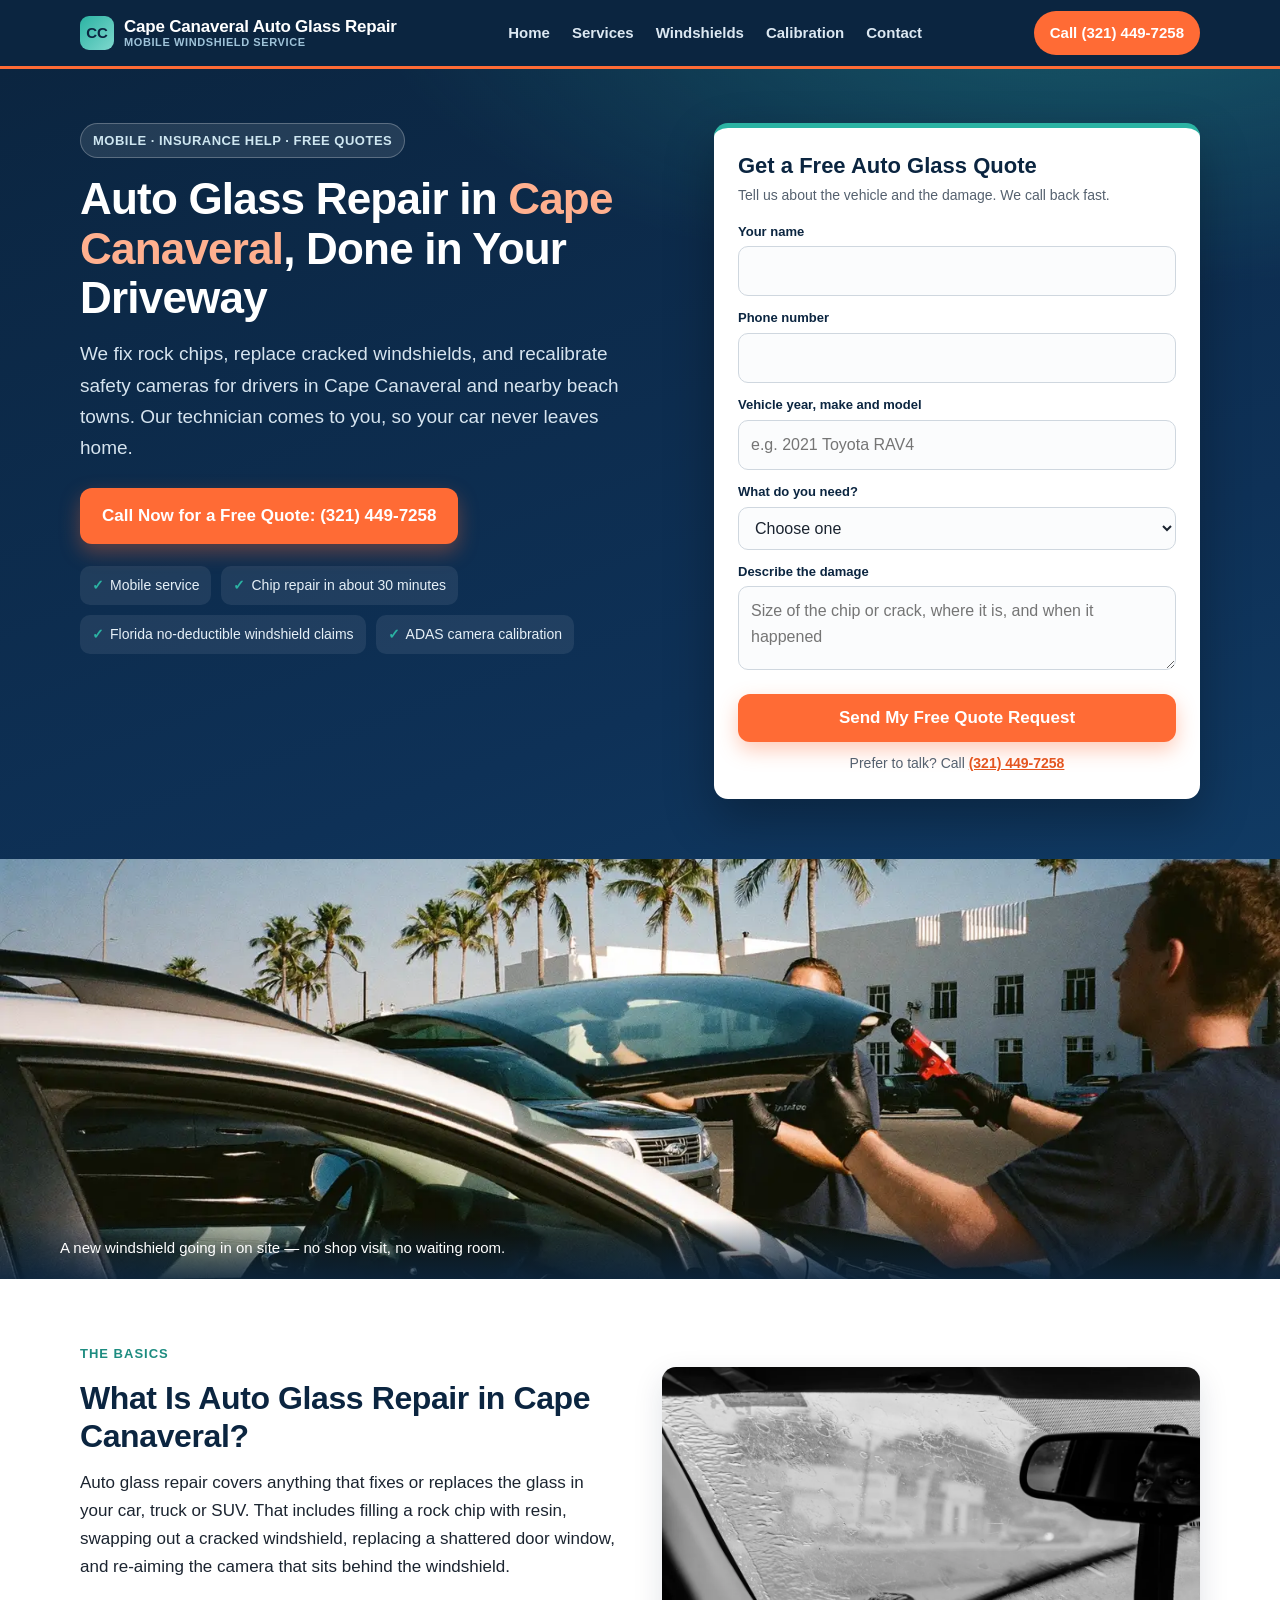
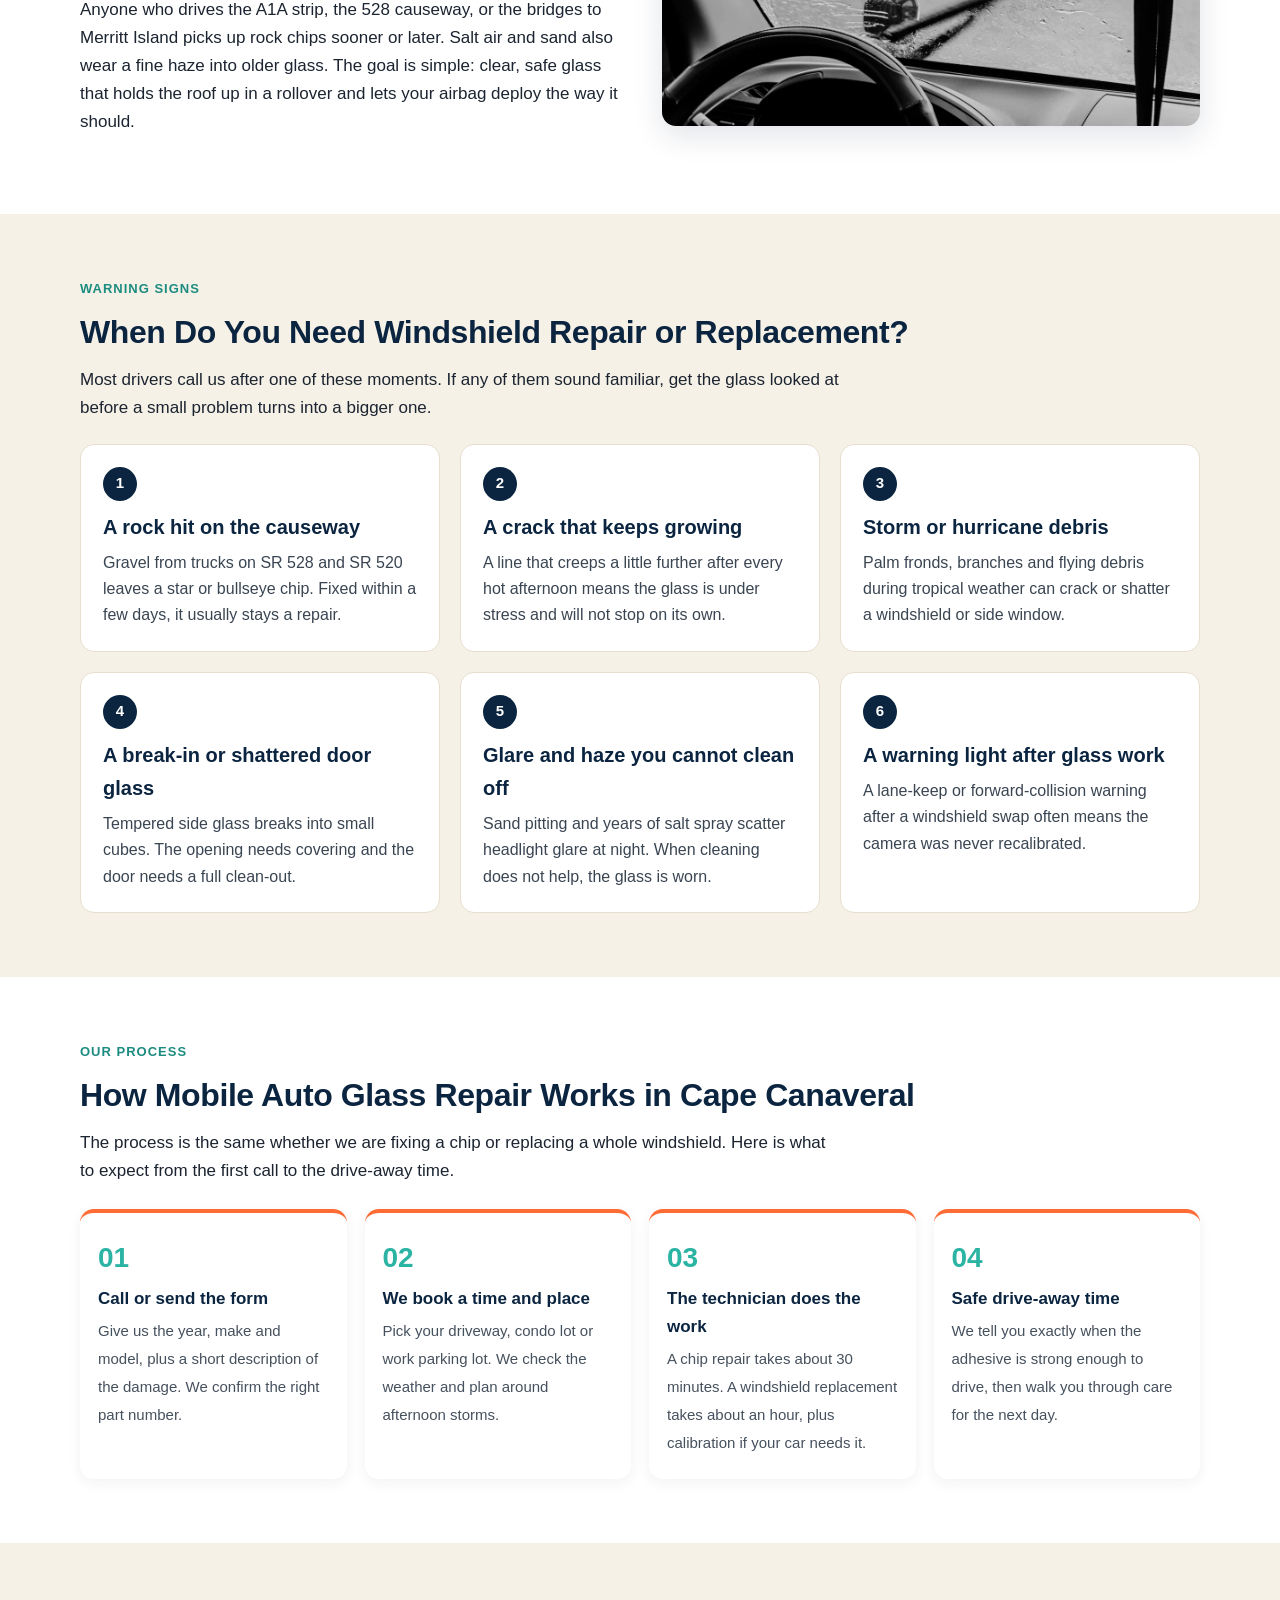
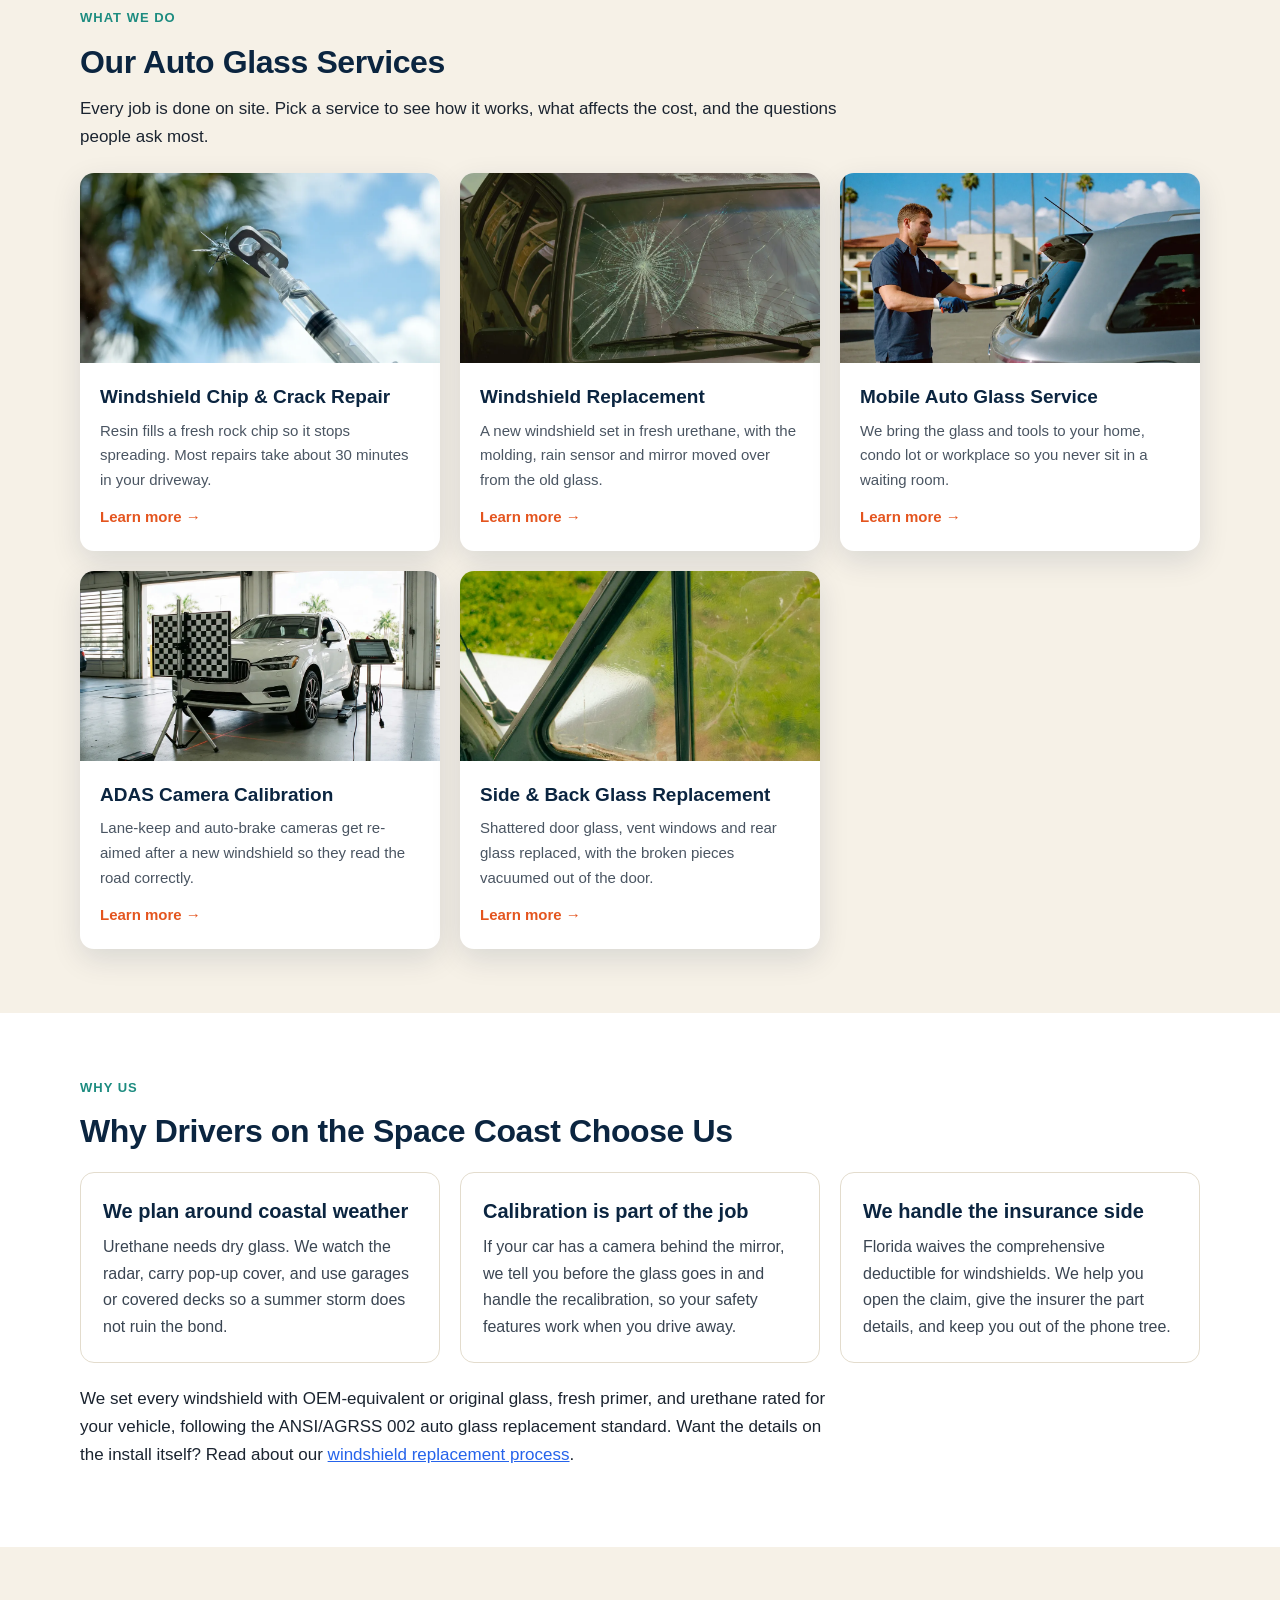
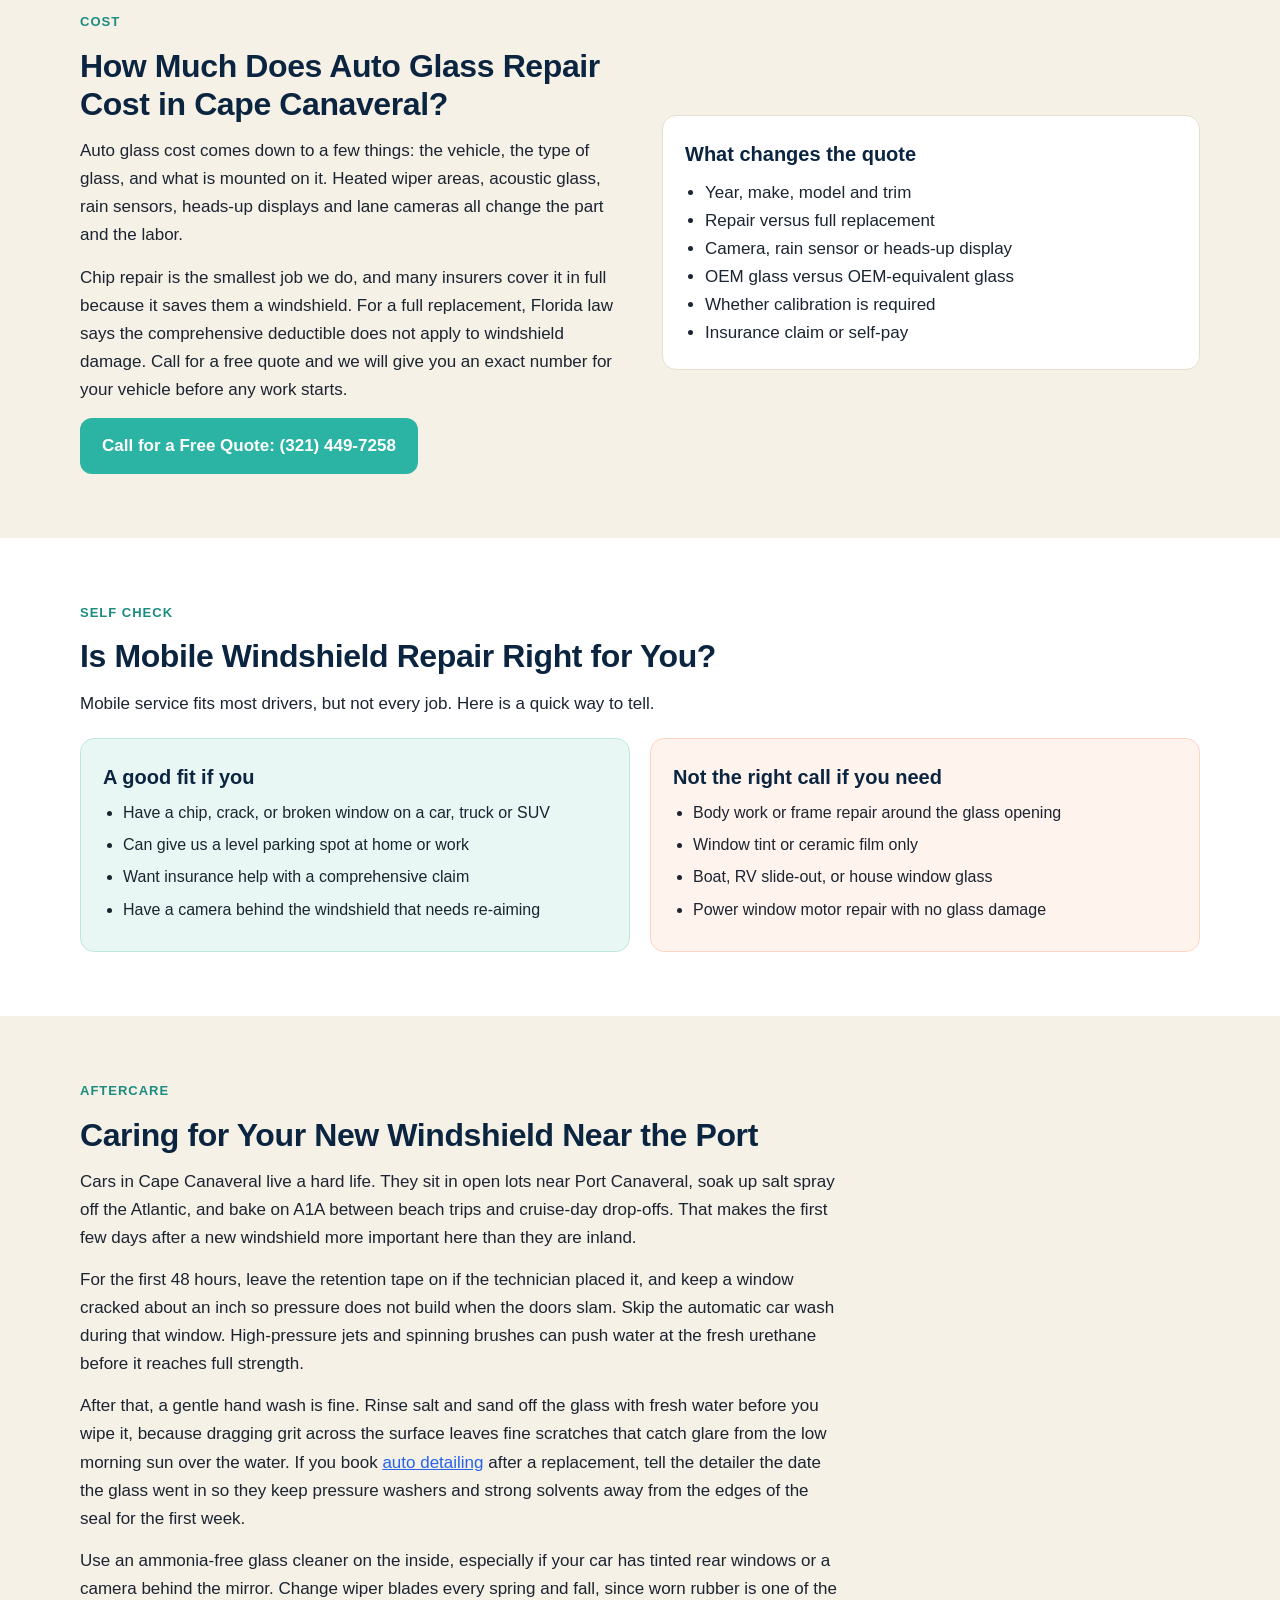
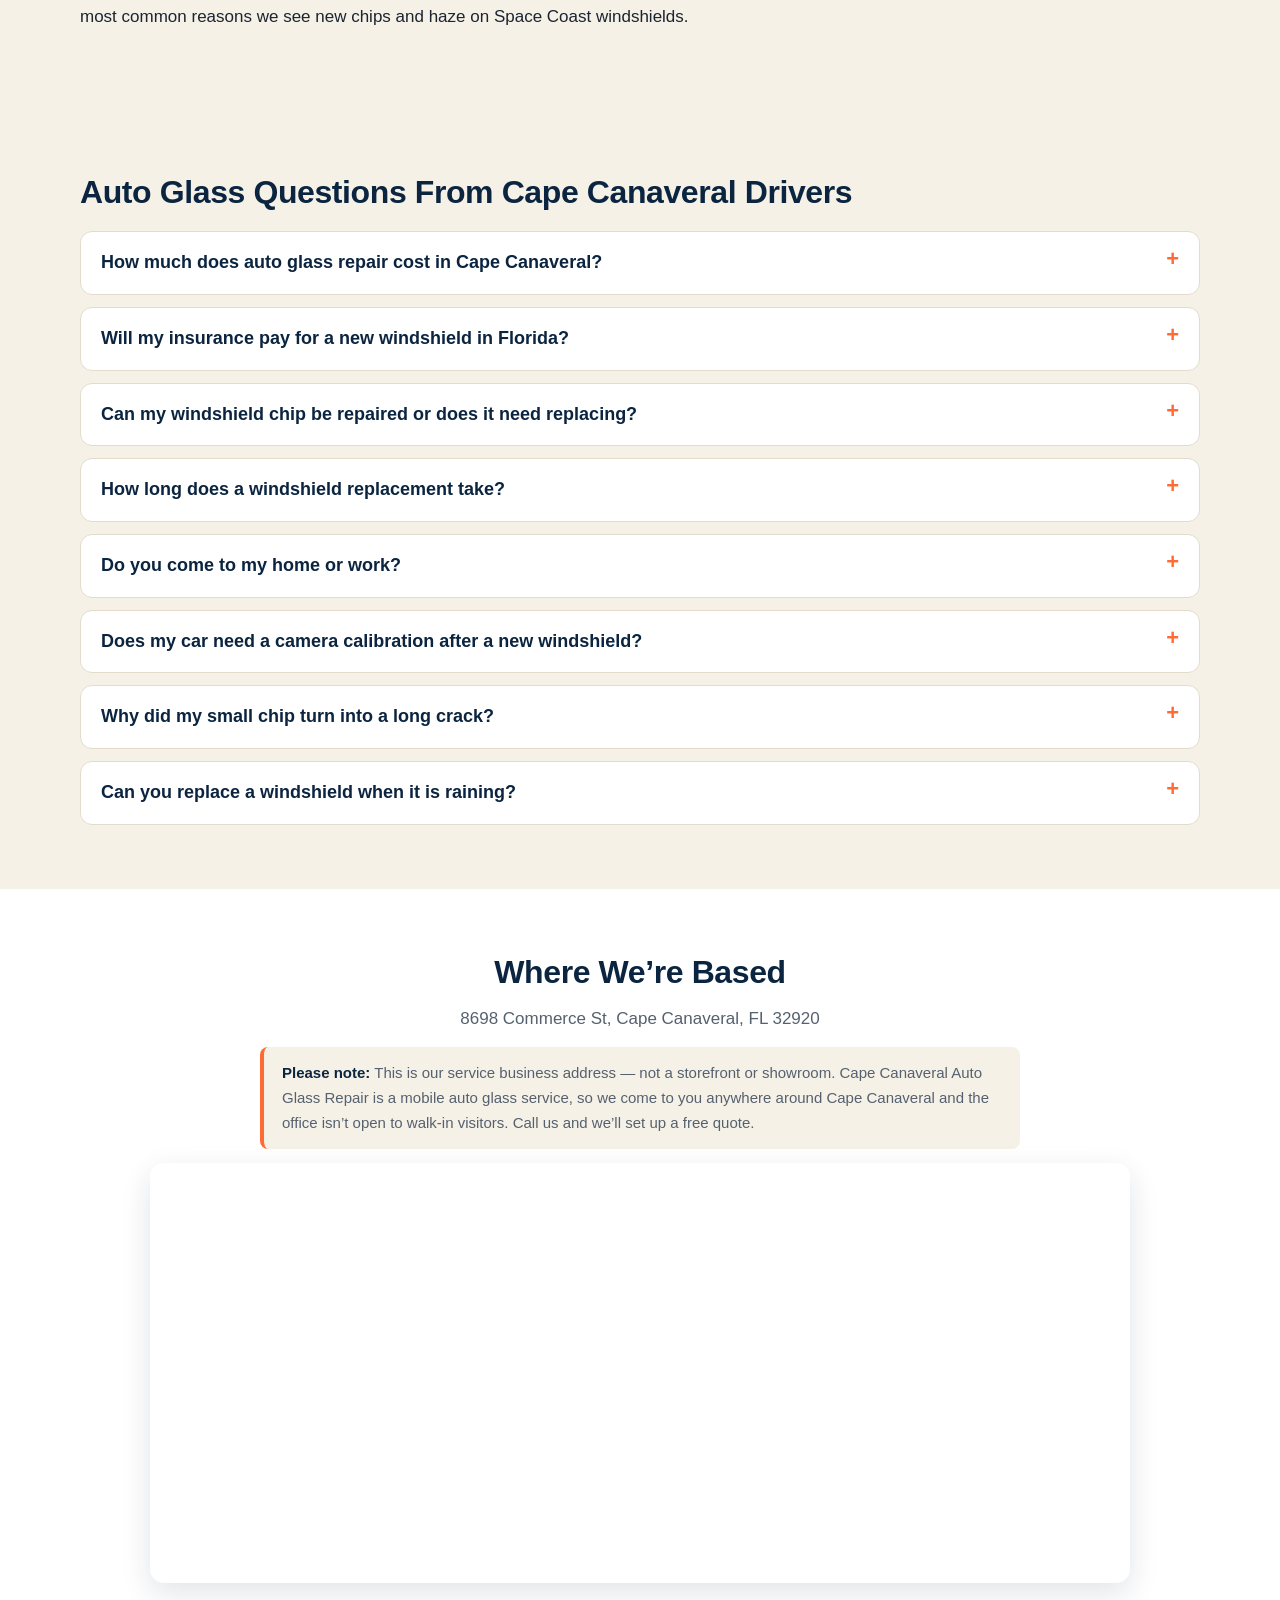
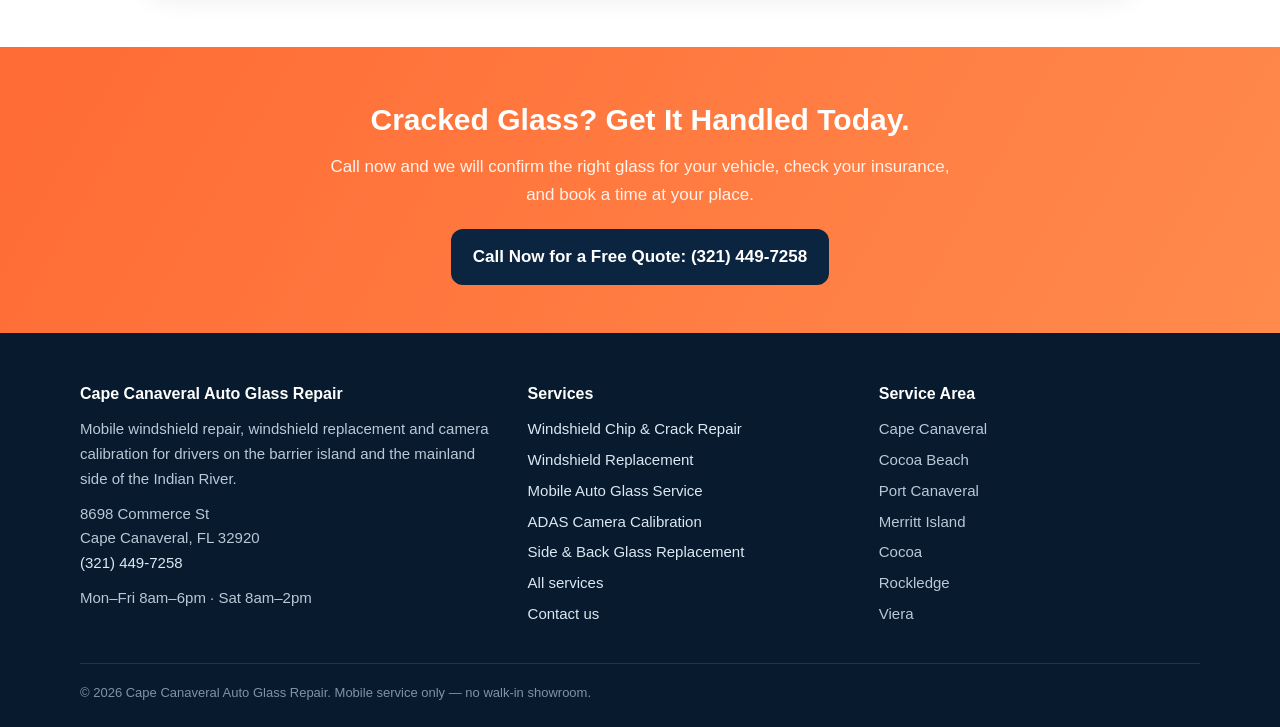
<file: index.html>
<!DOCTYPE html>
<html lang="en">
<head>
<meta charset="utf-8">
<meta name="viewport" content="width=device-width, initial-scale=1">
<title>Auto Glass Repair in Cape Canaveral, FL | Mobile Service</title>
<meta name="description" content="Mobile auto glass repair in Cape Canaveral, FL. Windshield chip repair, replacement and camera calibration at your home or work. Free quotes.">
<link rel="canonical" href="https://www.capecanaveralautoglassrepair.com/">
<meta property="og:title" content="Auto Glass Repair in Cape Canaveral, FL | Mobile Service">
<meta property="og:description" content="Mobile auto glass repair in Cape Canaveral, FL. Windshield chip repair, replacement and camera calibration at your home or work. Free quotes.">
<meta property="og:type" content="website">
<meta property="og:url" content="https://www.capecanaveralautoglassrepair.com/">
<meta property="og:image" content="https://www.capecanaveralautoglassrepair.com/windshield-installation-hero.webp">
<link rel="stylesheet" href="styles.css">
<script type="application/ld+json">{"@context": "https://schema.org", "@type": "AutoRepair", "name": "Cape Canaveral Auto Glass Repair", "telephone": "(321) 449-7258", "url": "https://www.capecanaveralautoglassrepair.com/", "image": "https://www.capecanaveralautoglassrepair.com/windshield-installation-hero.webp", "address": {"@type": "PostalAddress", "streetAddress": "8698 Commerce St", "addressLocality": "Cape Canaveral", "addressRegion": "FL", "postalCode": "32920", "addressCountry": "US"}, "areaServed": ["Cape Canaveral, FL", "Cocoa Beach, FL", "Port Canaveral, FL", "Merritt Island, FL", "Cocoa, FL", "Rockledge, FL", "Viera, FL"], "description": "Mobile auto glass repair, windshield replacement and ADAS calibration in Cape Canaveral, FL", "openingHours": ["Mo-Fr 08:00-18:00", "Sa 08:00-14:00"]}</script>
<script type="application/ld+json">{"@context": "https://schema.org", "@type": "FAQPage", "mainEntity": [{"@type": "Question", "name": "How much does auto glass repair cost in Cape Canaveral?", "acceptedAnswer": {"@type": "Answer", "text": "The cost depends on your vehicle, the type of glass, and whether a camera or rain sensor sits behind it. A chip repair is a much smaller job than a full windshield. Call or send the quote form with your year, make and model and we will give you a free quote before any work starts."}}, {"@type": "Question", "name": "Will my insurance pay for a new windshield in Florida?", "acceptedAnswer": {"@type": "Answer", "text": "Usually, yes. Florida Statute 627.7288 says the deductible on a comprehensive policy does not apply to windshield damage. If you carry comprehensive coverage, a covered windshield replacement typically costs you nothing out of pocket, and we can help you start the claim."}}, {"@type": "Question", "name": "Can my windshield chip be repaired or does it need replacing?", "acceptedAnswer": {"@type": "Answer", "text": "Most chips smaller than a quarter and single cracks shorter than about six inches can be repaired. Damage right in the driver's line of sight, damage that reaches the edge of the glass, or several long cracks usually means a new windshield. We tell you which one you need before we start."}}, {"@type": "Question", "name": "How long does a windshield replacement take?", "acceptedAnswer": {"@type": "Answer", "text": "The work itself takes about an hour. After that, the urethane adhesive needs time to reach a safe drive-away strength, usually under an hour on a warm, humid day. We give you the exact drive-away time for the adhesive we used."}}, {"@type": "Question", "name": "Do you come to my home or work?", "acceptedAnswer": {"@type": "Answer", "text": "Yes. We are a mobile service, so the work happens in your driveway, condo lot, or office parking lot. You only need a level spot with room to open the doors, and a garage or carport if storms are moving in."}}, {"@type": "Question", "name": "Does my car need a camera calibration after a new windshield?", "acceptedAnswer": {"@type": "Answer", "text": "If your car has lane-keep assist, automatic emergency braking, or adaptive cruise, there is likely a camera mounted behind the windshield. That camera has to be re-aimed after the glass is replaced so the safety features read the road correctly. We check your vehicle and tell you up front."}}, {"@type": "Question", "name": "Why did my small chip turn into a long crack?", "acceptedAnswer": {"@type": "Answer", "text": "Heat is the most common cause. Glass that sits in the sun all day and then gets blasted with cold air conditioning flexes, and a chip gives that stress a place to spread. Potholes, slammed doors, and rough bridge expansion joints can do the same thing, so fix chips early."}}, {"@type": "Question", "name": "Can you replace a windshield when it is raining?", "acceptedAnswer": {"@type": "Answer", "text": "The adhesive needs a dry surface, so we do not install glass in open rain. Summer storms here usually pass quickly, so we either work under a garage, carport, or covered parking deck, or move the appointment by a few hours."}}]}</script>
</head>
<body>
<header class="nav">
  <div class="wrap nav-in">
    <a class="logo" href="/"><span class="logo-mark">CC</span><span>Cape Canaveral Auto Glass Repair<small>Mobile windshield service</small></span></a>
    <ul class="links"><li><a href="/" aria-current="page">Home</a></li><li><a href="services.html">Services</a></li><li><a href="windshield-replacement-cape-canaveral.html">Windshields</a></li><li><a href="adas-calibration-cape-canaveral.html">Calibration</a></li><li><a href="contact.html">Contact</a></li></ul>
    <a class="nav-call" href="tel:+13214497258">Call (321) 449-7258</a>
  </div>
  <ul class="subnav"><li><a href="/" aria-current="page">Home</a></li><li><a href="services.html">Services</a></li><li><a href="windshield-replacement-cape-canaveral.html">Windshields</a></li><li><a href="adas-calibration-cape-canaveral.html">Calibration</a></li><li><a href="contact.html">Contact</a></li></ul>
</header>
<section class="hero">
  <div class="wrap hero-grid">
    <div>
      <span class="badge">Mobile &middot; Insurance help &middot; Free quotes</span>
      <h1>Auto Glass Repair in <span>Cape Canaveral</span>, Done in Your Driveway</h1>
      <p class="lede">We fix rock chips, replace cracked windshields, and recalibrate safety cameras for drivers in Cape Canaveral and nearby beach towns. Our technician comes to you, so your car never leaves home.</p>
      <a class="btn btn-orange" href="tel:+13214497258">Call Now for a Free Quote: (321) 449-7258</a>
      <ul class="chips"><li>Mobile service</li><li>Chip repair in about 30 minutes</li><li>Florida no-deductible windshield claims</li><li>ADAS camera calibration</li></ul>
    </div>
    <form class="quote" action="https://formspree.io/f/meaekedk" method="POST">
      <input type="hidden" name="_subject" value="New Lead - Auto Glass Repair in Cape Canaveral">
      <h2>Get a Free Auto Glass Quote</h2>
      <p class="sub">Tell us about the vehicle and the damage. We call back fast.</p>
      <div class="field"><label for="q-name">Your name</label><input id="q-name" type="text" name="name" autocomplete="name" required></div>
      <div class="field"><label for="q-phone">Phone number</label><input id="q-phone" type="tel" name="phone" autocomplete="tel" required></div>
      <div class="field"><label for="q-vehicle">Vehicle year, make and model</label><input id="q-vehicle" type="text" name="vehicle" placeholder="e.g. 2021 Toyota RAV4"></div>
      <div class="field"><label for="q-service">What do you need?</label><select id="q-service" name="service"><option value="">Choose one</option><option>Chip or crack repair</option><option>Windshield replacement</option><option>Side window</option><option>Back glass</option><option>Camera calibration</option><option>Not sure yet</option></select></div>
      <div class="field"><label for="q-msg">Describe the damage</label><textarea id="q-msg" name="message" placeholder="Size of the chip or crack, where it is, and when it happened"></textarea></div>
      <input type="text" name="_gotcha" class="hp" style="display:none" tabindex="-1" autocomplete="off">
      <button type="submit" class="btn btn-orange">Send My Free Quote Request</button>
      <p class="alt">Prefer to talk? Call <a href="tel:+13214497258">(321) 449-7258</a></p>
    </form>
  </div>
</section>
<figure class="band"><img src="windshield-installation-hero.webp" alt="Two technicians setting a new windshield on an SUV in a sunny parking lot" width="1600" height="900" fetchpriority="high"><figcaption><div class="wrap">A new windshield going in on site &mdash; no shop visit, no waiting room.</div></figcaption></figure>
<section class="sec">
  <div class="wrap two">
    <div>
      <p class="kicker">The basics</p>
      <h2>What Is Auto Glass Repair in Cape Canaveral?</h2>
      <p>Auto glass repair covers anything that fixes or replaces the glass in your car, truck or SUV. That includes filling a rock chip with resin, swapping out a cracked windshield, replacing a shattered door window, and re-aiming the camera that sits behind the windshield.</p>
      <p>Anyone who drives the A1A strip, the 528 causeway, or the bridges to Merritt Island picks up rock chips sooner or later. Salt air and sand also wear a fine haze into older glass. The goal is simple: clear, safe glass that holds the roof up in a rollover and lets your airbag deploy the way it should.</p>
    </div>
    <img src="windshield-wipers-rain-storm.webp" alt="Driver view through a windshield as wipers clear heavy rain" width="1200" height="800" loading="lazy">
  </div>
</section>

<section class="sec sand">
  <div class="wrap">
    <p class="kicker">Warning signs</p>
    <h2>When Do You Need Windshield Repair or Replacement?</h2>
    <p>Most drivers call us after one of these moments. If any of them sound familiar, get the glass looked at before a small problem turns into a bigger one.</p>
    <div class="grid3">
      <div class="card"><span class="num">1</span><h3>A rock hit on the causeway</h3><p>Gravel from trucks on SR 528 and SR 520 leaves a star or bullseye chip. Fixed within a few days, it usually stays a repair.</p></div>
      <div class="card"><span class="num">2</span><h3>A crack that keeps growing</h3><p>A line that creeps a little further after every hot afternoon means the glass is under stress and will not stop on its own.</p></div>
      <div class="card"><span class="num">3</span><h3>Storm or hurricane debris</h3><p>Palm fronds, branches and flying debris during tropical weather can crack or shatter a windshield or side window.</p></div>
      <div class="card"><span class="num">4</span><h3>A break-in or shattered door glass</h3><p>Tempered side glass breaks into small cubes. The opening needs covering and the door needs a full clean-out.</p></div>
      <div class="card"><span class="num">5</span><h3>Glare and haze you cannot clean off</h3><p>Sand pitting and years of salt spray scatter headlight glare at night. When cleaning does not help, the glass is worn.</p></div>
      <div class="card"><span class="num">6</span><h3>A warning light after glass work</h3><p>A lane-keep or forward-collision warning after a windshield swap often means the camera was never recalibrated.</p></div>
    </div>
  </div>
</section>

<section class="sec">
  <div class="wrap">
    <p class="kicker">Our process</p>
    <h2>How Mobile Auto Glass Repair Works in Cape Canaveral</h2>
    <p>The process is the same whether we are fixing a chip or replacing a whole windshield. Here is what to expect from the first call to the drive-away time.</p>
    <ol class="steps">
      <li><strong>Call or send the form</strong><span>Give us the year, make and model, plus a short description of the damage. We confirm the right part number.</span></li>
      <li><strong>We book a time and place</strong><span>Pick your driveway, condo lot or work parking lot. We check the weather and plan around afternoon storms.</span></li>
      <li><strong>The technician does the work</strong><span>A chip repair takes about 30 minutes. A windshield replacement takes about an hour, plus calibration if your car needs it.</span></li>
      <li><strong>Safe drive-away time</strong><span>We tell you exactly when the adhesive is strong enough to drive, then walk you through care for the next day.</span></li>
    </ol>
  </div>
</section>

<section class="sec sand">
  <div class="wrap">
    <p class="kicker">What we do</p>
    <h2>Our Auto Glass Services</h2>
    <p>Every job is done on site. Pick a service to see how it works, what affects the cost, and the questions people ask most.</p>
    <div class="grid3"><a class="svc" href="windshield-repair-cape-canaveral.html"><img src="windshield-chip-repair-resin.webp" alt="Resin injector repairing a star-shaped windshield chip" width="1200" height="800" loading="lazy"><div><h3>Windshield Chip &amp; Crack Repair</h3><p>Resin fills a fresh rock chip so it stops spreading. Most repairs take about 30 minutes in your driveway.</p><span>Learn more &rarr;</span></div></a><a class="svc" href="windshield-replacement-cape-canaveral.html"><img src="cracked-windshield-replacement.webp" alt="Windshield with a large spiderweb crack that needs replacing" width="1200" height="800" loading="lazy"><div><h3>Windshield Replacement</h3><p>A new windshield set in fresh urethane, with the molding, rain sensor and mirror moved over from the old glass.</p><span>Learn more &rarr;</span></div></a><a class="svc" href="mobile-auto-glass-cape-canaveral.html"><img src="mobile-auto-glass-technician.webp" alt="Mobile auto glass technician working on an SUV in a parking lot" width="1200" height="800" loading="lazy"><div><h3>Mobile Auto Glass Service</h3><p>We bring the glass and tools to your home, condo lot or workplace so you never sit in a waiting room.</p><span>Learn more &rarr;</span></div></a><a class="svc" href="adas-calibration-cape-canaveral.html"><img src="adas-camera-calibration-target.webp" alt="SUV lined up with a camera calibration target in a service bay" width="1200" height="800" loading="lazy"><div><h3>ADAS Camera Calibration</h3><p>Lane-keep and auto-brake cameras get re-aimed after a new windshield so they read the road correctly.</p><span>Learn more &rarr;</span></div></a><a class="svc" href="side-window-replacement-cape-canaveral.html"><img src="cracked-side-vent-window.webp" alt="Cracked small side vent window on an older vehicle" width="1200" height="800" loading="lazy"><div><h3>Side &amp; Back Glass Replacement</h3><p>Shattered door glass, vent windows and rear glass replaced, with the broken pieces vacuumed out of the door.</p><span>Learn more &rarr;</span></div></a></div>
  </div>
</section>

<section class="sec">
  <div class="wrap">
    <p class="kicker">Why us</p>
    <h2>Why Drivers on the Space Coast Choose Us</h2>
    <div class="grid3">
      <div class="card"><h3>We plan around coastal weather</h3><p>Urethane needs dry glass. We watch the radar, carry pop-up cover, and use garages or covered decks so a summer storm does not ruin the bond.</p></div>
      <div class="card"><h3>Calibration is part of the job</h3><p>If your car has a camera behind the mirror, we tell you before the glass goes in and handle the recalibration, so your safety features work when you drive away.</p></div>
      <div class="card"><h3>We handle the insurance side</h3><p>Florida waives the comprehensive deductible for windshields. We help you open the claim, give the insurer the part details, and keep you out of the phone tree.</p></div>
    </div>
    <p style="margin-top:22px">We set every windshield with OEM-equivalent or original glass, fresh primer, and urethane rated for your vehicle, following the ANSI/AGRSS 002 auto glass replacement standard. Want the details on the install itself? Read about our <a href="windshield-replacement-cape-canaveral.html" class="body-link" style="color: #2563eb; text-decoration: underline;">windshield replacement process</a>.</p>
  </div>
</section>

<section class="sec sand">
  <div class="wrap two">
    <div>
      <p class="kicker">Cost</p>
      <h2>How Much Does Auto Glass Repair Cost in Cape Canaveral?</h2>
      <p>Auto glass cost comes down to a few things: the vehicle, the type of glass, and what is mounted on it. Heated wiper areas, acoustic glass, rain sensors, heads-up displays and lane cameras all change the part and the labor.</p>
      <p>Chip repair is the smallest job we do, and many insurers cover it in full because it saves them a windshield. For a full replacement, Florida law says the comprehensive deductible does not apply to windshield damage. Call for a free quote and we will give you an exact number for your vehicle before any work starts.</p>
      <a class="btn btn-sea" href="tel:+13214497258">Call for a Free Quote: (321) 449-7258</a>
    </div>
    <div class="card">
      <h3>What changes the quote</h3>
      <ul style="padding-left:20px;margin-top:8px">
        <li>Year, make, model and trim</li>
        <li>Repair versus full replacement</li>
        <li>Camera, rain sensor or heads-up display</li>
        <li>OEM glass versus OEM-equivalent glass</li>
        <li>Whether calibration is required</li>
        <li>Insurance claim or self-pay</li>
      </ul>
    </div>
  </div>
</section>

<section class="sec">
  <div class="wrap">
    <p class="kicker">Self check</p>
    <h2>Is Mobile Windshield Repair Right for You?</h2>
    <p>Mobile service fits most drivers, but not every job. Here is a quick way to tell.</p>
    <div class="fit">
      <div class="yes"><h3>A good fit if you</h3><ul>
        <li>Have a chip, crack, or broken window on a car, truck or SUV</li>
        <li>Can give us a level parking spot at home or work</li>
        <li>Want insurance help with a comprehensive claim</li>
        <li>Have a camera behind the windshield that needs re-aiming</li>
      </ul></div>
      <div class="no"><h3>Not the right call if you need</h3><ul>
        <li>Body work or frame repair around the glass opening</li>
        <li>Window tint or ceramic film only</li>
        <li>Boat, RV slide-out, or house window glass</li>
        <li>Power window motor repair with no glass damage</li>
      </ul></div>
    </div>
  </div>
</section>

<section class="sec sand">
  <div class="wrap">
    <p class="kicker">Aftercare</p>
    <h2>Caring for Your New Windshield Near the Port</h2>
    <p>Cars in Cape Canaveral live a hard life. They sit in open lots near Port Canaveral, soak up salt spray off the Atlantic, and bake on A1A between beach trips and cruise-day drop-offs. That makes the first few days after a new windshield more important here than they are inland.</p>
    <p>For the first 48 hours, leave the retention tape on if the technician placed it, and keep a window cracked about an inch so pressure does not build when the doors slam. Skip the automatic car wash during that window. High-pressure jets and spinning brushes can push water at the fresh urethane before it reaches full strength.</p>
    <p>After that, a gentle hand wash is fine. Rinse salt and sand off the glass with fresh water before you wipe it, because dragging grit across the surface leaves fine scratches that catch glare from the low morning sun over the water. If you book <a href="https://cardetailingwarren.com/" style="color: #2563eb; text-decoration: underline;">auto detailing</a> after a replacement, tell the detailer the date the glass went in so they keep pressure washers and strong solvents away from the edges of the seal for the first week.</p>
    <p>Use an ammonia-free glass cleaner on the inside, especially if your car has tinted rear windows or a camera behind the mirror. Change wiper blades every spring and fall, since worn rubber is one of the most common reasons we see new chips and haze on Space Coast windshields.</p>
  </div>
</section>

<section class="sec sand">
  <div class="wrap">
    <h2>Auto Glass Questions From Cape Canaveral Drivers</h2>
      <div class="faq"><details><summary><h3>How much does auto glass repair cost in Cape Canaveral?</h3></summary><p>The cost depends on your vehicle, the type of glass, and whether a camera or rain sensor sits behind it. A chip repair is a much smaller job than a full windshield. Call or send the quote form with your year, make and model and we will give you a free quote before any work starts.</p></details><details><summary><h3>Will my insurance pay for a new windshield in Florida?</h3></summary><p>Usually, yes. Florida Statute 627.7288 says the deductible on a comprehensive policy does not apply to windshield damage. If you carry comprehensive coverage, a covered windshield replacement typically costs you nothing out of pocket, and we can help you start the claim.</p></details><details><summary><h3>Can my windshield chip be repaired or does it need replacing?</h3></summary><p>Most chips smaller than a quarter and single cracks shorter than about six inches can be repaired. Damage right in the driver&#x27;s line of sight, damage that reaches the edge of the glass, or several long cracks usually means a new windshield. We tell you which one you need before we start.</p></details><details><summary><h3>How long does a windshield replacement take?</h3></summary><p>The work itself takes about an hour. After that, the urethane adhesive needs time to reach a safe drive-away strength, usually under an hour on a warm, humid day. We give you the exact drive-away time for the adhesive we used.</p></details><details><summary><h3>Do you come to my home or work?</h3></summary><p>Yes. We are a mobile service, so the work happens in your driveway, condo lot, or office parking lot. You only need a level spot with room to open the doors, and a garage or carport if storms are moving in.</p></details><details><summary><h3>Does my car need a camera calibration after a new windshield?</h3></summary><p>If your car has lane-keep assist, automatic emergency braking, or adaptive cruise, there is likely a camera mounted behind the windshield. That camera has to be re-aimed after the glass is replaced so the safety features read the road correctly. We check your vehicle and tell you up front.</p></details><details><summary><h3>Why did my small chip turn into a long crack?</h3></summary><p>Heat is the most common cause. Glass that sits in the sun all day and then gets blasted with cold air conditioning flexes, and a chip gives that stress a place to spread. Potholes, slammed doors, and rough bridge expansion joints can do the same thing, so fix chips early.</p></details><details><summary><h3>Can you replace a windshield when it is raining?</h3></summary><p>The adhesive needs a dry surface, so we do not install glass in open rain. Summer storms here usually pass quickly, so we either work under a garage, carport, or covered parking deck, or move the appointment by a few hours.</p></details></div>
  </div>
</section>

<!-- MAP / LOCATION -->
<section class="sec" style="text-align:center">
  <div class="wrap">
    <h2>Where We&rsquo;re Based</h2>
    <p style="margin:0 auto 14px;color:var(--muted)">8698 Commerce St, Cape Canaveral, FL 32920</p>
    <p class="note"><strong style="color:var(--navy)">Please note:</strong> This is our service business address &mdash; not a storefront or showroom. Cape Canaveral Auto Glass Repair is a mobile auto glass service, so we come to you anywhere around Cape Canaveral and the office isn&rsquo;t open to walk-in visitors. Call us and we&rsquo;ll set up a free quote.</p>
    <div class="map"><iframe title="Map to Cape Canaveral Auto Glass Repair service address, 8698 Commerce St, Cape Canaveral, FL 32920" src="https://www.google.com/maps?q=8698+Commerce+St%2C+Cape+Canaveral%2C+FL+32920&amp;output=embed" loading="lazy" referrerpolicy="no-referrer-when-downgrade" allowfullscreen></iframe></div>
  </div>
</section>
<section class="cta">
  <div class="wrap">
    <h2>Cracked Glass? Get It Handled Today.</h2>
    <p>Call now and we will confirm the right glass for your vehicle, check your insurance, and book a time at your place.</p>
    <a class="btn" href="tel:+13214497258">Call Now for a Free Quote: (321) 449-7258</a>
  </div>
</section>
<footer>
  <div class="wrap">
    <div class="fgrid">
      <div>
        <h3>Cape Canaveral Auto Glass Repair</h3>
        <p>Mobile windshield repair, windshield replacement and camera calibration for drivers on the barrier island and the mainland side of the Indian River.</p>
        <p style="margin-top:10px">8698 Commerce St<br>Cape Canaveral, FL 32920<br><a href="tel:+13214497258">(321) 449-7258</a></p>
        <p style="margin-top:10px">Mon&ndash;Fri 8am&ndash;6pm &middot; Sat 8am&ndash;2pm</p>
      </div>
      <div><h3>Services</h3><ul><li><a href="windshield-repair-cape-canaveral.html">Windshield Chip &amp; Crack Repair</a></li><li><a href="windshield-replacement-cape-canaveral.html">Windshield Replacement</a></li><li><a href="mobile-auto-glass-cape-canaveral.html">Mobile Auto Glass Service</a></li><li><a href="adas-calibration-cape-canaveral.html">ADAS Camera Calibration</a></li><li><a href="side-window-replacement-cape-canaveral.html">Side &amp; Back Glass Replacement</a></li><li><a href="services.html">All services</a></li><li><a href="contact.html">Contact us</a></li></ul></div>
      <div><h3>Service Area</h3><ul><li>Cape Canaveral</li><li>Cocoa Beach</li><li>Port Canaveral</li><li>Merritt Island</li><li>Cocoa</li><li>Rockledge</li><li>Viera</li></ul></div>
    </div>
    <p class="copy">&copy; 2026 Cape Canaveral Auto Glass Repair. Mobile service only &mdash; no walk-in showroom.</p>
  </div>
</footer>
</body>
</html>
</file>
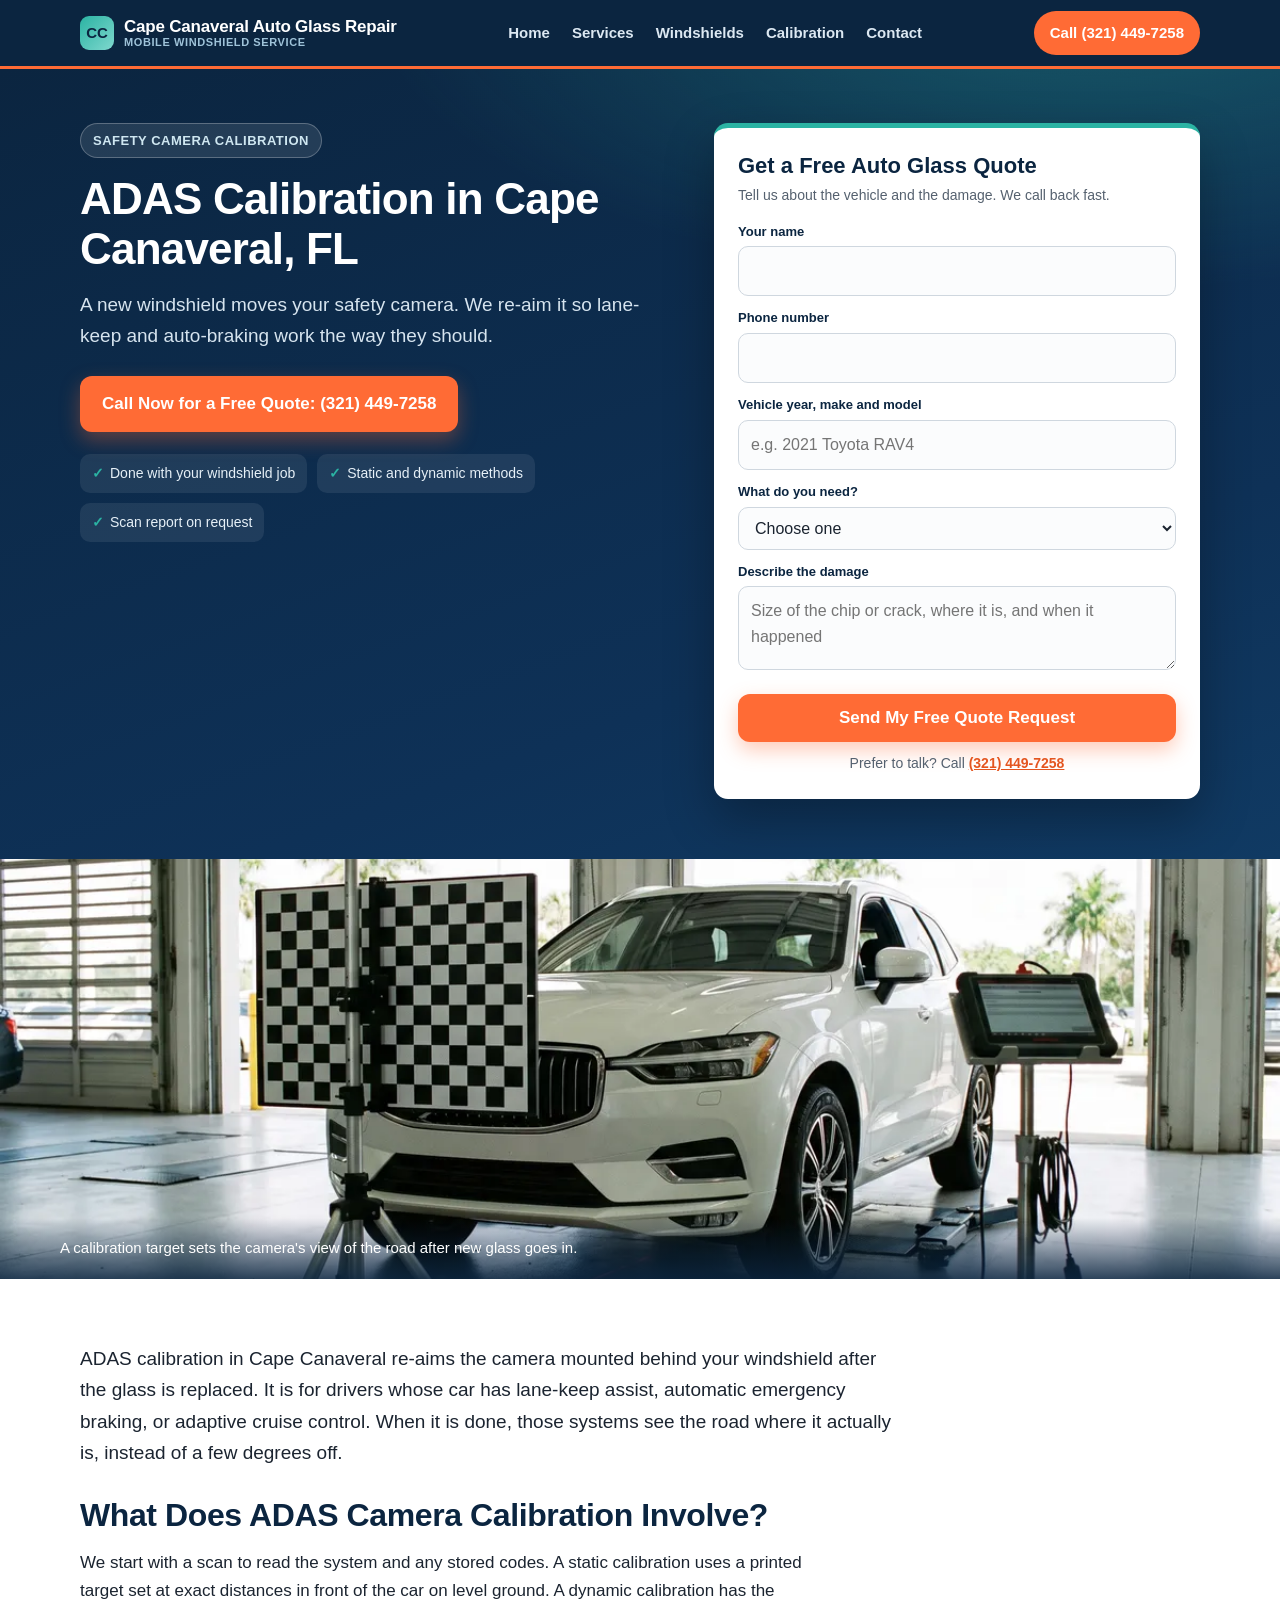
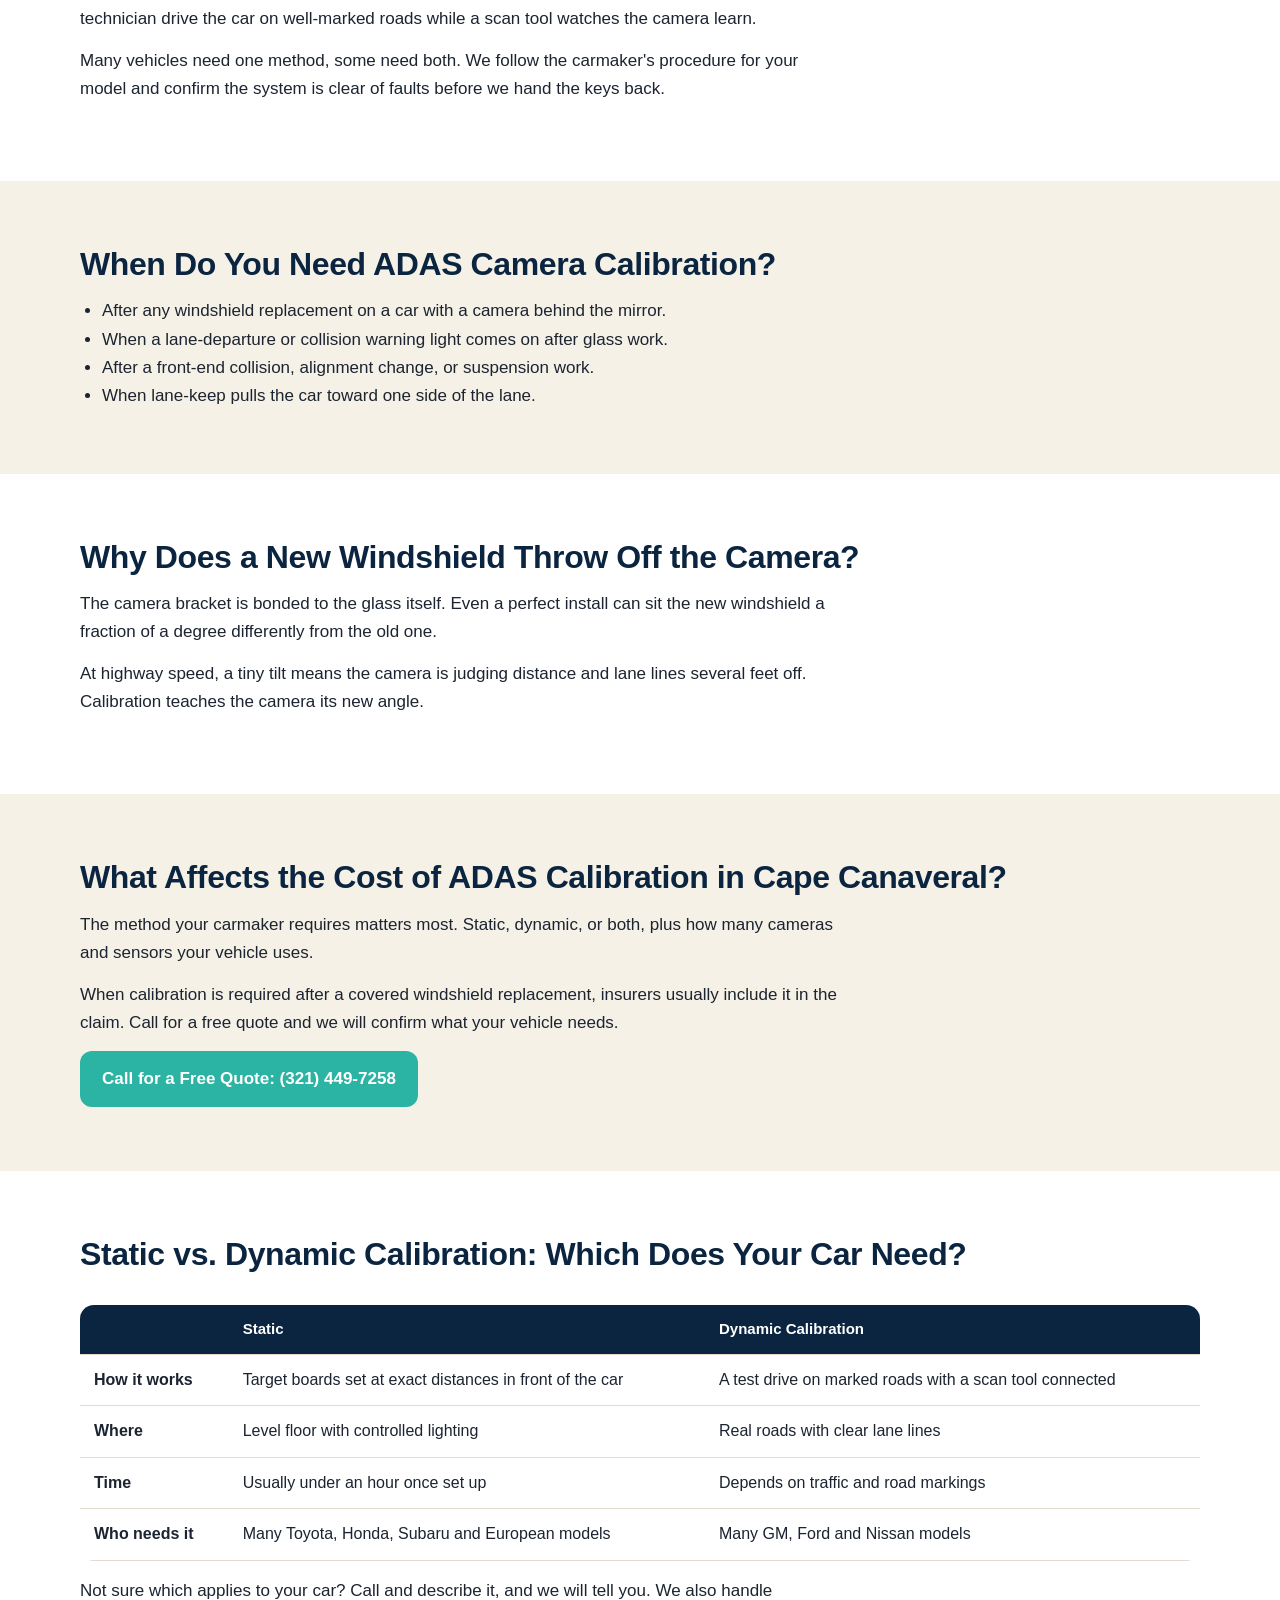
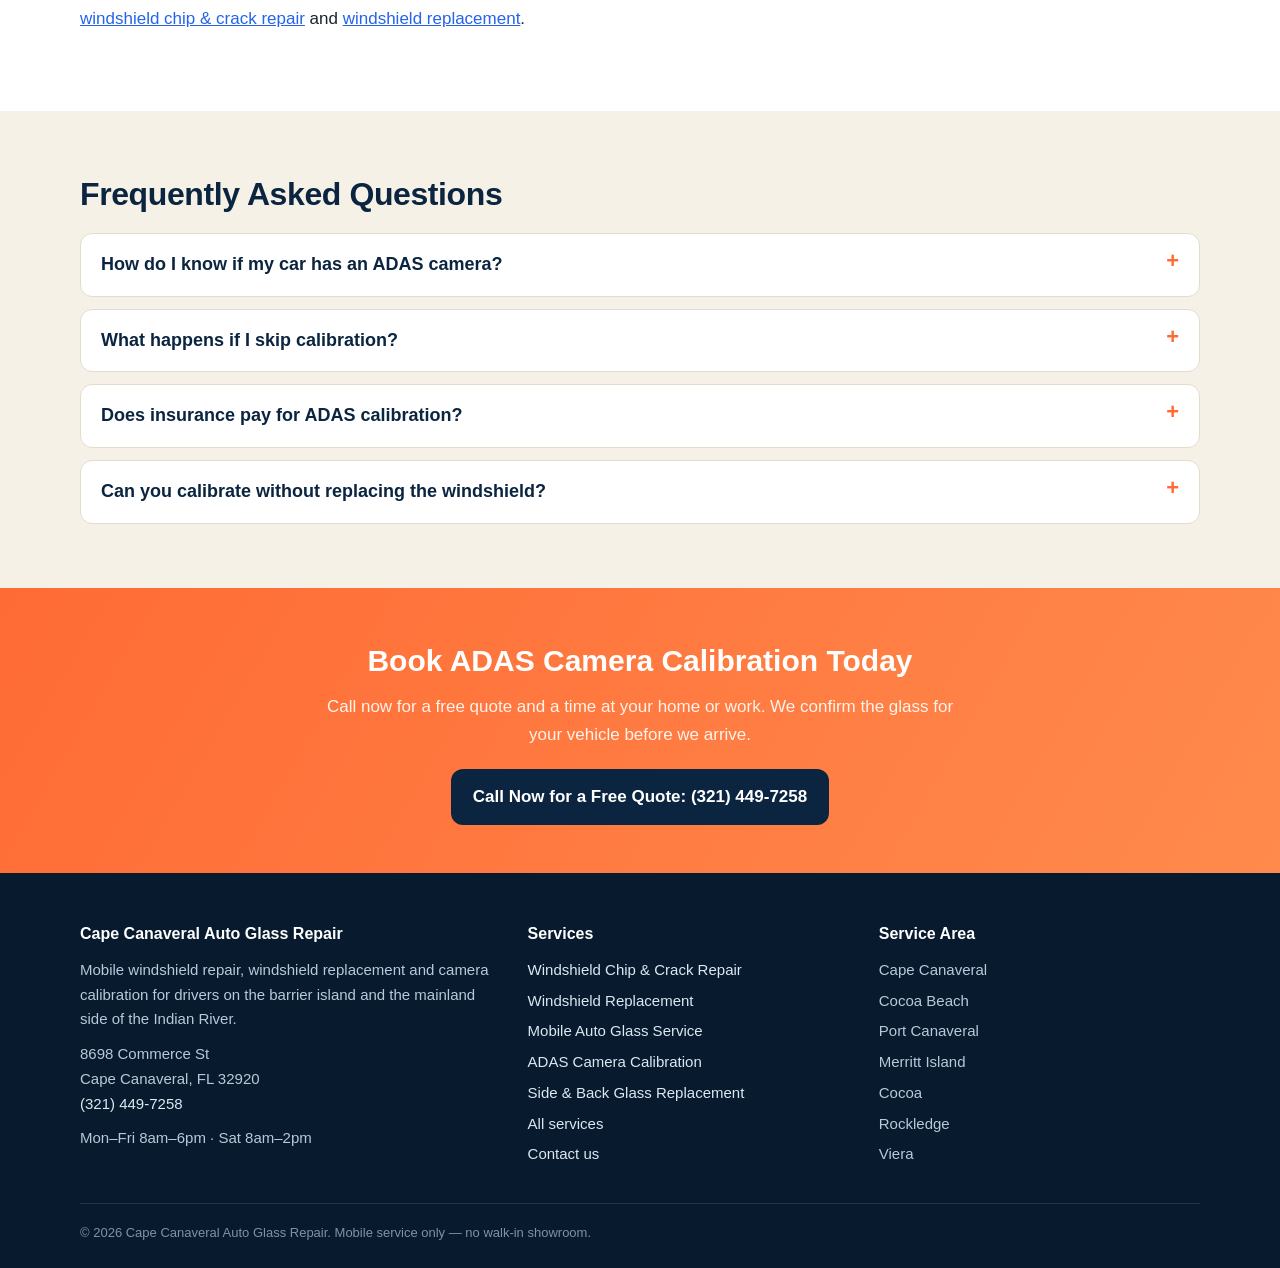
<file: adas-calibration-cape-canaveral.html>
<!DOCTYPE html>
<html lang="en">
<head>
<meta charset="utf-8">
<meta name="viewport" content="width=device-width, initial-scale=1">
<title>ADAS Calibration in Cape Canaveral, FL | Windshield Camera</title>
<meta name="description" content="ADAS camera calibration in Cape Canaveral, FL after windshield replacement. Lane-keep and auto-brake cameras re-aimed. Free quotes.">
<link rel="canonical" href="https://www.capecanaveralautoglassrepair.com/adas-calibration-cape-canaveral.html">
<meta property="og:title" content="ADAS Calibration in Cape Canaveral, FL | Windshield Camera">
<meta property="og:description" content="ADAS camera calibration in Cape Canaveral, FL after windshield replacement. Lane-keep and auto-brake cameras re-aimed. Free quotes.">
<meta property="og:type" content="website">
<meta property="og:url" content="https://www.capecanaveralautoglassrepair.com/adas-calibration-cape-canaveral.html">
<meta property="og:image" content="https://www.capecanaveralautoglassrepair.com/windshield-installation-hero.webp">
<link rel="stylesheet" href="styles.css">
<script type="application/ld+json">{"@context": "https://schema.org", "@type": "AutoRepair", "name": "Cape Canaveral Auto Glass Repair", "telephone": "(321) 449-7258", "url": "https://www.capecanaveralautoglassrepair.com/", "image": "https://www.capecanaveralautoglassrepair.com/windshield-installation-hero.webp", "address": {"@type": "PostalAddress", "streetAddress": "8698 Commerce St", "addressLocality": "Cape Canaveral", "addressRegion": "FL", "postalCode": "32920", "addressCountry": "US"}, "areaServed": ["Cape Canaveral, FL", "Cocoa Beach, FL", "Port Canaveral, FL", "Merritt Island, FL", "Cocoa, FL", "Rockledge, FL", "Viera, FL"], "description": "ADAS Calibration in Cape Canaveral, FL", "openingHours": ["Mo-Fr 08:00-18:00", "Sa 08:00-14:00"]}</script>
<script type="application/ld+json">{"@context": "https://schema.org", "@type": "FAQPage", "mainEntity": [{"@type": "Question", "name": "How do I know if my car has an ADAS camera?", "acceptedAnswer": {"@type": "Answer", "text": "Look behind your rearview mirror from outside the car. A black housing with a lens, often with a small window in the tint band, usually means a forward camera."}}, {"@type": "Question", "name": "What happens if I skip calibration?", "acceptedAnswer": {"@type": "Answer", "text": "Lane-keep may steer you toward the line, and automatic braking may react late or brake for nothing. A warning light may or may not appear, so do not rely on the dash to tell you."}}, {"@type": "Question", "name": "Does insurance pay for ADAS calibration?", "acceptedAnswer": {"@type": "Answer", "text": "When calibration is required after a covered windshield replacement, insurers usually treat it as part of the claim. We confirm it with them before the work."}}, {"@type": "Question", "name": "Can you calibrate without replacing the windshield?", "acceptedAnswer": {"@type": "Answer", "text": "Yes. If a warning light came on after other repairs, or a previous installer skipped calibration, we can scan and calibrate on its own."}}]}</script>
<script type="application/ld+json">{"@context": "https://schema.org", "@type": "Service", "serviceType": "ADAS Camera Calibration", "areaServed": "Cape Canaveral, FL", "provider": {"@type": "LocalBusiness", "name": "Cape Canaveral Auto Glass Repair", "telephone": "(321) 449-7258"}}</script>
</head>
<body>
<header class="nav">
  <div class="wrap nav-in">
    <a class="logo" href="/"><span class="logo-mark">CC</span><span>Cape Canaveral Auto Glass Repair<small>Mobile windshield service</small></span></a>
    <ul class="links"><li><a href="/">Home</a></li><li><a href="services.html">Services</a></li><li><a href="windshield-replacement-cape-canaveral.html">Windshields</a></li><li><a href="adas-calibration-cape-canaveral.html" aria-current="page">Calibration</a></li><li><a href="contact.html">Contact</a></li></ul>
    <a class="nav-call" href="tel:+13214497258">Call (321) 449-7258</a>
  </div>
  <ul class="subnav"><li><a href="/">Home</a></li><li><a href="services.html">Services</a></li><li><a href="windshield-replacement-cape-canaveral.html">Windshields</a></li><li><a href="adas-calibration-cape-canaveral.html" aria-current="page">Calibration</a></li><li><a href="contact.html">Contact</a></li></ul>
</header>
<section class="hero">
  <div class="wrap hero-grid">
    <div>
      <span class="badge">Safety camera calibration</span>
      <h1>ADAS Calibration in Cape Canaveral, FL</h1>
      <p class="lede">A new windshield moves your safety camera. We re-aim it so lane-keep and auto-braking work the way they should.</p>
      <a class="btn btn-orange" href="tel:+13214497258">Call Now for a Free Quote: (321) 449-7258</a>
      <ul class="chips"><li>Done with your windshield job</li><li>Static and dynamic methods</li><li>Scan report on request</li></ul>
    </div>
    <form class="quote" action="https://formspree.io/f/meaekedk" method="POST">
      <input type="hidden" name="_subject" value="New Lead - Auto Glass Repair in Cape Canaveral">
      <h2>Get a Free Auto Glass Quote</h2>
      <p class="sub">Tell us about the vehicle and the damage. We call back fast.</p>
      <div class="field"><label for="q-name">Your name</label><input id="q-name" type="text" name="name" autocomplete="name" required></div>
      <div class="field"><label for="q-phone">Phone number</label><input id="q-phone" type="tel" name="phone" autocomplete="tel" required></div>
      <div class="field"><label for="q-vehicle">Vehicle year, make and model</label><input id="q-vehicle" type="text" name="vehicle" placeholder="e.g. 2021 Toyota RAV4"></div>
      <div class="field"><label for="q-service">What do you need?</label><select id="q-service" name="service"><option value="">Choose one</option><option>Chip or crack repair</option><option>Windshield replacement</option><option>Side window</option><option>Back glass</option><option>Camera calibration</option><option>Not sure yet</option></select></div>
      <div class="field"><label for="q-msg">Describe the damage</label><textarea id="q-msg" name="message" placeholder="Size of the chip or crack, where it is, and when it happened"></textarea></div>
      <input type="text" name="_gotcha" class="hp" style="display:none" tabindex="-1" autocomplete="off">
      <button type="submit" class="btn btn-orange">Send My Free Quote Request</button>
      <p class="alt">Prefer to talk? Call <a href="tel:+13214497258">(321) 449-7258</a></p>
    </form>
  </div>
</section>
<figure class="band"><img src="adas-camera-calibration-target.webp" alt="SUV lined up with a camera calibration target in a service bay" width="1600" height="900" loading="lazy"><figcaption><div class="wrap">A calibration target sets the camera's view of the road after new glass goes in.</div></figcaption></figure>
<section class="sec">
  <div class="wrap">
    <p style="font-size:19px;max-width:820px">ADAS calibration in Cape Canaveral re-aims the camera mounted behind your windshield after the glass is replaced. It is for drivers whose car has lane-keep assist, automatic emergency braking, or adaptive cruise control. When it is done, those systems see the road where it actually is, instead of a few degrees off.</p>
    <h2 style="margin-top:28px">What Does ADAS Camera Calibration Involve?</h2>
    <p>We start with a scan to read the system and any stored codes. A static calibration uses a printed target set at exact distances in front of the car on level ground. A dynamic calibration has the technician drive the car on well-marked roads while a scan tool watches the camera learn.</p><p>Many vehicles need one method, some need both. We follow the carmaker's procedure for your model and confirm the system is clear of faults before we hand the keys back.</p>
  </div>
</section>
<section class="sec sand">
  <div class="wrap">
    <h2>When Do You Need ADAS Camera Calibration?</h2>
    <ul style="padding-left:22px;max-width:760px"><li>After any windshield replacement on a car with a camera behind the mirror.</li><li>When a lane-departure or collision warning light comes on after glass work.</li><li>After a front-end collision, alignment change, or suspension work.</li><li>When lane-keep pulls the car toward one side of the lane.</li></ul>
  </div>
</section>
<section class="sec">
  <div class="wrap">
    <h2>Why Does a New Windshield Throw Off the Camera?</h2>
    <p>The camera bracket is bonded to the glass itself. Even a perfect install can sit the new windshield a fraction of a degree differently from the old one.</p><p>At highway speed, a tiny tilt means the camera is judging distance and lane lines several feet off. Calibration teaches the camera its new angle.</p>
  </div>
</section>
<section class="sec sand">
  <div class="wrap">
    <h2>What Affects the Cost of ADAS Calibration in Cape Canaveral?</h2>
    <p>The method your carmaker requires matters most. Static, dynamic, or both, plus how many cameras and sensors your vehicle uses.</p><p>When calibration is required after a covered windshield replacement, insurers usually include it in the claim. Call for a free quote and we will confirm what your vehicle needs.</p>
    <a class="btn btn-sea" href="tel:+13214497258">Call for a Free Quote: (321) 449-7258</a>
  </div>
</section>
<section class="sec">
  <div class="wrap">
    <h2>Static vs. Dynamic Calibration: Which Does Your Car Need?</h2>
    <div class="tbl-wrap"><table class="tbl"><thead><tr><th></th><th>Static</th><th>Dynamic Calibration</th></tr></thead><tbody><tr><td><strong>How it works</strong></td><td>Target boards set at exact distances in front of the car</td><td>A test drive on marked roads with a scan tool connected</td></tr><tr><td><strong>Where</strong></td><td>Level floor with controlled lighting</td><td>Real roads with clear lane lines</td></tr><tr><td><strong>Time</strong></td><td>Usually under an hour once set up</td><td>Depends on traffic and road markings</td></tr><tr><td><strong>Who needs it</strong></td><td>Many Toyota, Honda, Subaru and European models</td><td>Many GM, Ford and Nissan models</td></tr></tbody></table></div>
    <p style="margin-top:16px">Not sure which applies to your car? Call and describe it, and we will tell you. We also handle <a href="windshield-repair-cape-canaveral.html" class="body-link" style="color: #2563eb; text-decoration: underline;">windshield chip &amp; crack repair</a> and <a href="windshield-replacement-cape-canaveral.html" class="body-link" style="color: #2563eb; text-decoration: underline;">windshield replacement</a>.</p>
  </div>
</section>
<section class="sec sand">
  <div class="wrap">
    <h2>Frequently Asked Questions</h2>
      <div class="faq"><details><summary><h3>How do I know if my car has an ADAS camera?</h3></summary><p>Look behind your rearview mirror from outside the car. A black housing with a lens, often with a small window in the tint band, usually means a forward camera.</p></details><details><summary><h3>What happens if I skip calibration?</h3></summary><p>Lane-keep may steer you toward the line, and automatic braking may react late or brake for nothing. A warning light may or may not appear, so do not rely on the dash to tell you.</p></details><details><summary><h3>Does insurance pay for ADAS calibration?</h3></summary><p>When calibration is required after a covered windshield replacement, insurers usually treat it as part of the claim. We confirm it with them before the work.</p></details><details><summary><h3>Can you calibrate without replacing the windshield?</h3></summary><p>Yes. If a warning light came on after other repairs, or a previous installer skipped calibration, we can scan and calibrate on its own.</p></details></div>
  </div>
</section>
<section class="cta">
  <div class="wrap">
    <h2>Book ADAS Camera Calibration Today</h2>
    <p>Call now for a free quote and a time at your home or work. We confirm the glass for your vehicle before we arrive.</p>
    <a class="btn" href="tel:+13214497258">Call Now for a Free Quote: (321) 449-7258</a>
  </div>
</section>
<footer>
  <div class="wrap">
    <div class="fgrid">
      <div>
        <h3>Cape Canaveral Auto Glass Repair</h3>
        <p>Mobile windshield repair, windshield replacement and camera calibration for drivers on the barrier island and the mainland side of the Indian River.</p>
        <p style="margin-top:10px">8698 Commerce St<br>Cape Canaveral, FL 32920<br><a href="tel:+13214497258">(321) 449-7258</a></p>
        <p style="margin-top:10px">Mon&ndash;Fri 8am&ndash;6pm &middot; Sat 8am&ndash;2pm</p>
      </div>
      <div><h3>Services</h3><ul><li><a href="windshield-repair-cape-canaveral.html">Windshield Chip &amp; Crack Repair</a></li><li><a href="windshield-replacement-cape-canaveral.html">Windshield Replacement</a></li><li><a href="mobile-auto-glass-cape-canaveral.html">Mobile Auto Glass Service</a></li><li><a href="adas-calibration-cape-canaveral.html">ADAS Camera Calibration</a></li><li><a href="side-window-replacement-cape-canaveral.html">Side &amp; Back Glass Replacement</a></li><li><a href="services.html">All services</a></li><li><a href="contact.html">Contact us</a></li></ul></div>
      <div><h3>Service Area</h3><ul><li>Cape Canaveral</li><li>Cocoa Beach</li><li>Port Canaveral</li><li>Merritt Island</li><li>Cocoa</li><li>Rockledge</li><li>Viera</li></ul></div>
    </div>
    <p class="copy">&copy; 2026 Cape Canaveral Auto Glass Repair. Mobile service only &mdash; no walk-in showroom.</p>
  </div>
</footer>
</body>
</html>
</file>
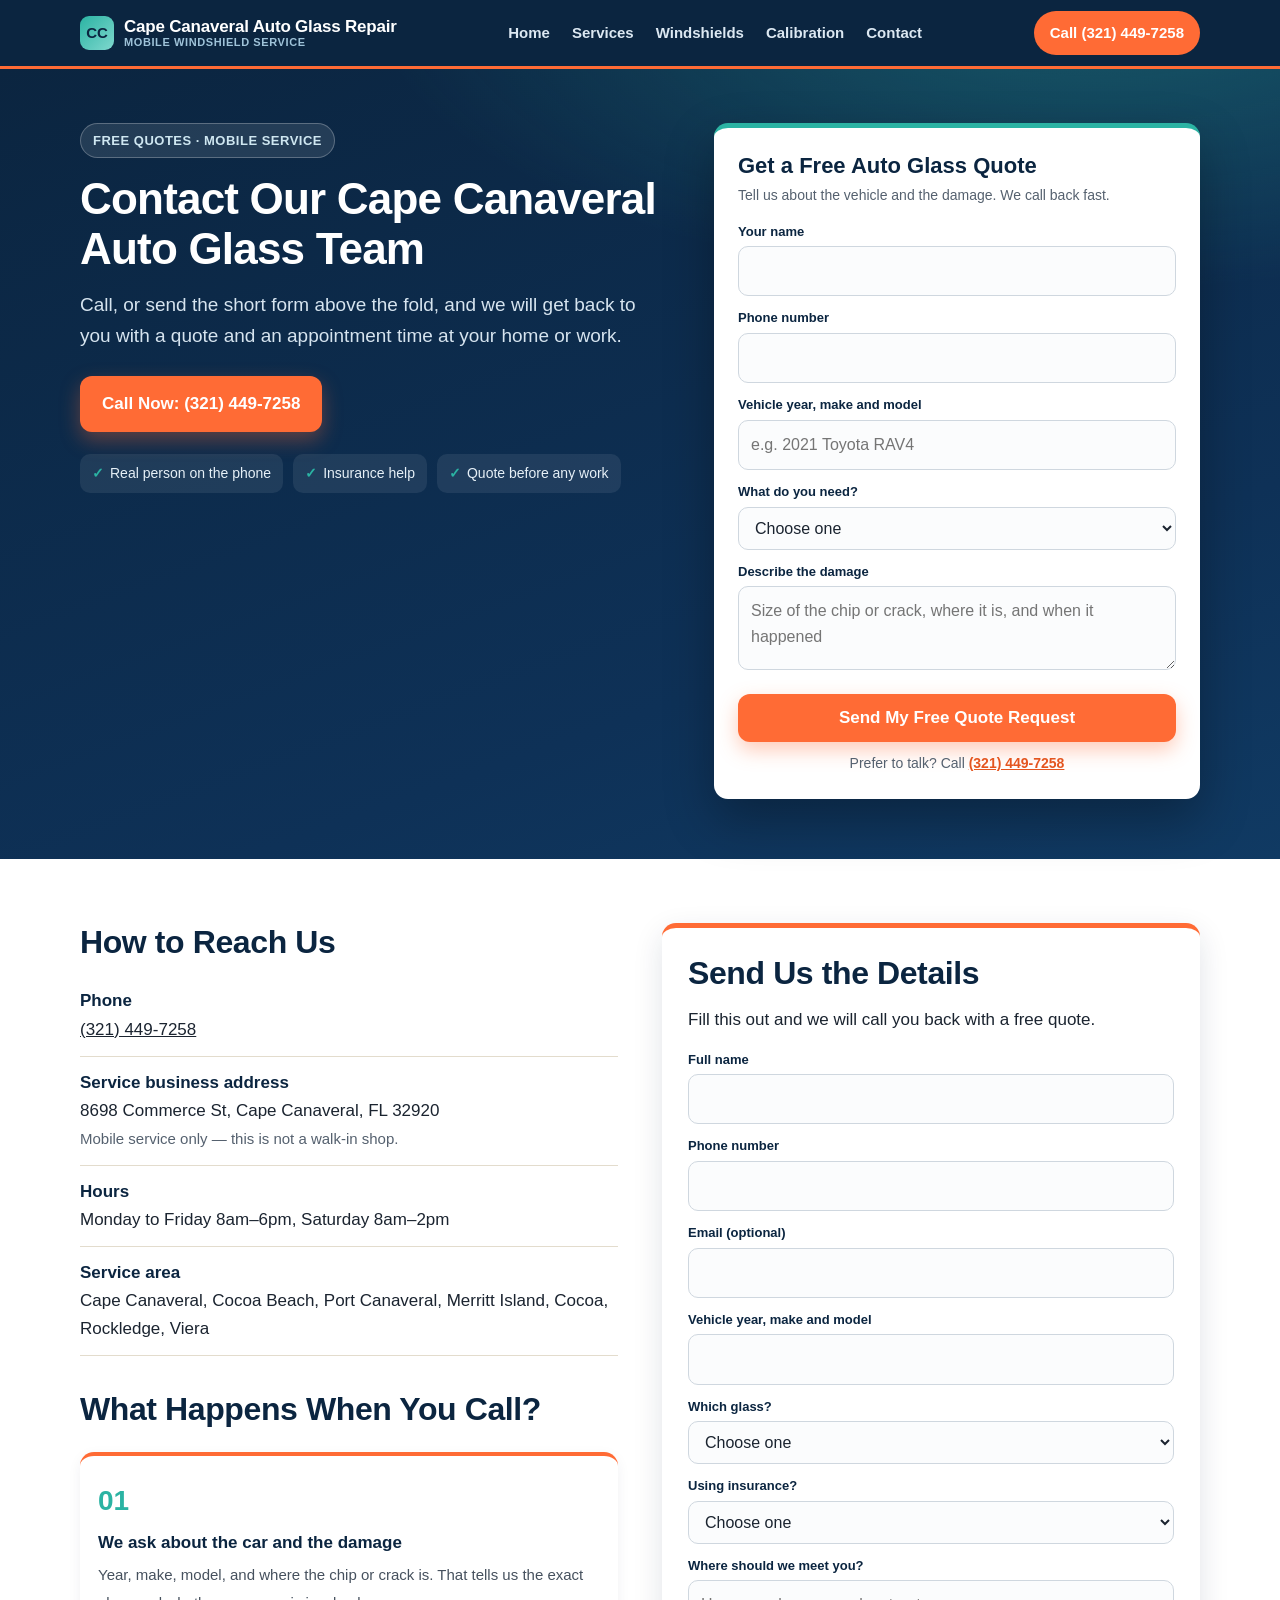
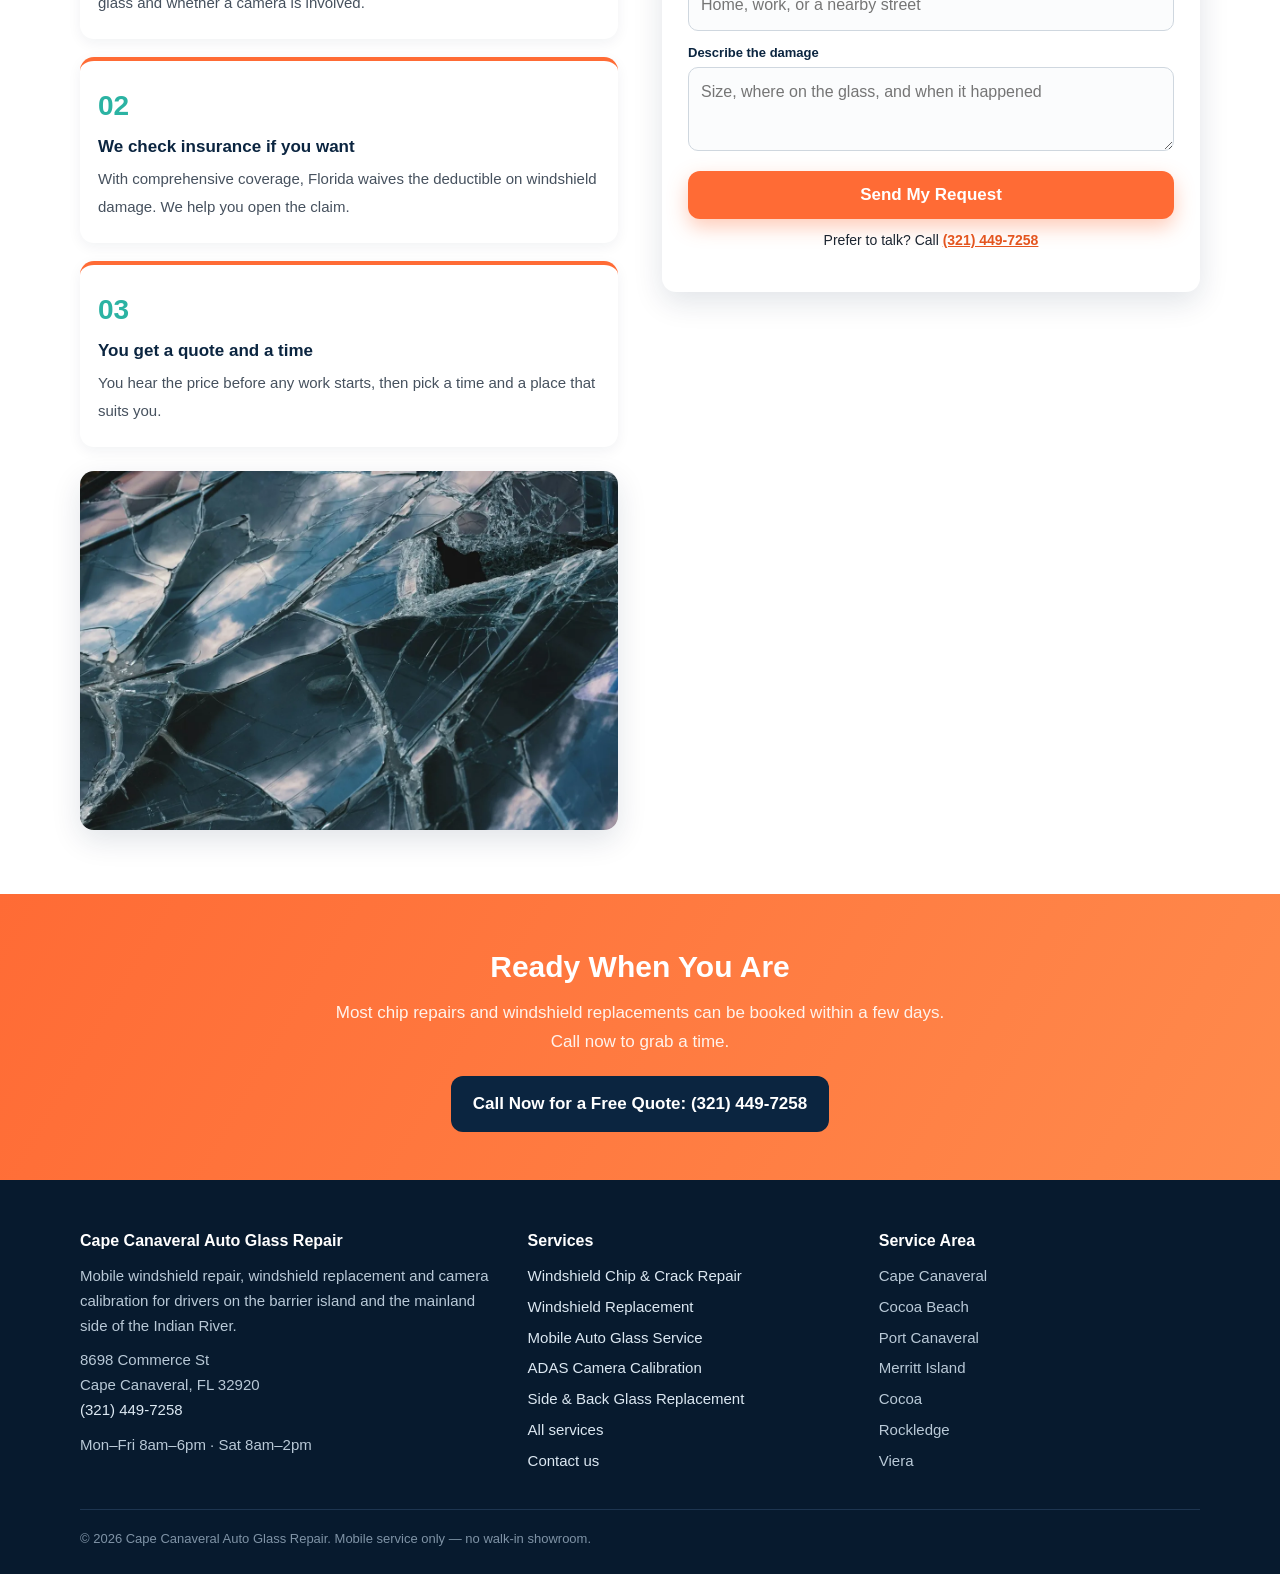
<file: contact.html>
<!DOCTYPE html>
<html lang="en">
<head>
<meta charset="utf-8">
<meta name="viewport" content="width=device-width, initial-scale=1">
<title>Contact Cape Canaveral Auto Glass Repair | Free Quote</title>
<meta name="description" content="Call (321) 449-7258 or send the form for mobile auto glass repair in Cape Canaveral, FL. Free quotes, insurance help, same-week visits.">
<link rel="canonical" href="https://www.capecanaveralautoglassrepair.com/contact.html">
<meta property="og:title" content="Contact Cape Canaveral Auto Glass Repair | Free Quote">
<meta property="og:description" content="Call (321) 449-7258 or send the form for mobile auto glass repair in Cape Canaveral, FL. Free quotes, insurance help, same-week visits.">
<meta property="og:type" content="website">
<meta property="og:url" content="https://www.capecanaveralautoglassrepair.com/contact.html">
<meta property="og:image" content="https://www.capecanaveralautoglassrepair.com/windshield-installation-hero.webp">
<link rel="stylesheet" href="styles.css">
<script type="application/ld+json">{"@context": "https://schema.org", "@type": "AutoRepair", "name": "Cape Canaveral Auto Glass Repair", "telephone": "(321) 449-7258", "url": "https://www.capecanaveralautoglassrepair.com/", "image": "https://www.capecanaveralautoglassrepair.com/windshield-installation-hero.webp", "address": {"@type": "PostalAddress", "streetAddress": "8698 Commerce St", "addressLocality": "Cape Canaveral", "addressRegion": "FL", "postalCode": "32920", "addressCountry": "US"}, "areaServed": ["Cape Canaveral, FL", "Cocoa Beach, FL", "Port Canaveral, FL", "Merritt Island, FL", "Cocoa, FL", "Rockledge, FL", "Viera, FL"], "description": "Contact page for mobile auto glass repair in Cape Canaveral, FL", "openingHours": ["Mo-Fr 08:00-18:00", "Sa 08:00-14:00"]}</script>
</head>
<body>
<header class="nav">
  <div class="wrap nav-in">
    <a class="logo" href="/"><span class="logo-mark">CC</span><span>Cape Canaveral Auto Glass Repair<small>Mobile windshield service</small></span></a>
    <ul class="links"><li><a href="/">Home</a></li><li><a href="services.html">Services</a></li><li><a href="windshield-replacement-cape-canaveral.html">Windshields</a></li><li><a href="adas-calibration-cape-canaveral.html">Calibration</a></li><li><a href="contact.html" aria-current="page">Contact</a></li></ul>
    <a class="nav-call" href="tel:+13214497258">Call (321) 449-7258</a>
  </div>
  <ul class="subnav"><li><a href="/">Home</a></li><li><a href="services.html">Services</a></li><li><a href="windshield-replacement-cape-canaveral.html">Windshields</a></li><li><a href="adas-calibration-cape-canaveral.html">Calibration</a></li><li><a href="contact.html" aria-current="page">Contact</a></li></ul>
</header>
<section class="hero">
  <div class="wrap hero-grid">
    <div>
      <span class="badge">Free quotes &middot; Mobile service</span>
      <h1>Contact Our Cape Canaveral Auto Glass Team</h1>
      <p class="lede">Call, or send the short form above the fold, and we will get back to you with a quote and an appointment time at your home or work.</p>
      <a class="btn btn-orange" href="tel:+13214497258">Call Now: (321) 449-7258</a>
      <ul class="chips"><li>Real person on the phone</li><li>Insurance help</li><li>Quote before any work</li></ul>
    </div>
    <form class="quote" action="https://formspree.io/f/meaekedk" method="POST">
      <input type="hidden" name="_subject" value="New Lead - Auto Glass Repair in Cape Canaveral">
      <h2>Get a Free Auto Glass Quote</h2>
      <p class="sub">Tell us about the vehicle and the damage. We call back fast.</p>
      <div class="field"><label for="q-name">Your name</label><input id="q-name" type="text" name="name" autocomplete="name" required></div>
      <div class="field"><label for="q-phone">Phone number</label><input id="q-phone" type="tel" name="phone" autocomplete="tel" required></div>
      <div class="field"><label for="q-vehicle">Vehicle year, make and model</label><input id="q-vehicle" type="text" name="vehicle" placeholder="e.g. 2021 Toyota RAV4"></div>
      <div class="field"><label for="q-service">What do you need?</label><select id="q-service" name="service"><option value="">Choose one</option><option>Chip or crack repair</option><option>Windshield replacement</option><option>Side window</option><option>Back glass</option><option>Camera calibration</option><option>Not sure yet</option></select></div>
      <div class="field"><label for="q-msg">Describe the damage</label><textarea id="q-msg" name="message" placeholder="Size of the chip or crack, where it is, and when it happened"></textarea></div>
      <input type="text" name="_gotcha" class="hp" style="display:none" tabindex="-1" autocomplete="off">
      <button type="submit" class="btn btn-orange">Send My Free Quote Request</button>
      <p class="alt">Prefer to talk? Call <a href="tel:+13214497258">(321) 449-7258</a></p>
    </form>
  </div>
</section>
<section class="sec">
  <div class="wrap two" style="align-items:start">
    <div>
      <h2>How to Reach Us</h2>
      <ul class="info">
        <li><strong>Phone</strong><a href="tel:+13214497258">(321) 449-7258</a></li>
        <li><strong>Service business address</strong>8698 Commerce St, Cape Canaveral, FL 32920<br><span style="font-size:15px;color:var(--muted)">Mobile service only &mdash; this is not a walk-in shop.</span></li>
        <li><strong>Hours</strong>Monday to Friday 8am&ndash;6pm, Saturday 8am&ndash;2pm</li>
        <li><strong>Service area</strong>Cape Canaveral, Cocoa Beach, Port Canaveral, Merritt Island, Cocoa, Rockledge, Viera</li>
      </ul>
      <h2 style="margin-top:34px">What Happens When You Call?</h2>
      <ol class="steps" style="grid-template-columns:1fr">
        <li><strong>We ask about the car and the damage</strong><span>Year, make, model, and where the chip or crack is. That tells us the exact glass and whether a camera is involved.</span></li>
        <li><strong>We check insurance if you want</strong><span>With comprehensive coverage, Florida waives the deductible on windshield damage. We help you open the claim.</span></li>
        <li><strong>You get a quote and a time</strong><span>You hear the price before any work starts, then pick a time and a place that suits you.</span></li>
      </ol>
      <img src="shattered-auto-glass-closeup.webp" alt="Close-up of shattered laminated auto glass" width="1200" height="800" loading="lazy" style="margin-top:24px">
    </div>
    <div class="formbox">
      <h2>Send Us the Details</h2>
      <p>Fill this out and we will call you back with a free quote.</p>
      <form action="https://formspree.io/f/meaekedk" method="POST">
        <input type="hidden" name="_subject" value="New Lead - Auto Glass Repair in Cape Canaveral (contact page)">
        <div class="field"><label for="c-name">Full name</label><input id="c-name" type="text" name="name" autocomplete="name" required></div>
        <div class="field"><label for="c-phone">Phone number</label><input id="c-phone" type="tel" name="phone" autocomplete="tel" required></div>
        <div class="field"><label for="c-email">Email (optional)</label><input id="c-email" type="email" name="email" autocomplete="email"></div>
        <div class="field"><label for="c-vehicle">Vehicle year, make and model</label><input id="c-vehicle" type="text" name="vehicle"></div>
        <div class="field"><label for="c-glass">Which glass?</label><select id="c-glass" name="glass"><option value="">Choose one</option><option>Windshield</option><option>Driver or passenger door window</option><option>Rear door window</option><option>Back glass</option><option>Vent or quarter glass</option></select></div>
        <div class="field"><label for="c-ins">Using insurance?</label><select id="c-ins" name="insurance"><option value="">Choose one</option><option>Yes, comprehensive claim</option><option>No, self-pay</option><option>Not sure</option></select></div>
        <div class="field"><label for="c-where">Where should we meet you?</label><input id="c-where" type="text" name="location" placeholder="Home, work, or a nearby street"></div>
        <div class="field"><label for="c-msg">Describe the damage</label><textarea id="c-msg" name="message" placeholder="Size, where on the glass, and when it happened"></textarea></div>
        <input type="text" name="_gotcha" class="hp" style="display:none" tabindex="-1" autocomplete="off">
        <button type="submit" class="btn btn-orange" style="width:100%">Send My Request</button>
        <p class="alt" style="text-align:center;margin-top:10px;font-size:14px">Prefer to talk? Call <a href="tel:+13214497258" style="color:var(--orange-d);font-weight:800">(321) 449-7258</a></p>
      </form>
    </div>
  </div>
</section>
<section class="cta">
  <div class="wrap">
    <h2>Ready When You Are</h2>
    <p>Most chip repairs and windshield replacements can be booked within a few days. Call now to grab a time.</p>
    <a class="btn" href="tel:+13214497258">Call Now for a Free Quote: (321) 449-7258</a>
  </div>
</section>
<footer>
  <div class="wrap">
    <div class="fgrid">
      <div>
        <h3>Cape Canaveral Auto Glass Repair</h3>
        <p>Mobile windshield repair, windshield replacement and camera calibration for drivers on the barrier island and the mainland side of the Indian River.</p>
        <p style="margin-top:10px">8698 Commerce St<br>Cape Canaveral, FL 32920<br><a href="tel:+13214497258">(321) 449-7258</a></p>
        <p style="margin-top:10px">Mon&ndash;Fri 8am&ndash;6pm &middot; Sat 8am&ndash;2pm</p>
      </div>
      <div><h3>Services</h3><ul><li><a href="windshield-repair-cape-canaveral.html">Windshield Chip &amp; Crack Repair</a></li><li><a href="windshield-replacement-cape-canaveral.html">Windshield Replacement</a></li><li><a href="mobile-auto-glass-cape-canaveral.html">Mobile Auto Glass Service</a></li><li><a href="adas-calibration-cape-canaveral.html">ADAS Camera Calibration</a></li><li><a href="side-window-replacement-cape-canaveral.html">Side &amp; Back Glass Replacement</a></li><li><a href="services.html">All services</a></li><li><a href="contact.html">Contact us</a></li></ul></div>
      <div><h3>Service Area</h3><ul><li>Cape Canaveral</li><li>Cocoa Beach</li><li>Port Canaveral</li><li>Merritt Island</li><li>Cocoa</li><li>Rockledge</li><li>Viera</li></ul></div>
    </div>
    <p class="copy">&copy; 2026 Cape Canaveral Auto Glass Repair. Mobile service only &mdash; no walk-in showroom.</p>
  </div>
</footer>
</body>
</html>
</file>
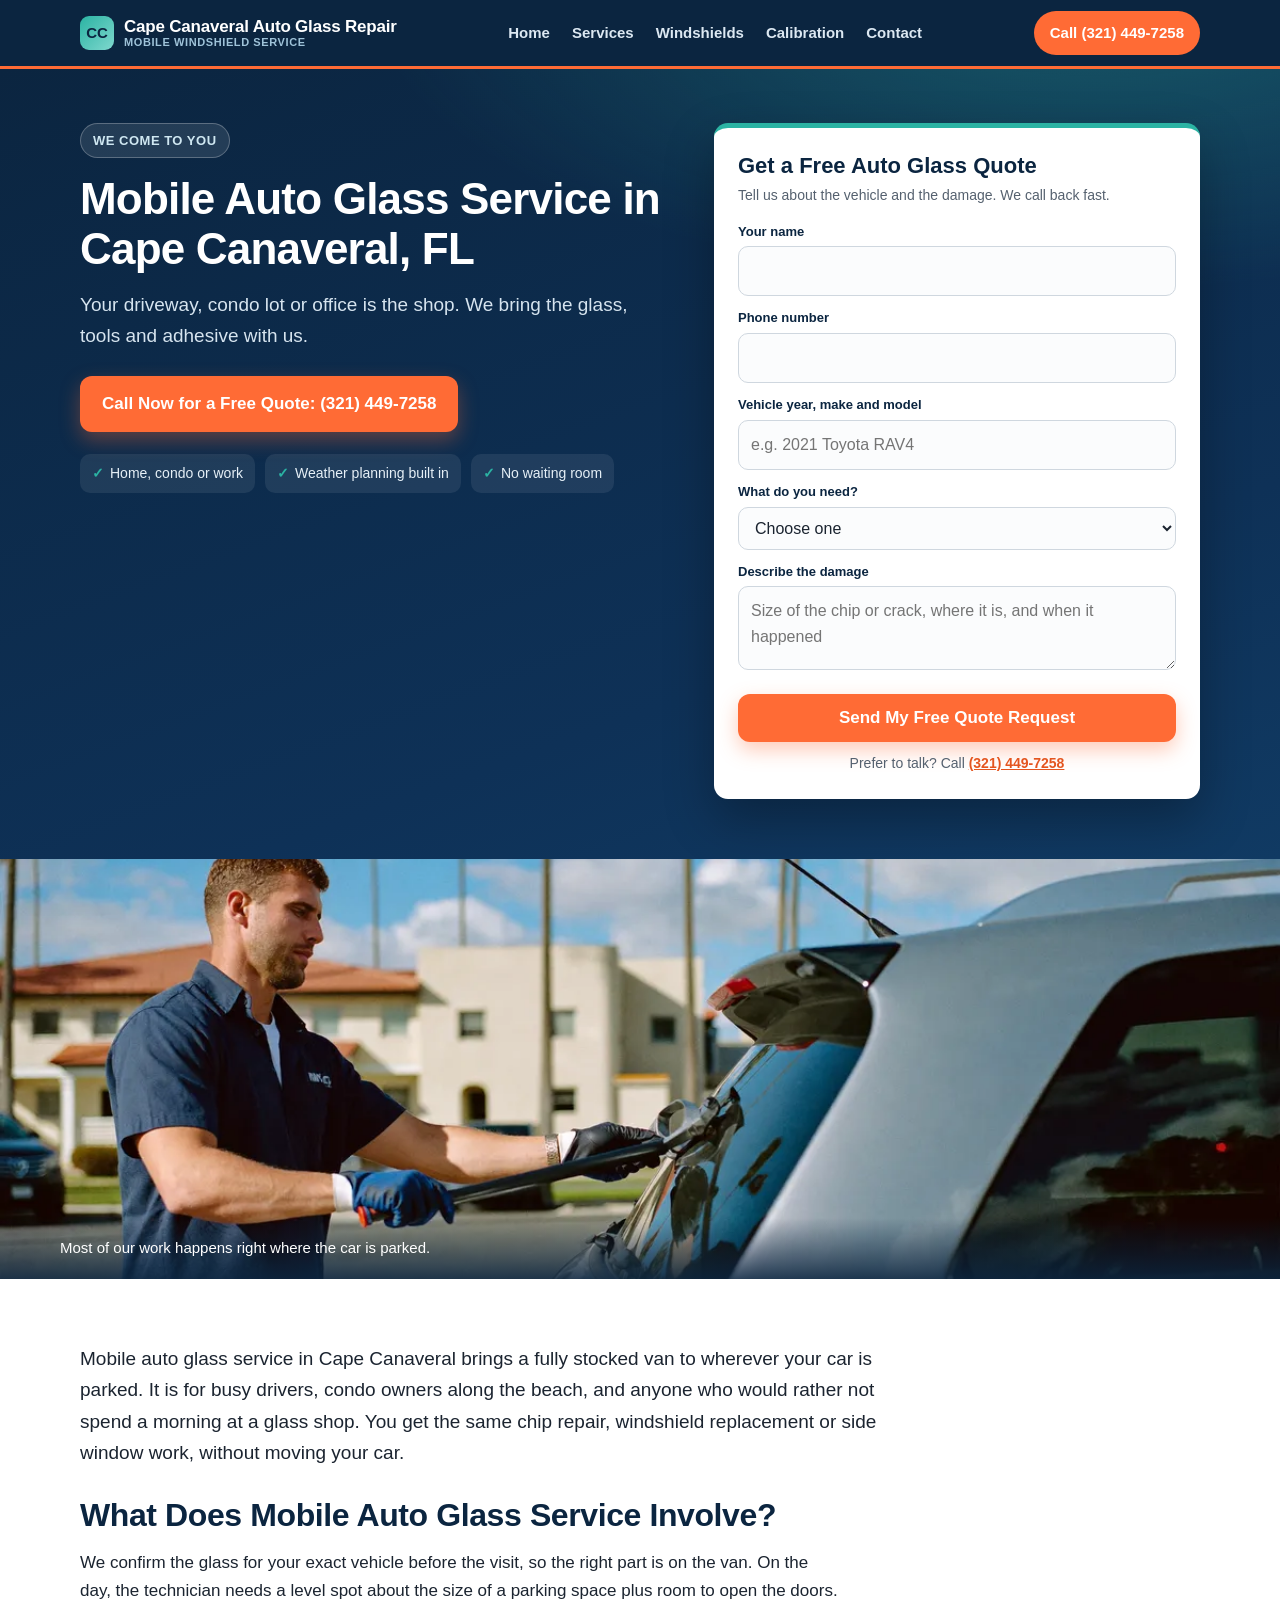
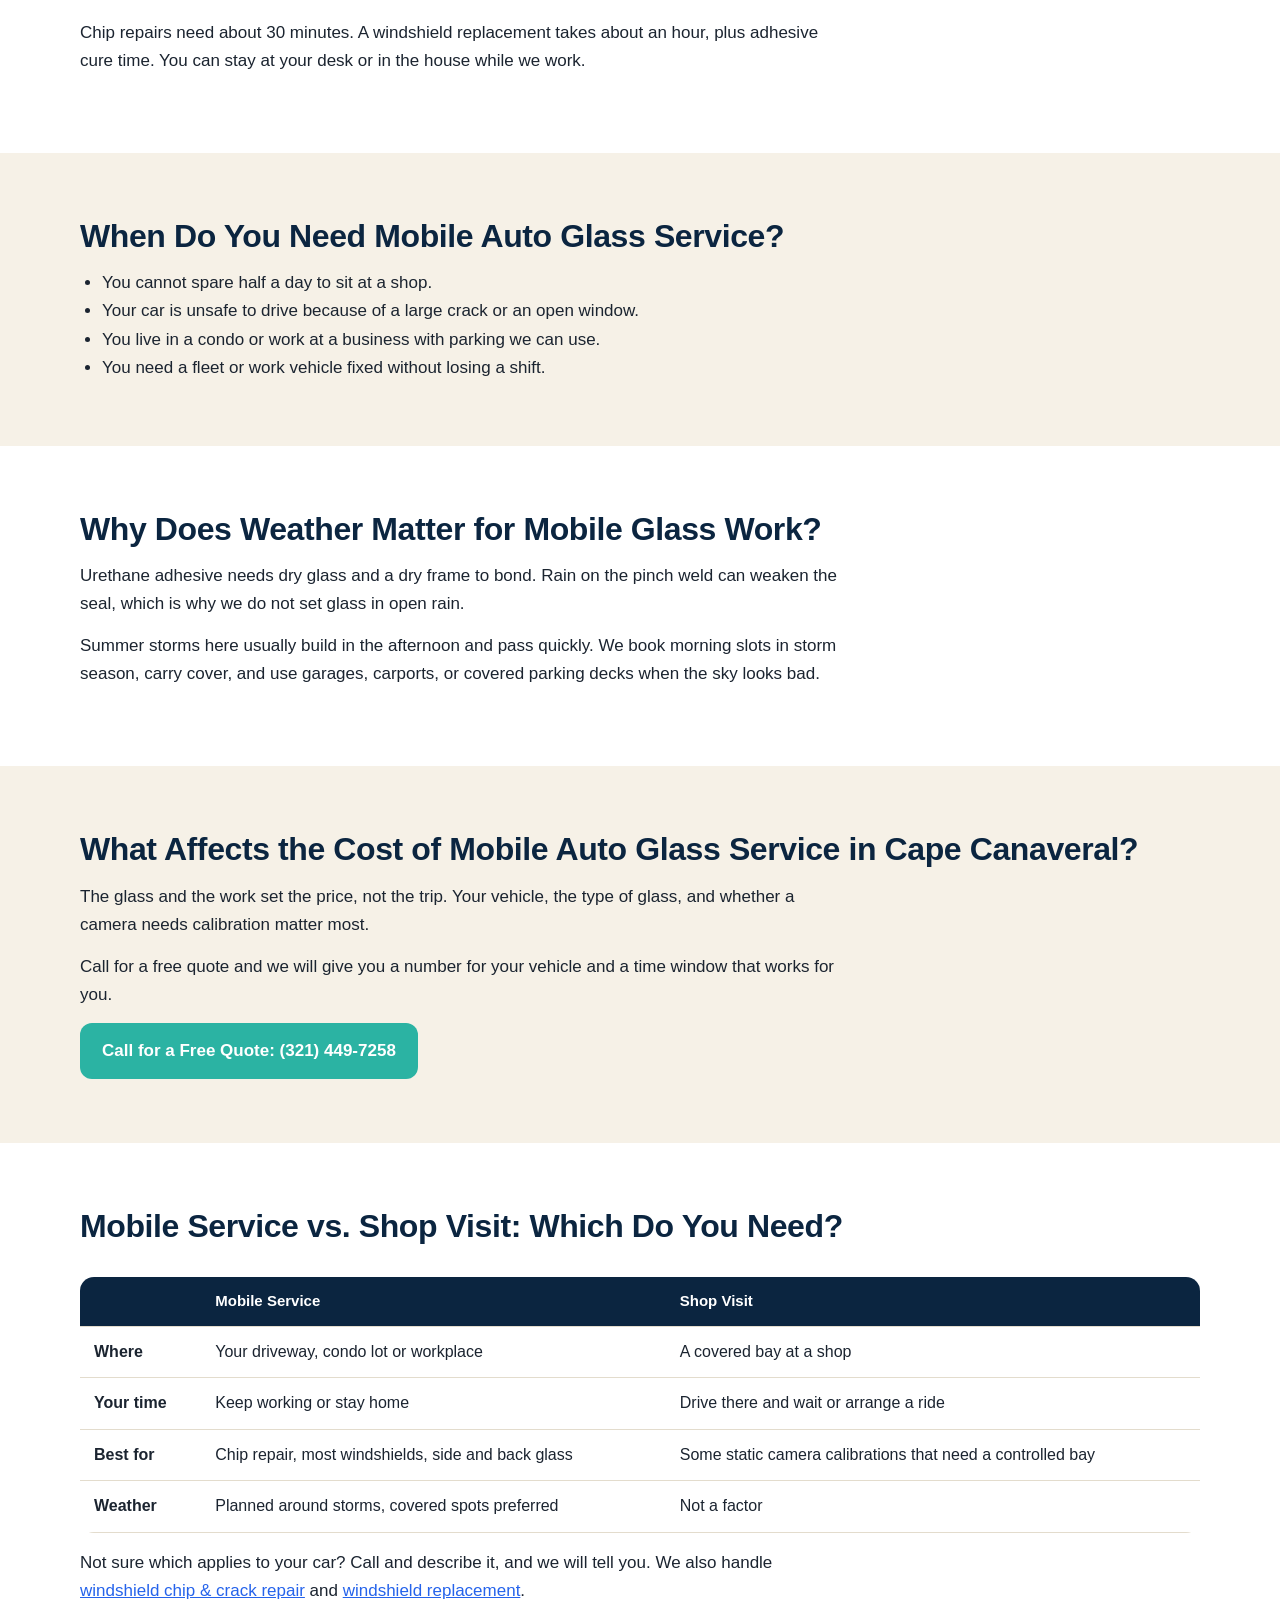
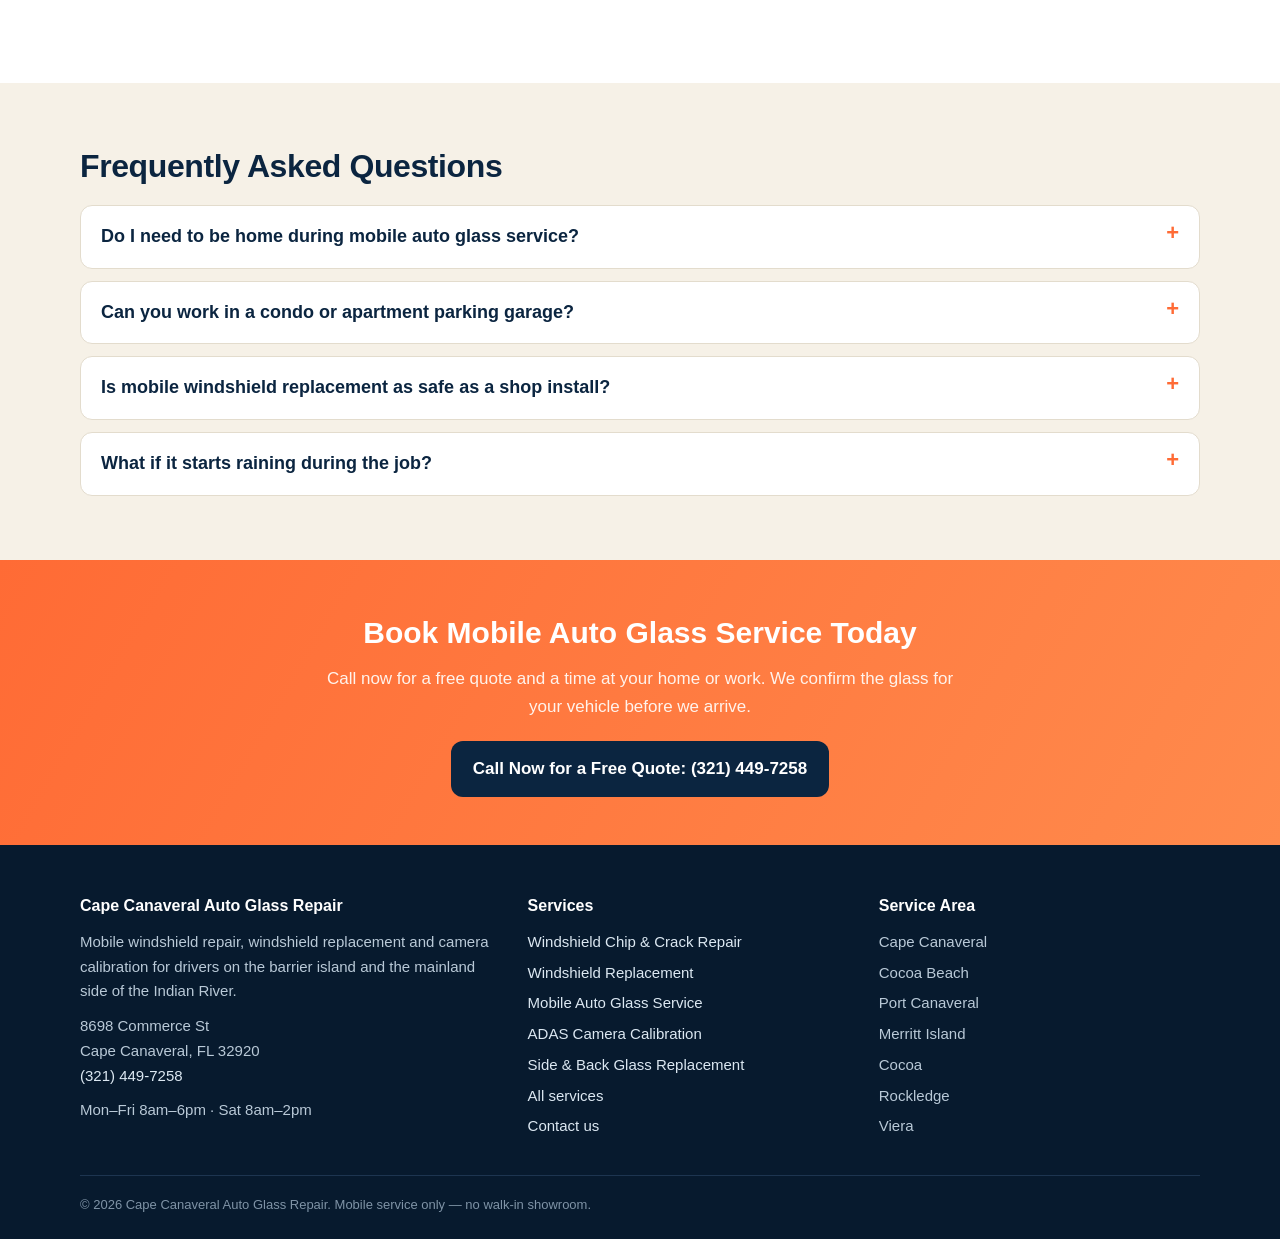
<file: mobile-auto-glass-cape-canaveral.html>
<!DOCTYPE html>
<html lang="en">
<head>
<meta charset="utf-8">
<meta name="viewport" content="width=device-width, initial-scale=1">
<title>Mobile Auto Glass in Cape Canaveral, FL | We Come to You</title>
<meta name="description" content="Mobile auto glass service in Cape Canaveral, FL. Chip repair, windshield and side glass replacement at your home, condo or office.">
<link rel="canonical" href="https://www.capecanaveralautoglassrepair.com/mobile-auto-glass-cape-canaveral.html">
<meta property="og:title" content="Mobile Auto Glass in Cape Canaveral, FL | We Come to You">
<meta property="og:description" content="Mobile auto glass service in Cape Canaveral, FL. Chip repair, windshield and side glass replacement at your home, condo or office.">
<meta property="og:type" content="website">
<meta property="og:url" content="https://www.capecanaveralautoglassrepair.com/mobile-auto-glass-cape-canaveral.html">
<meta property="og:image" content="https://www.capecanaveralautoglassrepair.com/windshield-installation-hero.webp">
<link rel="stylesheet" href="styles.css">
<script type="application/ld+json">{"@context": "https://schema.org", "@type": "AutoRepair", "name": "Cape Canaveral Auto Glass Repair", "telephone": "(321) 449-7258", "url": "https://www.capecanaveralautoglassrepair.com/", "image": "https://www.capecanaveralautoglassrepair.com/windshield-installation-hero.webp", "address": {"@type": "PostalAddress", "streetAddress": "8698 Commerce St", "addressLocality": "Cape Canaveral", "addressRegion": "FL", "postalCode": "32920", "addressCountry": "US"}, "areaServed": ["Cape Canaveral, FL", "Cocoa Beach, FL", "Port Canaveral, FL", "Merritt Island, FL", "Cocoa, FL", "Rockledge, FL", "Viera, FL"], "description": "Mobile Auto Glass Service in Cape Canaveral, FL", "openingHours": ["Mo-Fr 08:00-18:00", "Sa 08:00-14:00"]}</script>
<script type="application/ld+json">{"@context": "https://schema.org", "@type": "FAQPage", "mainEntity": [{"@type": "Question", "name": "Do I need to be home during mobile auto glass service?", "acceptedAnswer": {"@type": "Answer", "text": "Not always. We need the car unlocked or the keys at the start and end of the job, but you do not have to stand next to it while we work."}}, {"@type": "Question", "name": "Can you work in a condo or apartment parking garage?", "acceptedAnswer": {"@type": "Answer", "text": "Usually, yes. A covered garage is actually ideal in storm season. Some buildings ask for a heads-up first, so check with your association."}}, {"@type": "Question", "name": "Is mobile windshield replacement as safe as a shop install?", "acceptedAnswer": {"@type": "Answer", "text": "Yes, when the glass is set in dry conditions with the right urethane and the proper drive-away time. The weather is the main difference, which is why we plan around it."}}, {"@type": "Question", "name": "What if it starts raining during the job?", "acceptedAnswer": {"@type": "Answer", "text": "We cover the work area or pause. If the frame gets wet before the glass is set, we dry it and prep it again rather than bond over moisture."}}]}</script>
<script type="application/ld+json">{"@context": "https://schema.org", "@type": "Service", "serviceType": "Mobile Auto Glass Service", "areaServed": "Cape Canaveral, FL", "provider": {"@type": "LocalBusiness", "name": "Cape Canaveral Auto Glass Repair", "telephone": "(321) 449-7258"}}</script>
</head>
<body>
<header class="nav">
  <div class="wrap nav-in">
    <a class="logo" href="/"><span class="logo-mark">CC</span><span>Cape Canaveral Auto Glass Repair<small>Mobile windshield service</small></span></a>
    <ul class="links"><li><a href="/">Home</a></li><li><a href="services.html">Services</a></li><li><a href="windshield-replacement-cape-canaveral.html">Windshields</a></li><li><a href="adas-calibration-cape-canaveral.html">Calibration</a></li><li><a href="contact.html">Contact</a></li></ul>
    <a class="nav-call" href="tel:+13214497258">Call (321) 449-7258</a>
  </div>
  <ul class="subnav"><li><a href="/">Home</a></li><li><a href="services.html">Services</a></li><li><a href="windshield-replacement-cape-canaveral.html">Windshields</a></li><li><a href="adas-calibration-cape-canaveral.html">Calibration</a></li><li><a href="contact.html">Contact</a></li></ul>
</header>
<section class="hero">
  <div class="wrap hero-grid">
    <div>
      <span class="badge">We come to you</span>
      <h1>Mobile Auto Glass Service in Cape Canaveral, FL</h1>
      <p class="lede">Your driveway, condo lot or office is the shop. We bring the glass, tools and adhesive with us.</p>
      <a class="btn btn-orange" href="tel:+13214497258">Call Now for a Free Quote: (321) 449-7258</a>
      <ul class="chips"><li>Home, condo or work</li><li>Weather planning built in</li><li>No waiting room</li></ul>
    </div>
    <form class="quote" action="https://formspree.io/f/meaekedk" method="POST">
      <input type="hidden" name="_subject" value="New Lead - Auto Glass Repair in Cape Canaveral">
      <h2>Get a Free Auto Glass Quote</h2>
      <p class="sub">Tell us about the vehicle and the damage. We call back fast.</p>
      <div class="field"><label for="q-name">Your name</label><input id="q-name" type="text" name="name" autocomplete="name" required></div>
      <div class="field"><label for="q-phone">Phone number</label><input id="q-phone" type="tel" name="phone" autocomplete="tel" required></div>
      <div class="field"><label for="q-vehicle">Vehicle year, make and model</label><input id="q-vehicle" type="text" name="vehicle" placeholder="e.g. 2021 Toyota RAV4"></div>
      <div class="field"><label for="q-service">What do you need?</label><select id="q-service" name="service"><option value="">Choose one</option><option>Chip or crack repair</option><option>Windshield replacement</option><option>Side window</option><option>Back glass</option><option>Camera calibration</option><option>Not sure yet</option></select></div>
      <div class="field"><label for="q-msg">Describe the damage</label><textarea id="q-msg" name="message" placeholder="Size of the chip or crack, where it is, and when it happened"></textarea></div>
      <input type="text" name="_gotcha" class="hp" style="display:none" tabindex="-1" autocomplete="off">
      <button type="submit" class="btn btn-orange">Send My Free Quote Request</button>
      <p class="alt">Prefer to talk? Call <a href="tel:+13214497258">(321) 449-7258</a></p>
    </form>
  </div>
</section>
<figure class="band"><img src="mobile-auto-glass-technician.webp" alt="Mobile auto glass technician working on an SUV in a parking lot" width="1600" height="900" loading="lazy"><figcaption><div class="wrap">Most of our work happens right where the car is parked.</div></figcaption></figure>
<section class="sec">
  <div class="wrap">
    <p style="font-size:19px;max-width:820px">Mobile auto glass service in Cape Canaveral brings a fully stocked van to wherever your car is parked. It is for busy drivers, condo owners along the beach, and anyone who would rather not spend a morning at a glass shop. You get the same chip repair, windshield replacement or side window work, without moving your car.</p>
    <h2 style="margin-top:28px">What Does Mobile Auto Glass Service Involve?</h2>
    <p>We confirm the glass for your exact vehicle before the visit, so the right part is on the van. On the day, the technician needs a level spot about the size of a parking space plus room to open the doors.</p><p>Chip repairs need about 30 minutes. A windshield replacement takes about an hour, plus adhesive cure time. You can stay at your desk or in the house while we work.</p>
  </div>
</section>
<section class="sec sand">
  <div class="wrap">
    <h2>When Do You Need Mobile Auto Glass Service?</h2>
    <ul style="padding-left:22px;max-width:760px"><li>You cannot spare half a day to sit at a shop.</li><li>Your car is unsafe to drive because of a large crack or an open window.</li><li>You live in a condo or work at a business with parking we can use.</li><li>You need a fleet or work vehicle fixed without losing a shift.</li></ul>
  </div>
</section>
<section class="sec">
  <div class="wrap">
    <h2>Why Does Weather Matter for Mobile Glass Work?</h2>
    <p>Urethane adhesive needs dry glass and a dry frame to bond. Rain on the pinch weld can weaken the seal, which is why we do not set glass in open rain.</p><p>Summer storms here usually build in the afternoon and pass quickly. We book morning slots in storm season, carry cover, and use garages, carports, or covered parking decks when the sky looks bad.</p>
  </div>
</section>
<section class="sec sand">
  <div class="wrap">
    <h2>What Affects the Cost of Mobile Auto Glass Service in Cape Canaveral?</h2>
    <p>The glass and the work set the price, not the trip. Your vehicle, the type of glass, and whether a camera needs calibration matter most.</p><p>Call for a free quote and we will give you a number for your vehicle and a time window that works for you.</p>
    <a class="btn btn-sea" href="tel:+13214497258">Call for a Free Quote: (321) 449-7258</a>
  </div>
</section>
<section class="sec">
  <div class="wrap">
    <h2>Mobile Service vs. Shop Visit: Which Do You Need?</h2>
    <div class="tbl-wrap"><table class="tbl"><thead><tr><th></th><th>Mobile Service</th><th>Shop Visit</th></tr></thead><tbody><tr><td><strong>Where</strong></td><td>Your driveway, condo lot or workplace</td><td>A covered bay at a shop</td></tr><tr><td><strong>Your time</strong></td><td>Keep working or stay home</td><td>Drive there and wait or arrange a ride</td></tr><tr><td><strong>Best for</strong></td><td>Chip repair, most windshields, side and back glass</td><td>Some static camera calibrations that need a controlled bay</td></tr><tr><td><strong>Weather</strong></td><td>Planned around storms, covered spots preferred</td><td>Not a factor</td></tr></tbody></table></div>
    <p style="margin-top:16px">Not sure which applies to your car? Call and describe it, and we will tell you. We also handle <a href="windshield-repair-cape-canaveral.html" class="body-link" style="color: #2563eb; text-decoration: underline;">windshield chip &amp; crack repair</a> and <a href="windshield-replacement-cape-canaveral.html" class="body-link" style="color: #2563eb; text-decoration: underline;">windshield replacement</a>.</p>
  </div>
</section>
<section class="sec sand">
  <div class="wrap">
    <h2>Frequently Asked Questions</h2>
      <div class="faq"><details><summary><h3>Do I need to be home during mobile auto glass service?</h3></summary><p>Not always. We need the car unlocked or the keys at the start and end of the job, but you do not have to stand next to it while we work.</p></details><details><summary><h3>Can you work in a condo or apartment parking garage?</h3></summary><p>Usually, yes. A covered garage is actually ideal in storm season. Some buildings ask for a heads-up first, so check with your association.</p></details><details><summary><h3>Is mobile windshield replacement as safe as a shop install?</h3></summary><p>Yes, when the glass is set in dry conditions with the right urethane and the proper drive-away time. The weather is the main difference, which is why we plan around it.</p></details><details><summary><h3>What if it starts raining during the job?</h3></summary><p>We cover the work area or pause. If the frame gets wet before the glass is set, we dry it and prep it again rather than bond over moisture.</p></details></div>
  </div>
</section>
<section class="cta">
  <div class="wrap">
    <h2>Book Mobile Auto Glass Service Today</h2>
    <p>Call now for a free quote and a time at your home or work. We confirm the glass for your vehicle before we arrive.</p>
    <a class="btn" href="tel:+13214497258">Call Now for a Free Quote: (321) 449-7258</a>
  </div>
</section>
<footer>
  <div class="wrap">
    <div class="fgrid">
      <div>
        <h3>Cape Canaveral Auto Glass Repair</h3>
        <p>Mobile windshield repair, windshield replacement and camera calibration for drivers on the barrier island and the mainland side of the Indian River.</p>
        <p style="margin-top:10px">8698 Commerce St<br>Cape Canaveral, FL 32920<br><a href="tel:+13214497258">(321) 449-7258</a></p>
        <p style="margin-top:10px">Mon&ndash;Fri 8am&ndash;6pm &middot; Sat 8am&ndash;2pm</p>
      </div>
      <div><h3>Services</h3><ul><li><a href="windshield-repair-cape-canaveral.html">Windshield Chip &amp; Crack Repair</a></li><li><a href="windshield-replacement-cape-canaveral.html">Windshield Replacement</a></li><li><a href="mobile-auto-glass-cape-canaveral.html">Mobile Auto Glass Service</a></li><li><a href="adas-calibration-cape-canaveral.html">ADAS Camera Calibration</a></li><li><a href="side-window-replacement-cape-canaveral.html">Side &amp; Back Glass Replacement</a></li><li><a href="services.html">All services</a></li><li><a href="contact.html">Contact us</a></li></ul></div>
      <div><h3>Service Area</h3><ul><li>Cape Canaveral</li><li>Cocoa Beach</li><li>Port Canaveral</li><li>Merritt Island</li><li>Cocoa</li><li>Rockledge</li><li>Viera</li></ul></div>
    </div>
    <p class="copy">&copy; 2026 Cape Canaveral Auto Glass Repair. Mobile service only &mdash; no walk-in showroom.</p>
  </div>
</footer>
</body>
</html>
</file>
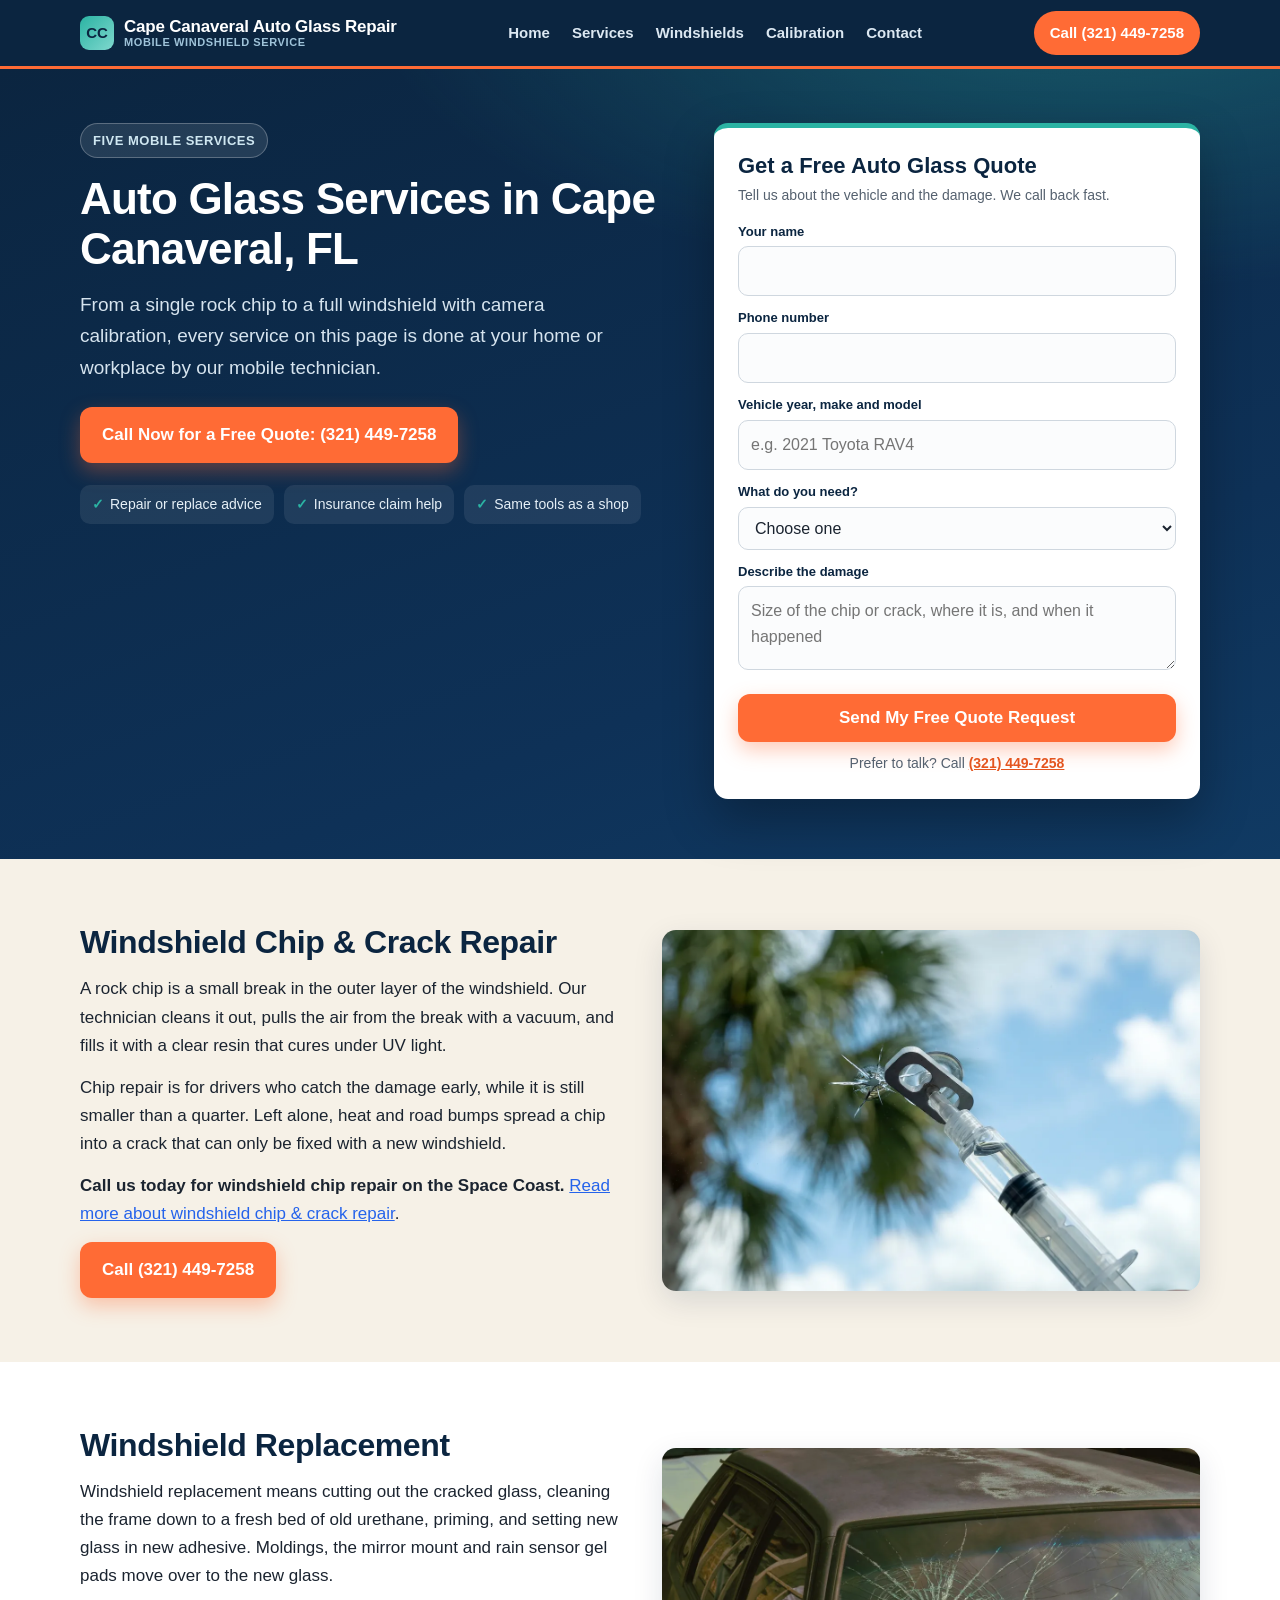
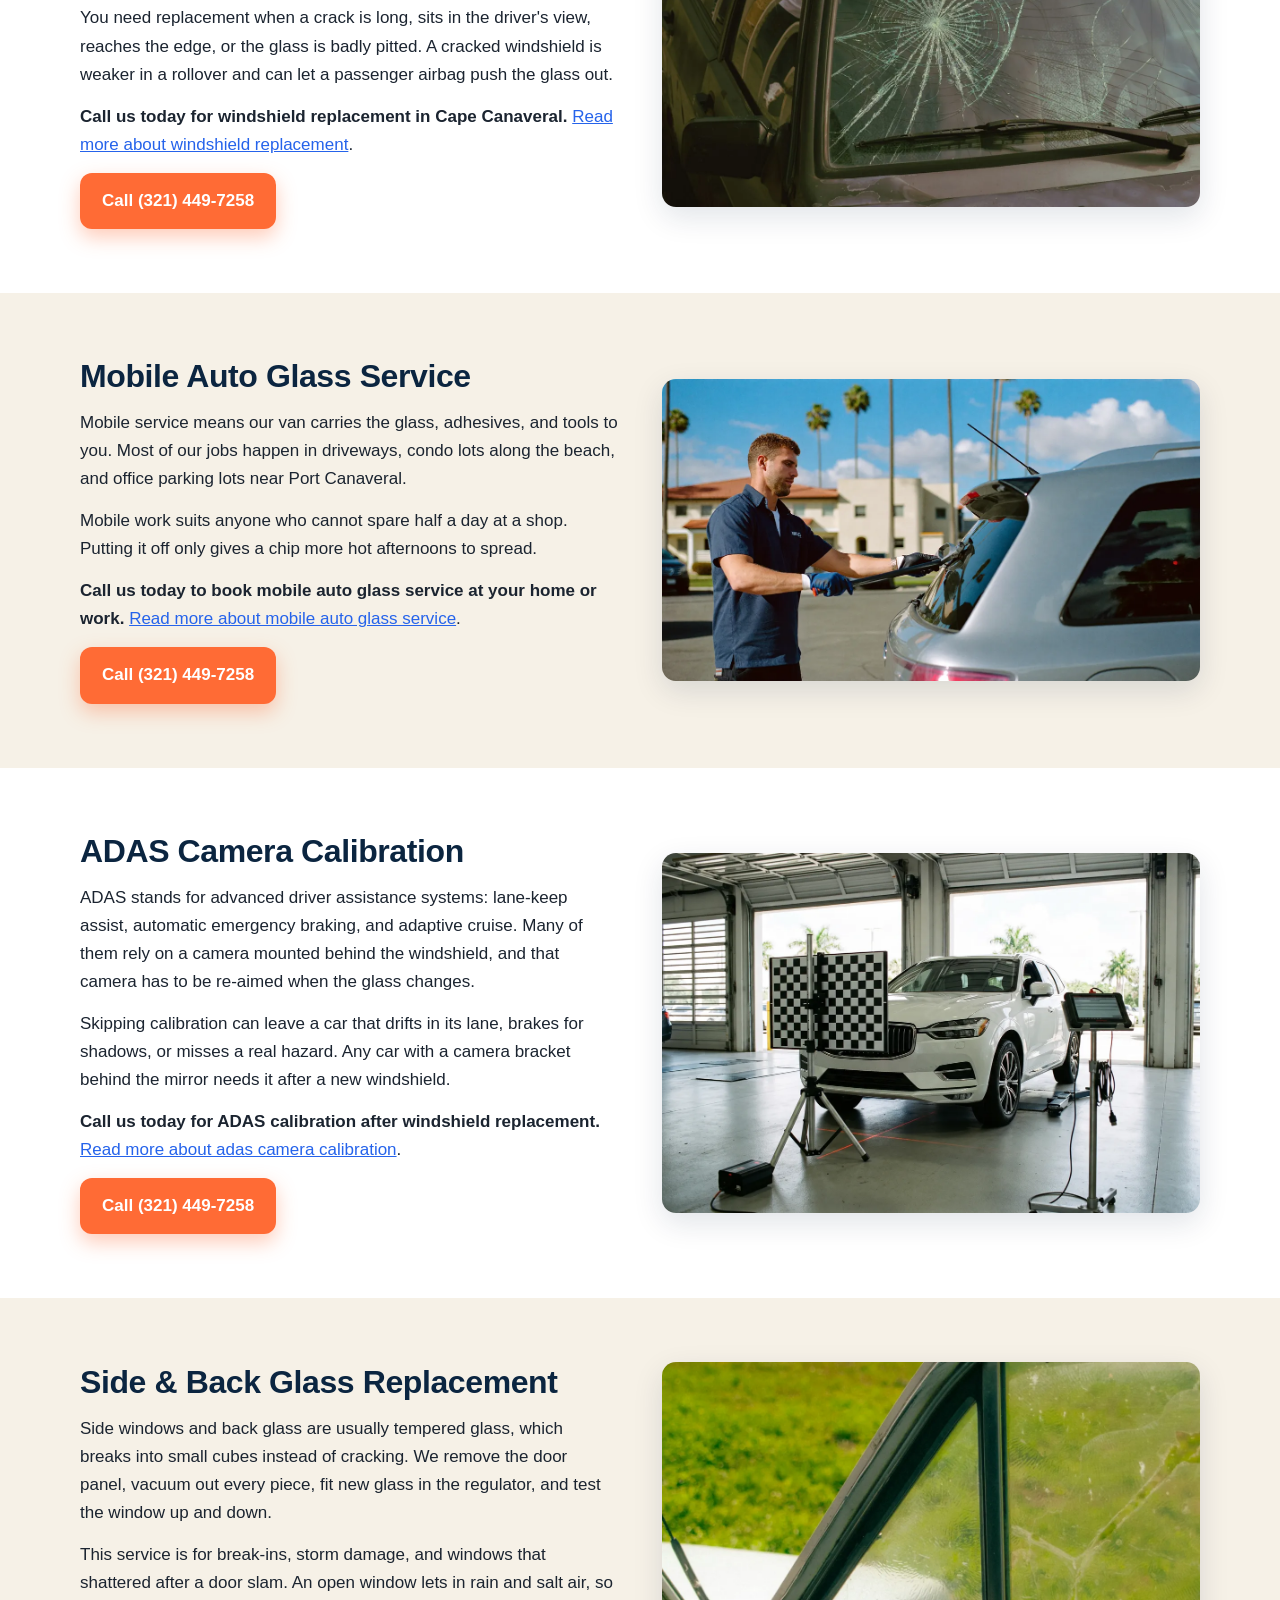
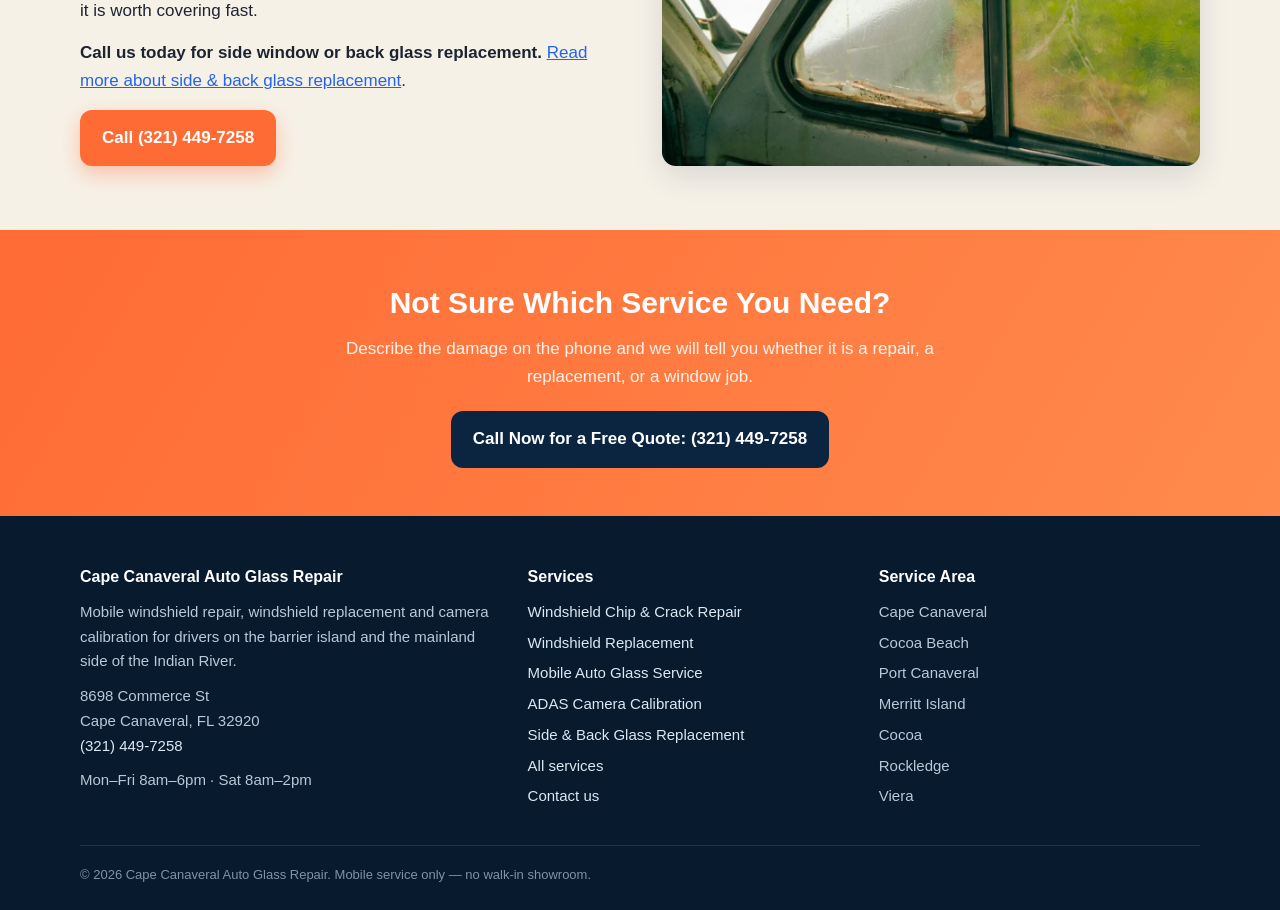
<file: services.html>
<!DOCTYPE html>
<html lang="en">
<head>
<meta charset="utf-8">
<meta name="viewport" content="width=device-width, initial-scale=1">
<title>Auto Glass Services in Cape Canaveral, FL | Mobile</title>
<meta name="description" content="Windshield chip repair, windshield replacement, ADAS calibration and side glass in Cape Canaveral, FL. Mobile service with free quotes.">
<link rel="canonical" href="https://www.capecanaveralautoglassrepair.com/services.html">
<meta property="og:title" content="Auto Glass Services in Cape Canaveral, FL | Mobile">
<meta property="og:description" content="Windshield chip repair, windshield replacement, ADAS calibration and side glass in Cape Canaveral, FL. Mobile service with free quotes.">
<meta property="og:type" content="website">
<meta property="og:url" content="https://www.capecanaveralautoglassrepair.com/services.html">
<meta property="og:image" content="https://www.capecanaveralautoglassrepair.com/windshield-installation-hero.webp">
<link rel="stylesheet" href="styles.css">
<script type="application/ld+json">{"@context": "https://schema.org", "@type": "AutoRepair", "name": "Cape Canaveral Auto Glass Repair", "telephone": "(321) 449-7258", "url": "https://www.capecanaveralautoglassrepair.com/", "image": "https://www.capecanaveralautoglassrepair.com/windshield-installation-hero.webp", "address": {"@type": "PostalAddress", "streetAddress": "8698 Commerce St", "addressLocality": "Cape Canaveral", "addressRegion": "FL", "postalCode": "32920", "addressCountry": "US"}, "areaServed": ["Cape Canaveral, FL", "Cocoa Beach, FL", "Port Canaveral, FL", "Merritt Island, FL", "Cocoa, FL", "Rockledge, FL", "Viera, FL"], "description": "Auto glass services in Cape Canaveral, FL", "openingHours": ["Mo-Fr 08:00-18:00", "Sa 08:00-14:00"]}</script>
<script type="application/ld+json">{"@context": "https://schema.org", "@type": "Service", "serviceType": "Windshield Chip and Crack Repair", "areaServed": "Cape Canaveral, FL", "provider": {"@type": "LocalBusiness", "name": "Cape Canaveral Auto Glass Repair", "telephone": "(321) 449-7258"}}</script>
<script type="application/ld+json">{"@context": "https://schema.org", "@type": "Service", "serviceType": "Windshield Replacement", "areaServed": "Cape Canaveral, FL", "provider": {"@type": "LocalBusiness", "name": "Cape Canaveral Auto Glass Repair", "telephone": "(321) 449-7258"}}</script>
<script type="application/ld+json">{"@context": "https://schema.org", "@type": "Service", "serviceType": "Mobile Auto Glass Service", "areaServed": "Cape Canaveral, FL", "provider": {"@type": "LocalBusiness", "name": "Cape Canaveral Auto Glass Repair", "telephone": "(321) 449-7258"}}</script>
<script type="application/ld+json">{"@context": "https://schema.org", "@type": "Service", "serviceType": "ADAS Camera Calibration", "areaServed": "Cape Canaveral, FL", "provider": {"@type": "LocalBusiness", "name": "Cape Canaveral Auto Glass Repair", "telephone": "(321) 449-7258"}}</script>
<script type="application/ld+json">{"@context": "https://schema.org", "@type": "Service", "serviceType": "Side and Back Glass Replacement", "areaServed": "Cape Canaveral, FL", "provider": {"@type": "LocalBusiness", "name": "Cape Canaveral Auto Glass Repair", "telephone": "(321) 449-7258"}}</script>
</head>
<body>
<header class="nav">
  <div class="wrap nav-in">
    <a class="logo" href="/"><span class="logo-mark">CC</span><span>Cape Canaveral Auto Glass Repair<small>Mobile windshield service</small></span></a>
    <ul class="links"><li><a href="/">Home</a></li><li><a href="services.html" aria-current="page">Services</a></li><li><a href="windshield-replacement-cape-canaveral.html">Windshields</a></li><li><a href="adas-calibration-cape-canaveral.html">Calibration</a></li><li><a href="contact.html">Contact</a></li></ul>
    <a class="nav-call" href="tel:+13214497258">Call (321) 449-7258</a>
  </div>
  <ul class="subnav"><li><a href="/">Home</a></li><li><a href="services.html" aria-current="page">Services</a></li><li><a href="windshield-replacement-cape-canaveral.html">Windshields</a></li><li><a href="adas-calibration-cape-canaveral.html">Calibration</a></li><li><a href="contact.html">Contact</a></li></ul>
</header>
<section class="hero">
  <div class="wrap hero-grid">
    <div>
      <span class="badge">Five mobile services</span>
      <h1>Auto Glass Services in Cape Canaveral, FL</h1>
      <p class="lede">From a single rock chip to a full windshield with camera calibration, every service on this page is done at your home or workplace by our mobile technician.</p>
      <a class="btn btn-orange" href="tel:+13214497258">Call Now for a Free Quote: (321) 449-7258</a>
      <ul class="chips"><li>Repair or replace advice</li><li>Insurance claim help</li><li>Same tools as a shop</li></ul>
    </div>
    <form class="quote" action="https://formspree.io/f/meaekedk" method="POST">
      <input type="hidden" name="_subject" value="New Lead - Auto Glass Repair in Cape Canaveral">
      <h2>Get a Free Auto Glass Quote</h2>
      <p class="sub">Tell us about the vehicle and the damage. We call back fast.</p>
      <div class="field"><label for="q-name">Your name</label><input id="q-name" type="text" name="name" autocomplete="name" required></div>
      <div class="field"><label for="q-phone">Phone number</label><input id="q-phone" type="tel" name="phone" autocomplete="tel" required></div>
      <div class="field"><label for="q-vehicle">Vehicle year, make and model</label><input id="q-vehicle" type="text" name="vehicle" placeholder="e.g. 2021 Toyota RAV4"></div>
      <div class="field"><label for="q-service">What do you need?</label><select id="q-service" name="service"><option value="">Choose one</option><option>Chip or crack repair</option><option>Windshield replacement</option><option>Side window</option><option>Back glass</option><option>Camera calibration</option><option>Not sure yet</option></select></div>
      <div class="field"><label for="q-msg">Describe the damage</label><textarea id="q-msg" name="message" placeholder="Size of the chip or crack, where it is, and when it happened"></textarea></div>
      <input type="text" name="_gotcha" class="hp" style="display:none" tabindex="-1" autocomplete="off">
      <button type="submit" class="btn btn-orange">Send My Free Quote Request</button>
      <p class="alt">Prefer to talk? Call <a href="tel:+13214497258">(321) 449-7258</a></p>
    </form>
  </div>
</section>
<section class="sec sand">
  <div class="wrap two">
    <div>
      <h2>Windshield Chip &amp; Crack Repair</h2>
      <p>A rock chip is a small break in the outer layer of the windshield. Our technician cleans it out, pulls the air from the break with a vacuum, and fills it with a clear resin that cures under UV light.</p><p>Chip repair is for drivers who catch the damage early, while it is still smaller than a quarter. Left alone, heat and road bumps spread a chip into a crack that can only be fixed with a new windshield.</p>
      <p><strong>Call us today for windshield chip repair on the Space Coast.</strong> <a href="windshield-repair-cape-canaveral.html" class="body-link" style="color: #2563eb; text-decoration: underline;">Read more about windshield chip &amp; crack repair</a>.</p>
      <a class="btn btn-orange" href="tel:+13214497258">Call (321) 449-7258</a>
    </div>
    <img src="windshield-chip-repair-resin.webp" alt="Resin injector repairing a star-shaped windshield chip" width="1200" height="800" loading="lazy">
  </div>
</section>
<section class="sec">
  <div class="wrap two">
    <div>
      <h2>Windshield Replacement</h2>
      <p>Windshield replacement means cutting out the cracked glass, cleaning the frame down to a fresh bed of old urethane, priming, and setting new glass in new adhesive. Moldings, the mirror mount and rain sensor gel pads move over to the new glass.</p><p>You need replacement when a crack is long, sits in the driver's view, reaches the edge, or the glass is badly pitted. A cracked windshield is weaker in a rollover and can let a passenger airbag push the glass out.</p>
      <p><strong>Call us today for windshield replacement in Cape Canaveral.</strong> <a href="windshield-replacement-cape-canaveral.html" class="body-link" style="color: #2563eb; text-decoration: underline;">Read more about windshield replacement</a>.</p>
      <a class="btn btn-orange" href="tel:+13214497258">Call (321) 449-7258</a>
    </div>
    <img src="cracked-windshield-replacement.webp" alt="Windshield with a large spiderweb crack that needs replacing" width="1200" height="800" loading="lazy">
  </div>
</section>
<section class="sec sand">
  <div class="wrap two">
    <div>
      <h2>Mobile Auto Glass Service</h2>
      <p>Mobile service means our van carries the glass, adhesives, and tools to you. Most of our jobs happen in driveways, condo lots along the beach, and office parking lots near Port Canaveral.</p><p>Mobile work suits anyone who cannot spare half a day at a shop. Putting it off only gives a chip more hot afternoons to spread.</p>
      <p><strong>Call us today to book mobile auto glass service at your home or work.</strong> <a href="mobile-auto-glass-cape-canaveral.html" class="body-link" style="color: #2563eb; text-decoration: underline;">Read more about mobile auto glass service</a>.</p>
      <a class="btn btn-orange" href="tel:+13214497258">Call (321) 449-7258</a>
    </div>
    <img src="mobile-auto-glass-technician.webp" alt="Mobile auto glass technician working on an SUV in a parking lot" width="1200" height="800" loading="lazy">
  </div>
</section>
<section class="sec">
  <div class="wrap two">
    <div>
      <h2>ADAS Camera Calibration</h2>
      <p>ADAS stands for advanced driver assistance systems: lane-keep assist, automatic emergency braking, and adaptive cruise. Many of them rely on a camera mounted behind the windshield, and that camera has to be re-aimed when the glass changes.</p><p>Skipping calibration can leave a car that drifts in its lane, brakes for shadows, or misses a real hazard. Any car with a camera bracket behind the mirror needs it after a new windshield.</p>
      <p><strong>Call us today for ADAS calibration after windshield replacement.</strong> <a href="adas-calibration-cape-canaveral.html" class="body-link" style="color: #2563eb; text-decoration: underline;">Read more about adas camera calibration</a>.</p>
      <a class="btn btn-orange" href="tel:+13214497258">Call (321) 449-7258</a>
    </div>
    <img src="adas-camera-calibration-target.webp" alt="SUV lined up with a camera calibration target in a service bay" width="1200" height="800" loading="lazy">
  </div>
</section>
<section class="sec sand">
  <div class="wrap two">
    <div>
      <h2>Side &amp; Back Glass Replacement</h2>
      <p>Side windows and back glass are usually tempered glass, which breaks into small cubes instead of cracking. We remove the door panel, vacuum out every piece, fit new glass in the regulator, and test the window up and down.</p><p>This service is for break-ins, storm damage, and windows that shattered after a door slam. An open window lets in rain and salt air, so it is worth covering fast.</p>
      <p><strong>Call us today for side window or back glass replacement.</strong> <a href="side-window-replacement-cape-canaveral.html" class="body-link" style="color: #2563eb; text-decoration: underline;">Read more about side &amp; back glass replacement</a>.</p>
      <a class="btn btn-orange" href="tel:+13214497258">Call (321) 449-7258</a>
    </div>
    <img src="cracked-side-vent-window.webp" alt="Cracked small side vent window on an older vehicle" width="1200" height="800" loading="lazy">
  </div>
</section>
<section class="cta">
  <div class="wrap">
    <h2>Not Sure Which Service You Need?</h2>
    <p>Describe the damage on the phone and we will tell you whether it is a repair, a replacement, or a window job.</p>
    <a class="btn" href="tel:+13214497258">Call Now for a Free Quote: (321) 449-7258</a>
  </div>
</section>
<footer>
  <div class="wrap">
    <div class="fgrid">
      <div>
        <h3>Cape Canaveral Auto Glass Repair</h3>
        <p>Mobile windshield repair, windshield replacement and camera calibration for drivers on the barrier island and the mainland side of the Indian River.</p>
        <p style="margin-top:10px">8698 Commerce St<br>Cape Canaveral, FL 32920<br><a href="tel:+13214497258">(321) 449-7258</a></p>
        <p style="margin-top:10px">Mon&ndash;Fri 8am&ndash;6pm &middot; Sat 8am&ndash;2pm</p>
      </div>
      <div><h3>Services</h3><ul><li><a href="windshield-repair-cape-canaveral.html">Windshield Chip &amp; Crack Repair</a></li><li><a href="windshield-replacement-cape-canaveral.html">Windshield Replacement</a></li><li><a href="mobile-auto-glass-cape-canaveral.html">Mobile Auto Glass Service</a></li><li><a href="adas-calibration-cape-canaveral.html">ADAS Camera Calibration</a></li><li><a href="side-window-replacement-cape-canaveral.html">Side &amp; Back Glass Replacement</a></li><li><a href="services.html">All services</a></li><li><a href="contact.html">Contact us</a></li></ul></div>
      <div><h3>Service Area</h3><ul><li>Cape Canaveral</li><li>Cocoa Beach</li><li>Port Canaveral</li><li>Merritt Island</li><li>Cocoa</li><li>Rockledge</li><li>Viera</li></ul></div>
    </div>
    <p class="copy">&copy; 2026 Cape Canaveral Auto Glass Repair. Mobile service only &mdash; no walk-in showroom.</p>
  </div>
</footer>
</body>
</html>
</file>
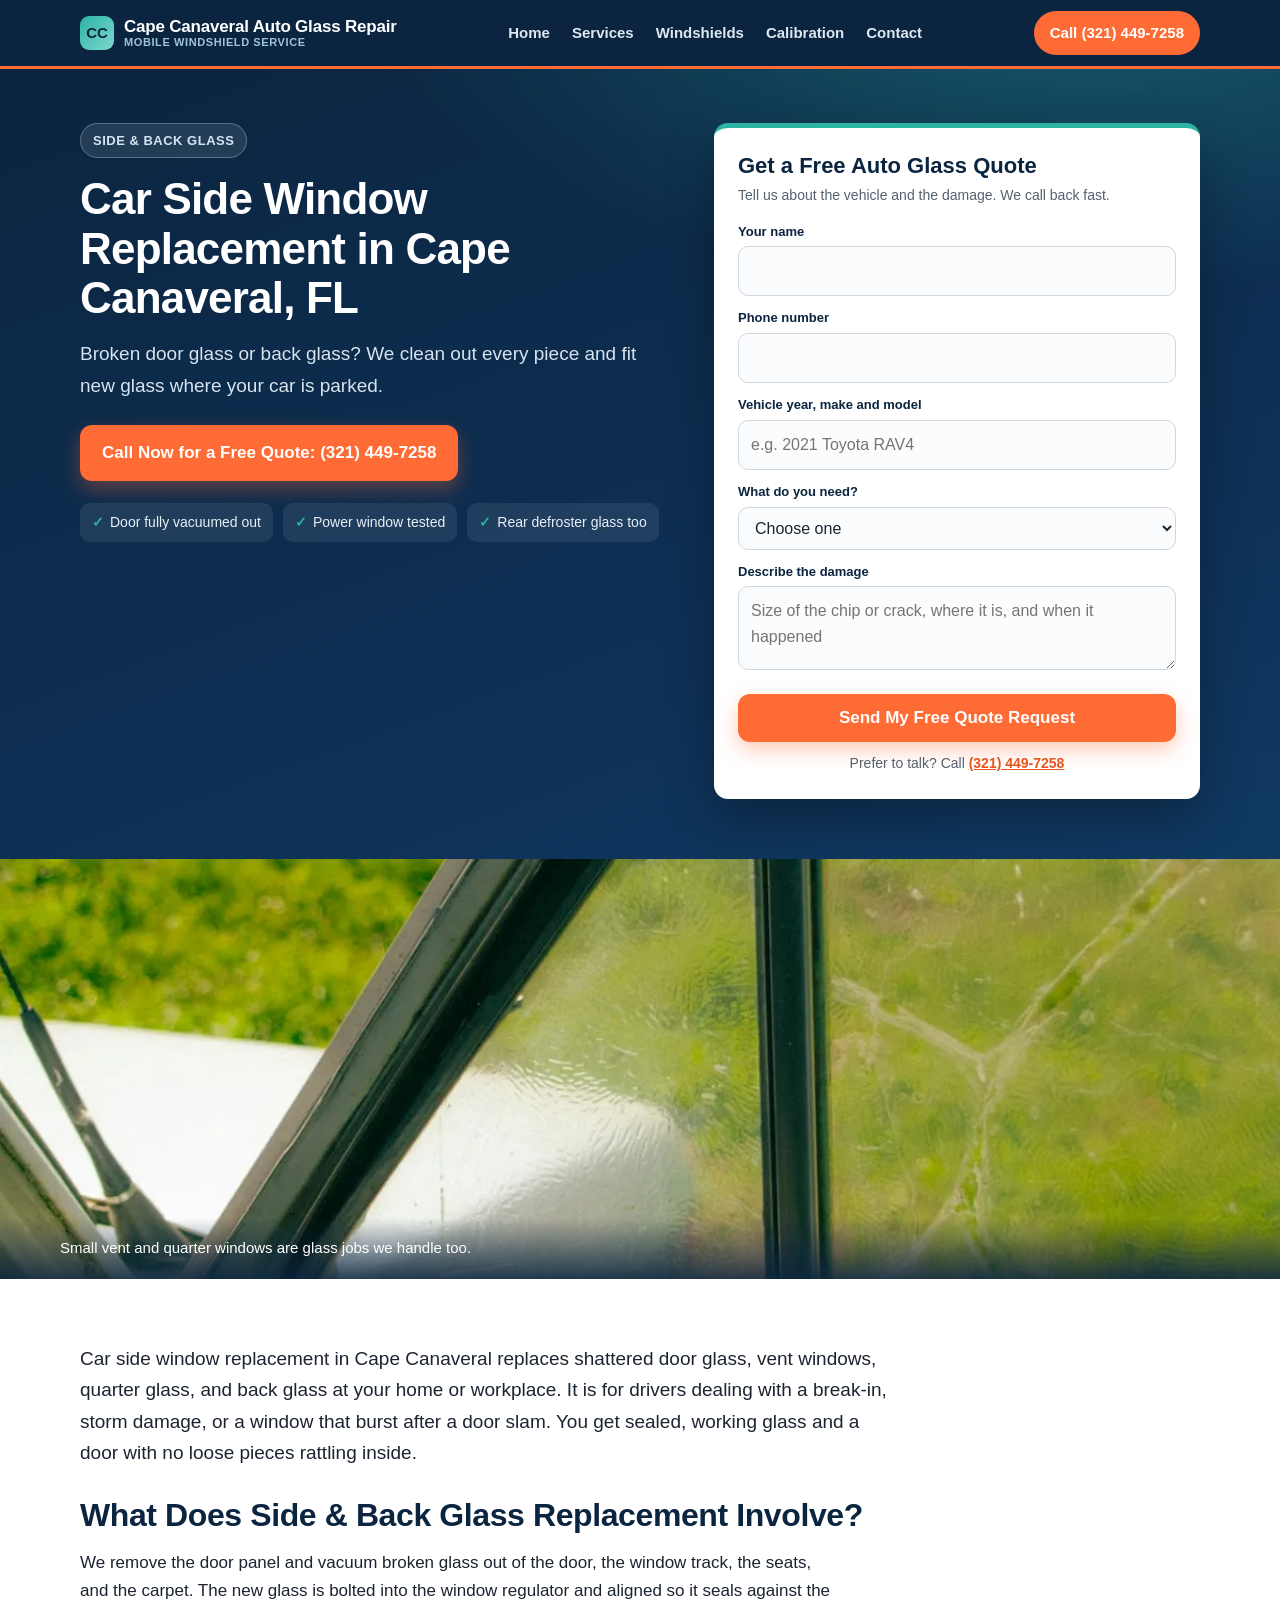
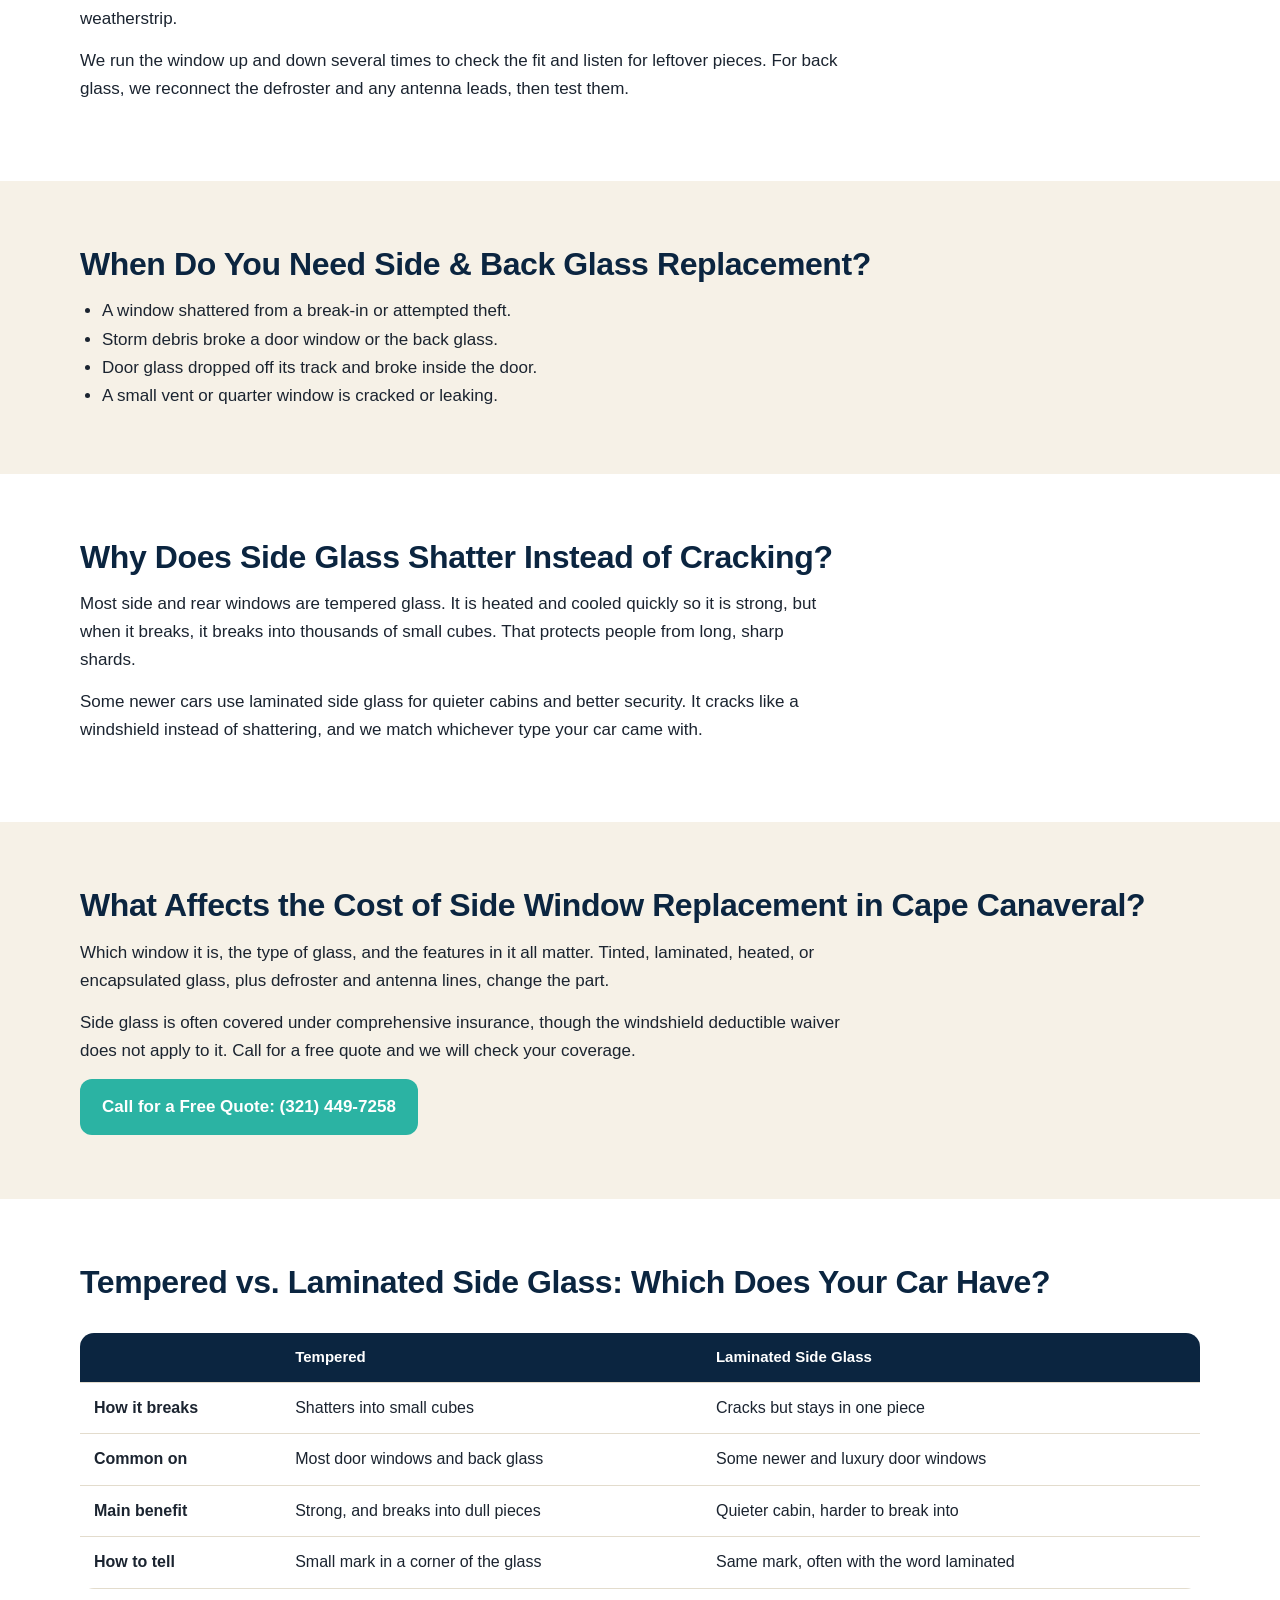
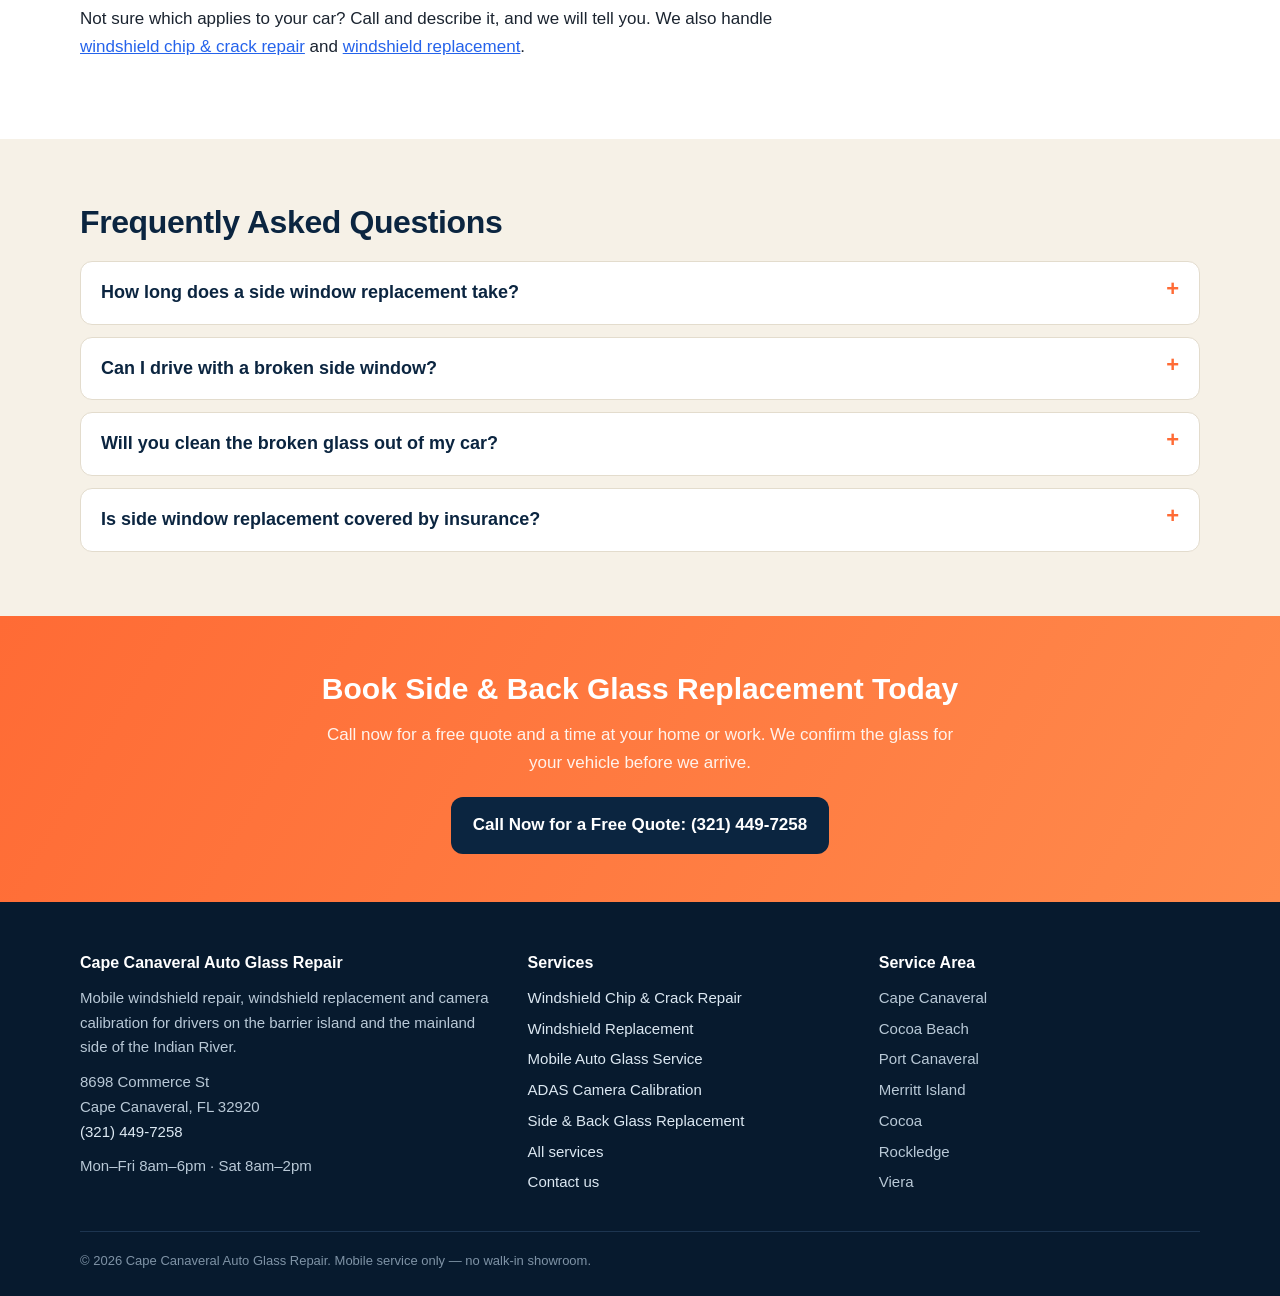
<file: side-window-replacement-cape-canaveral.html>
<!DOCTYPE html>
<html lang="en">
<head>
<meta charset="utf-8">
<meta name="viewport" content="width=device-width, initial-scale=1">
<title>Car Window Replacement in Cape Canaveral, FL | Side Glass</title>
<meta name="description" content="Side window and back glass replacement in Cape Canaveral, FL. Broken door glass removed, door cleaned out, new glass fitted on site.">
<link rel="canonical" href="https://www.capecanaveralautoglassrepair.com/side-window-replacement-cape-canaveral.html">
<meta property="og:title" content="Car Window Replacement in Cape Canaveral, FL | Side Glass">
<meta property="og:description" content="Side window and back glass replacement in Cape Canaveral, FL. Broken door glass removed, door cleaned out, new glass fitted on site.">
<meta property="og:type" content="website">
<meta property="og:url" content="https://www.capecanaveralautoglassrepair.com/side-window-replacement-cape-canaveral.html">
<meta property="og:image" content="https://www.capecanaveralautoglassrepair.com/windshield-installation-hero.webp">
<link rel="stylesheet" href="styles.css">
<script type="application/ld+json">{"@context": "https://schema.org", "@type": "AutoRepair", "name": "Cape Canaveral Auto Glass Repair", "telephone": "(321) 449-7258", "url": "https://www.capecanaveralautoglassrepair.com/", "image": "https://www.capecanaveralautoglassrepair.com/windshield-installation-hero.webp", "address": {"@type": "PostalAddress", "streetAddress": "8698 Commerce St", "addressLocality": "Cape Canaveral", "addressRegion": "FL", "postalCode": "32920", "addressCountry": "US"}, "areaServed": ["Cape Canaveral, FL", "Cocoa Beach, FL", "Port Canaveral, FL", "Merritt Island, FL", "Cocoa, FL", "Rockledge, FL", "Viera, FL"], "description": "Car Side Window Replacement in Cape Canaveral, FL", "openingHours": ["Mo-Fr 08:00-18:00", "Sa 08:00-14:00"]}</script>
<script type="application/ld+json">{"@context": "https://schema.org", "@type": "FAQPage", "mainEntity": [{"@type": "Question", "name": "How long does a side window replacement take?", "acceptedAnswer": {"@type": "Answer", "text": "Most door windows take about an hour, including cleaning out the broken glass. Back glass with a defroster can take a little longer."}}, {"@type": "Question", "name": "Can I drive with a broken side window?", "acceptedAnswer": {"@type": "Answer", "text": "You can drive short distances, but rain and salt air will get into the door and cabin. Tape plastic over the opening until we arrive."}}, {"@type": "Question", "name": "Will you clean the broken glass out of my car?", "acceptedAnswer": {"@type": "Answer", "text": "Yes. We vacuum the door, seats, carpet and window track so you do not hear glass rattling every time you close the door."}}, {"@type": "Question", "name": "Is side window replacement covered by insurance?", "acceptedAnswer": {"@type": "Answer", "text": "It is often covered under comprehensive coverage. The Florida deductible waiver applies only to windshields, so your normal deductible may apply."}}]}</script>
<script type="application/ld+json">{"@context": "https://schema.org", "@type": "Service", "serviceType": "Side and Back Glass Replacement", "areaServed": "Cape Canaveral, FL", "provider": {"@type": "LocalBusiness", "name": "Cape Canaveral Auto Glass Repair", "telephone": "(321) 449-7258"}}</script>
</head>
<body>
<header class="nav">
  <div class="wrap nav-in">
    <a class="logo" href="/"><span class="logo-mark">CC</span><span>Cape Canaveral Auto Glass Repair<small>Mobile windshield service</small></span></a>
    <ul class="links"><li><a href="/">Home</a></li><li><a href="services.html">Services</a></li><li><a href="windshield-replacement-cape-canaveral.html">Windshields</a></li><li><a href="adas-calibration-cape-canaveral.html">Calibration</a></li><li><a href="contact.html">Contact</a></li></ul>
    <a class="nav-call" href="tel:+13214497258">Call (321) 449-7258</a>
  </div>
  <ul class="subnav"><li><a href="/">Home</a></li><li><a href="services.html">Services</a></li><li><a href="windshield-replacement-cape-canaveral.html">Windshields</a></li><li><a href="adas-calibration-cape-canaveral.html">Calibration</a></li><li><a href="contact.html">Contact</a></li></ul>
</header>
<section class="hero">
  <div class="wrap hero-grid">
    <div>
      <span class="badge">Side &amp; back glass</span>
      <h1>Car Side Window Replacement in Cape Canaveral, FL</h1>
      <p class="lede">Broken door glass or back glass? We clean out every piece and fit new glass where your car is parked.</p>
      <a class="btn btn-orange" href="tel:+13214497258">Call Now for a Free Quote: (321) 449-7258</a>
      <ul class="chips"><li>Door fully vacuumed out</li><li>Power window tested</li><li>Rear defroster glass too</li></ul>
    </div>
    <form class="quote" action="https://formspree.io/f/meaekedk" method="POST">
      <input type="hidden" name="_subject" value="New Lead - Auto Glass Repair in Cape Canaveral">
      <h2>Get a Free Auto Glass Quote</h2>
      <p class="sub">Tell us about the vehicle and the damage. We call back fast.</p>
      <div class="field"><label for="q-name">Your name</label><input id="q-name" type="text" name="name" autocomplete="name" required></div>
      <div class="field"><label for="q-phone">Phone number</label><input id="q-phone" type="tel" name="phone" autocomplete="tel" required></div>
      <div class="field"><label for="q-vehicle">Vehicle year, make and model</label><input id="q-vehicle" type="text" name="vehicle" placeholder="e.g. 2021 Toyota RAV4"></div>
      <div class="field"><label for="q-service">What do you need?</label><select id="q-service" name="service"><option value="">Choose one</option><option>Chip or crack repair</option><option>Windshield replacement</option><option>Side window</option><option>Back glass</option><option>Camera calibration</option><option>Not sure yet</option></select></div>
      <div class="field"><label for="q-msg">Describe the damage</label><textarea id="q-msg" name="message" placeholder="Size of the chip or crack, where it is, and when it happened"></textarea></div>
      <input type="text" name="_gotcha" class="hp" style="display:none" tabindex="-1" autocomplete="off">
      <button type="submit" class="btn btn-orange">Send My Free Quote Request</button>
      <p class="alt">Prefer to talk? Call <a href="tel:+13214497258">(321) 449-7258</a></p>
    </form>
  </div>
</section>
<figure class="band"><img src="cracked-side-vent-window.webp" alt="Cracked small side vent window on an older vehicle" width="1600" height="900" loading="lazy"><figcaption><div class="wrap">Small vent and quarter windows are glass jobs we handle too.</div></figcaption></figure>
<section class="sec">
  <div class="wrap">
    <p style="font-size:19px;max-width:820px">Car side window replacement in Cape Canaveral replaces shattered door glass, vent windows, quarter glass, and back glass at your home or workplace. It is for drivers dealing with a break-in, storm damage, or a window that burst after a door slam. You get sealed, working glass and a door with no loose pieces rattling inside.</p>
    <h2 style="margin-top:28px">What Does Side &amp; Back Glass Replacement Involve?</h2>
    <p>We remove the door panel and vacuum broken glass out of the door, the window track, the seats, and the carpet. The new glass is bolted into the window regulator and aligned so it seals against the weatherstrip.</p><p>We run the window up and down several times to check the fit and listen for leftover pieces. For back glass, we reconnect the defroster and any antenna leads, then test them.</p>
  </div>
</section>
<section class="sec sand">
  <div class="wrap">
    <h2>When Do You Need Side &amp; Back Glass Replacement?</h2>
    <ul style="padding-left:22px;max-width:760px"><li>A window shattered from a break-in or attempted theft.</li><li>Storm debris broke a door window or the back glass.</li><li>Door glass dropped off its track and broke inside the door.</li><li>A small vent or quarter window is cracked or leaking.</li></ul>
  </div>
</section>
<section class="sec">
  <div class="wrap">
    <h2>Why Does Side Glass Shatter Instead of Cracking?</h2>
    <p>Most side and rear windows are tempered glass. It is heated and cooled quickly so it is strong, but when it breaks, it breaks into thousands of small cubes. That protects people from long, sharp shards.</p><p>Some newer cars use laminated side glass for quieter cabins and better security. It cracks like a windshield instead of shattering, and we match whichever type your car came with.</p>
  </div>
</section>
<section class="sec sand">
  <div class="wrap">
    <h2>What Affects the Cost of Side Window Replacement in Cape Canaveral?</h2>
    <p>Which window it is, the type of glass, and the features in it all matter. Tinted, laminated, heated, or encapsulated glass, plus defroster and antenna lines, change the part.</p><p>Side glass is often covered under comprehensive insurance, though the windshield deductible waiver does not apply to it. Call for a free quote and we will check your coverage.</p>
    <a class="btn btn-sea" href="tel:+13214497258">Call for a Free Quote: (321) 449-7258</a>
  </div>
</section>
<section class="sec">
  <div class="wrap">
    <h2>Tempered vs. Laminated Side Glass: Which Does Your Car Have?</h2>
    <div class="tbl-wrap"><table class="tbl"><thead><tr><th></th><th>Tempered</th><th>Laminated Side Glass</th></tr></thead><tbody><tr><td><strong>How it breaks</strong></td><td>Shatters into small cubes</td><td>Cracks but stays in one piece</td></tr><tr><td><strong>Common on</strong></td><td>Most door windows and back glass</td><td>Some newer and luxury door windows</td></tr><tr><td><strong>Main benefit</strong></td><td>Strong, and breaks into dull pieces</td><td>Quieter cabin, harder to break into</td></tr><tr><td><strong>How to tell</strong></td><td>Small mark in a corner of the glass</td><td>Same mark, often with the word laminated</td></tr></tbody></table></div>
    <p style="margin-top:16px">Not sure which applies to your car? Call and describe it, and we will tell you. We also handle <a href="windshield-repair-cape-canaveral.html" class="body-link" style="color: #2563eb; text-decoration: underline;">windshield chip &amp; crack repair</a> and <a href="windshield-replacement-cape-canaveral.html" class="body-link" style="color: #2563eb; text-decoration: underline;">windshield replacement</a>.</p>
  </div>
</section>
<section class="sec sand">
  <div class="wrap">
    <h2>Frequently Asked Questions</h2>
      <div class="faq"><details><summary><h3>How long does a side window replacement take?</h3></summary><p>Most door windows take about an hour, including cleaning out the broken glass. Back glass with a defroster can take a little longer.</p></details><details><summary><h3>Can I drive with a broken side window?</h3></summary><p>You can drive short distances, but rain and salt air will get into the door and cabin. Tape plastic over the opening until we arrive.</p></details><details><summary><h3>Will you clean the broken glass out of my car?</h3></summary><p>Yes. We vacuum the door, seats, carpet and window track so you do not hear glass rattling every time you close the door.</p></details><details><summary><h3>Is side window replacement covered by insurance?</h3></summary><p>It is often covered under comprehensive coverage. The Florida deductible waiver applies only to windshields, so your normal deductible may apply.</p></details></div>
  </div>
</section>
<section class="cta">
  <div class="wrap">
    <h2>Book Side &amp; Back Glass Replacement Today</h2>
    <p>Call now for a free quote and a time at your home or work. We confirm the glass for your vehicle before we arrive.</p>
    <a class="btn" href="tel:+13214497258">Call Now for a Free Quote: (321) 449-7258</a>
  </div>
</section>
<footer>
  <div class="wrap">
    <div class="fgrid">
      <div>
        <h3>Cape Canaveral Auto Glass Repair</h3>
        <p>Mobile windshield repair, windshield replacement and camera calibration for drivers on the barrier island and the mainland side of the Indian River.</p>
        <p style="margin-top:10px">8698 Commerce St<br>Cape Canaveral, FL 32920<br><a href="tel:+13214497258">(321) 449-7258</a></p>
        <p style="margin-top:10px">Mon&ndash;Fri 8am&ndash;6pm &middot; Sat 8am&ndash;2pm</p>
      </div>
      <div><h3>Services</h3><ul><li><a href="windshield-repair-cape-canaveral.html">Windshield Chip &amp; Crack Repair</a></li><li><a href="windshield-replacement-cape-canaveral.html">Windshield Replacement</a></li><li><a href="mobile-auto-glass-cape-canaveral.html">Mobile Auto Glass Service</a></li><li><a href="adas-calibration-cape-canaveral.html">ADAS Camera Calibration</a></li><li><a href="side-window-replacement-cape-canaveral.html">Side &amp; Back Glass Replacement</a></li><li><a href="services.html">All services</a></li><li><a href="contact.html">Contact us</a></li></ul></div>
      <div><h3>Service Area</h3><ul><li>Cape Canaveral</li><li>Cocoa Beach</li><li>Port Canaveral</li><li>Merritt Island</li><li>Cocoa</li><li>Rockledge</li><li>Viera</li></ul></div>
    </div>
    <p class="copy">&copy; 2026 Cape Canaveral Auto Glass Repair. Mobile service only &mdash; no walk-in showroom.</p>
  </div>
</footer>
</body>
</html>
</file>
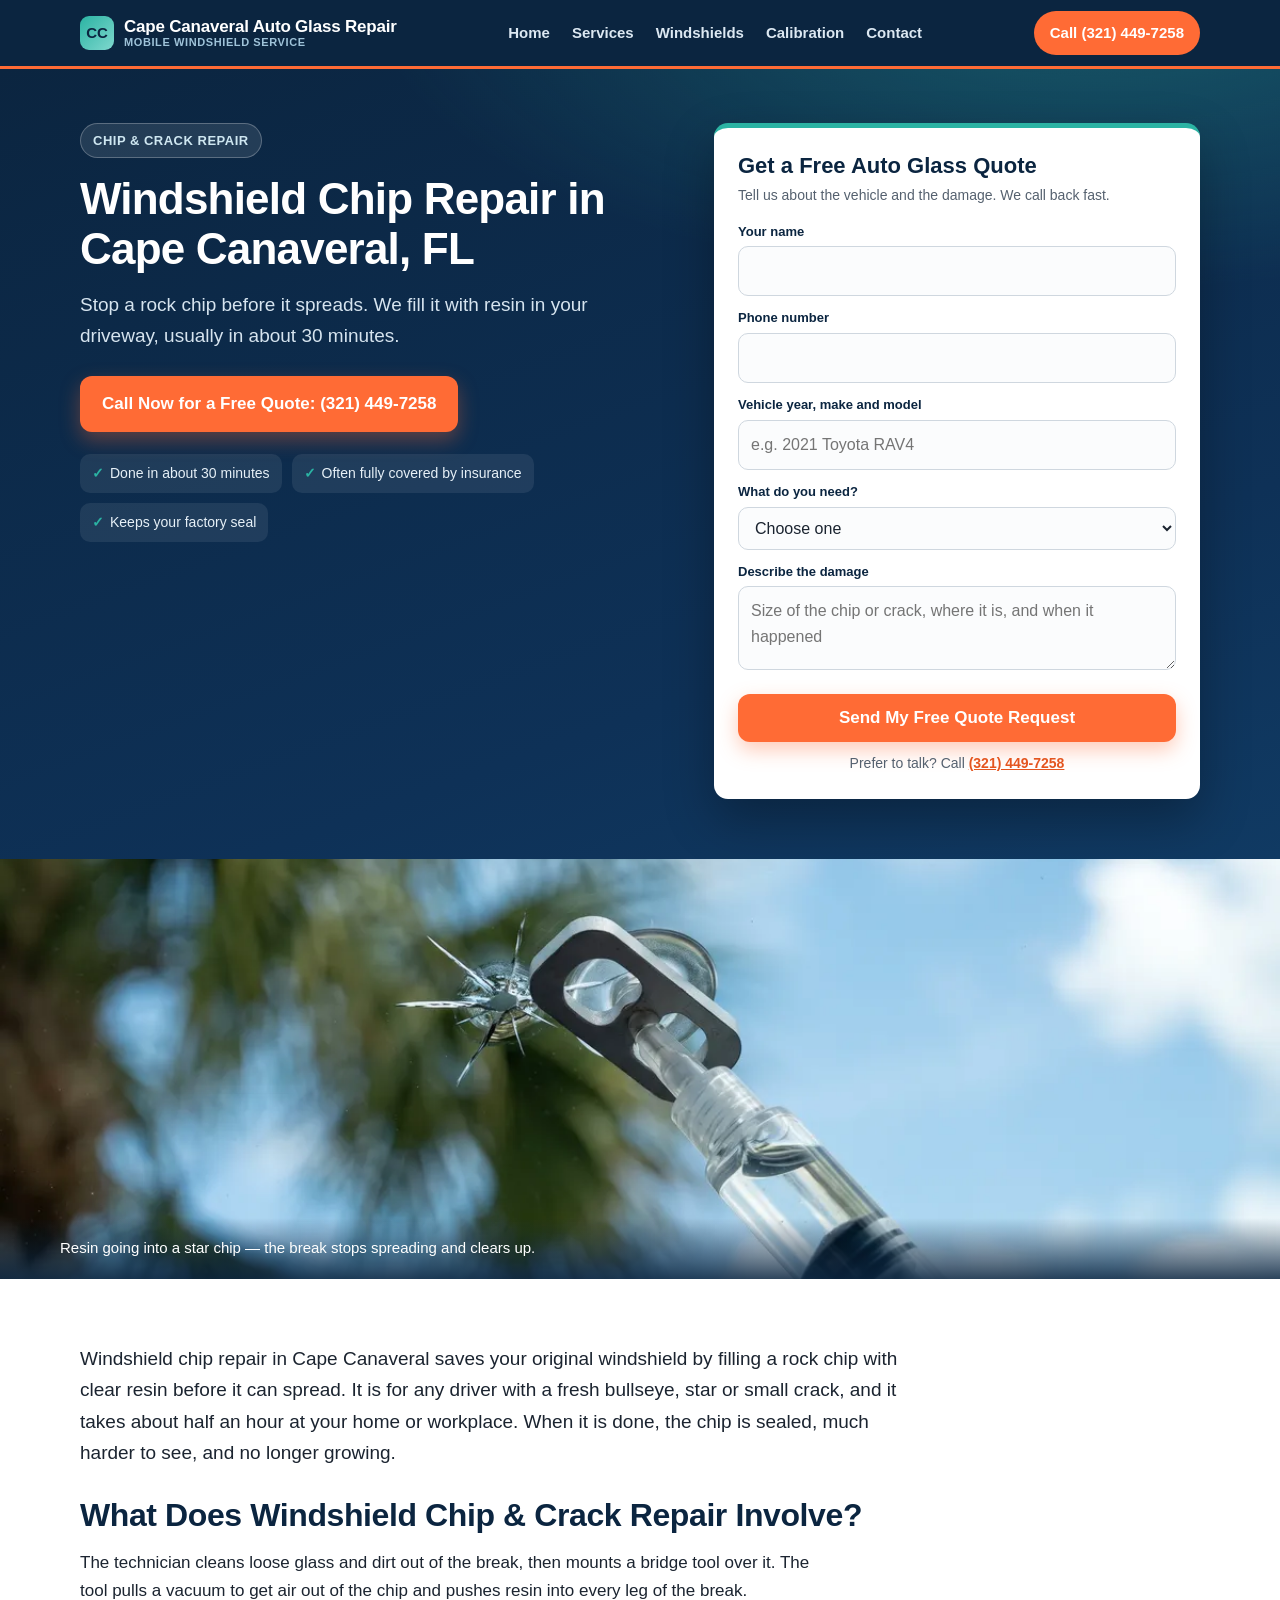
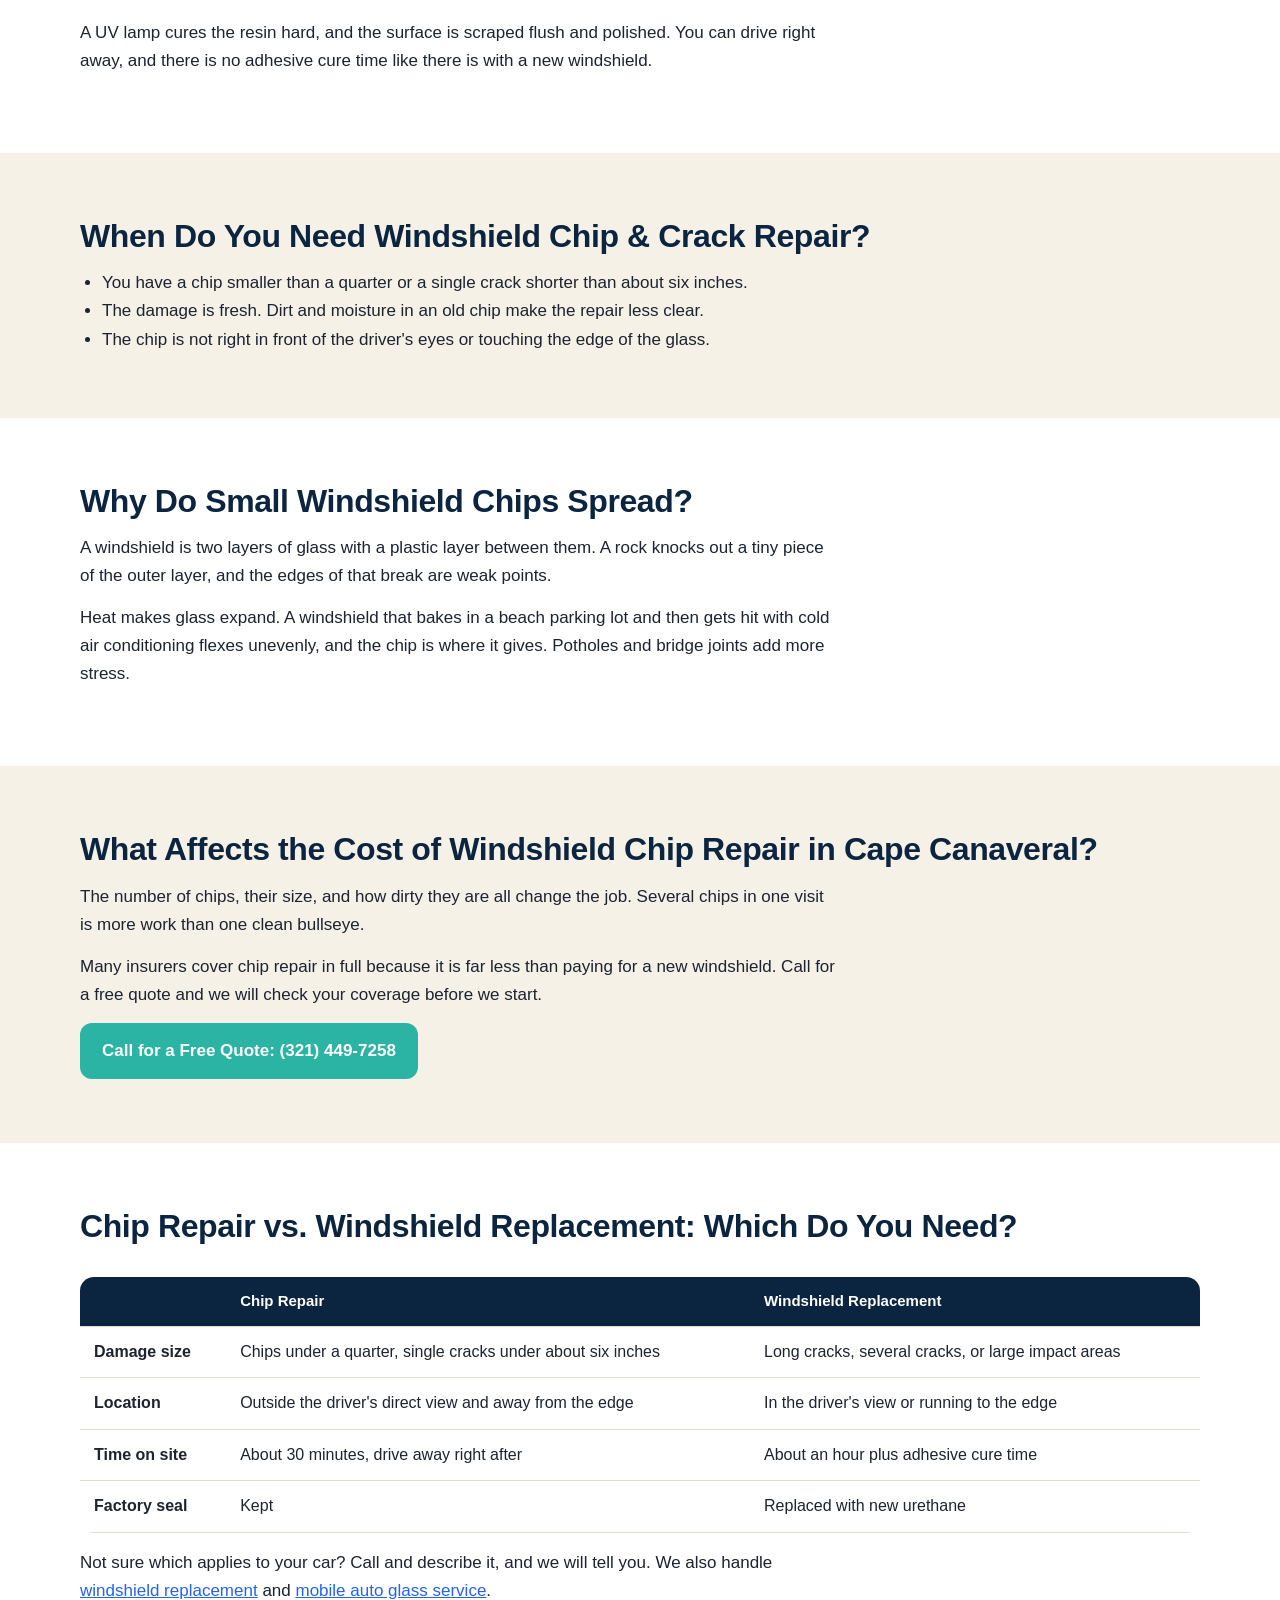
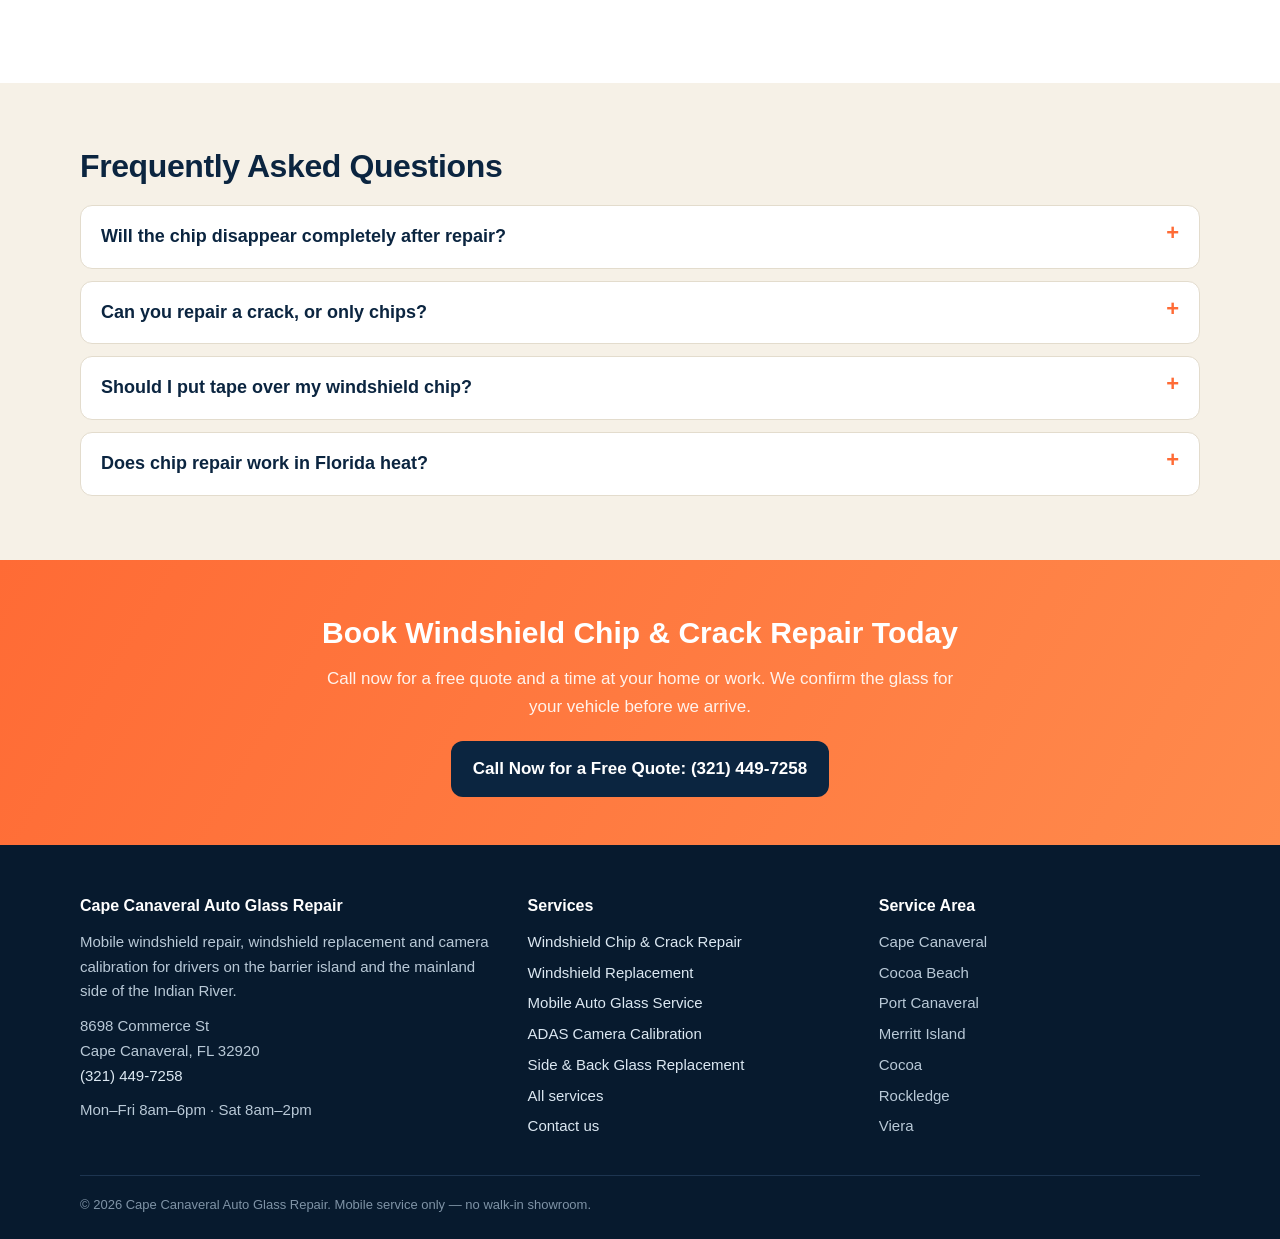
<file: windshield-repair-cape-canaveral.html>
<!DOCTYPE html>
<html lang="en">
<head>
<meta charset="utf-8">
<meta name="viewport" content="width=device-width, initial-scale=1">
<title>Windshield Chip Repair in Cape Canaveral, FL | Mobile</title>
<meta name="description" content="Windshield chip and crack repair in Cape Canaveral, FL. Resin repair at your home or work in about 30 minutes. Free quotes, insurance help.">
<link rel="canonical" href="https://www.capecanaveralautoglassrepair.com/windshield-repair-cape-canaveral.html">
<meta property="og:title" content="Windshield Chip Repair in Cape Canaveral, FL | Mobile">
<meta property="og:description" content="Windshield chip and crack repair in Cape Canaveral, FL. Resin repair at your home or work in about 30 minutes. Free quotes, insurance help.">
<meta property="og:type" content="website">
<meta property="og:url" content="https://www.capecanaveralautoglassrepair.com/windshield-repair-cape-canaveral.html">
<meta property="og:image" content="https://www.capecanaveralautoglassrepair.com/windshield-installation-hero.webp">
<link rel="stylesheet" href="styles.css">
<script type="application/ld+json">{"@context": "https://schema.org", "@type": "AutoRepair", "name": "Cape Canaveral Auto Glass Repair", "telephone": "(321) 449-7258", "url": "https://www.capecanaveralautoglassrepair.com/", "image": "https://www.capecanaveralautoglassrepair.com/windshield-installation-hero.webp", "address": {"@type": "PostalAddress", "streetAddress": "8698 Commerce St", "addressLocality": "Cape Canaveral", "addressRegion": "FL", "postalCode": "32920", "addressCountry": "US"}, "areaServed": ["Cape Canaveral, FL", "Cocoa Beach, FL", "Port Canaveral, FL", "Merritt Island, FL", "Cocoa, FL", "Rockledge, FL", "Viera, FL"], "description": "Windshield Chip Repair in Cape Canaveral, FL", "openingHours": ["Mo-Fr 08:00-18:00", "Sa 08:00-14:00"]}</script>
<script type="application/ld+json">{"@context": "https://schema.org", "@type": "FAQPage", "mainEntity": [{"@type": "Question", "name": "Will the chip disappear completely after repair?", "acceptedAnswer": {"@type": "Answer", "text": "No, but it gets much harder to see. Most repaired chips fade to a faint mark, and the main goal is that the break is sealed and will not spread."}}, {"@type": "Question", "name": "Can you repair a crack, or only chips?", "acceptedAnswer": {"@type": "Answer", "text": "We can repair a single crack up to about six inches long if it is not at the edge of the glass. Longer cracks, or cracks that started at the edge, need a new windshield."}}, {"@type": "Question", "name": "Should I put tape over my windshield chip?", "acceptedAnswer": {"@type": "Answer", "text": "Clear tape over a fresh chip keeps dirt and water out until we get there, which helps the resin bond. Do not use glue or a drugstore kit if you plan to have it professionally repaired."}}, {"@type": "Question", "name": "Does chip repair work in Florida heat?", "acceptedAnswer": {"@type": "Answer", "text": "Yes. We shade the glass while we work because resin cures fastest under UV light and flows best when the glass is not scorching hot."}}]}</script>
<script type="application/ld+json">{"@context": "https://schema.org", "@type": "Service", "serviceType": "Windshield Chip and Crack Repair", "areaServed": "Cape Canaveral, FL", "provider": {"@type": "LocalBusiness", "name": "Cape Canaveral Auto Glass Repair", "telephone": "(321) 449-7258"}}</script>
</head>
<body>
<header class="nav">
  <div class="wrap nav-in">
    <a class="logo" href="/"><span class="logo-mark">CC</span><span>Cape Canaveral Auto Glass Repair<small>Mobile windshield service</small></span></a>
    <ul class="links"><li><a href="/">Home</a></li><li><a href="services.html">Services</a></li><li><a href="windshield-replacement-cape-canaveral.html">Windshields</a></li><li><a href="adas-calibration-cape-canaveral.html">Calibration</a></li><li><a href="contact.html">Contact</a></li></ul>
    <a class="nav-call" href="tel:+13214497258">Call (321) 449-7258</a>
  </div>
  <ul class="subnav"><li><a href="/">Home</a></li><li><a href="services.html">Services</a></li><li><a href="windshield-replacement-cape-canaveral.html">Windshields</a></li><li><a href="adas-calibration-cape-canaveral.html">Calibration</a></li><li><a href="contact.html">Contact</a></li></ul>
</header>
<section class="hero">
  <div class="wrap hero-grid">
    <div>
      <span class="badge">Chip &amp; crack repair</span>
      <h1>Windshield Chip Repair in Cape Canaveral, FL</h1>
      <p class="lede">Stop a rock chip before it spreads. We fill it with resin in your driveway, usually in about 30 minutes.</p>
      <a class="btn btn-orange" href="tel:+13214497258">Call Now for a Free Quote: (321) 449-7258</a>
      <ul class="chips"><li>Done in about 30 minutes</li><li>Often fully covered by insurance</li><li>Keeps your factory seal</li></ul>
    </div>
    <form class="quote" action="https://formspree.io/f/meaekedk" method="POST">
      <input type="hidden" name="_subject" value="New Lead - Auto Glass Repair in Cape Canaveral">
      <h2>Get a Free Auto Glass Quote</h2>
      <p class="sub">Tell us about the vehicle and the damage. We call back fast.</p>
      <div class="field"><label for="q-name">Your name</label><input id="q-name" type="text" name="name" autocomplete="name" required></div>
      <div class="field"><label for="q-phone">Phone number</label><input id="q-phone" type="tel" name="phone" autocomplete="tel" required></div>
      <div class="field"><label for="q-vehicle">Vehicle year, make and model</label><input id="q-vehicle" type="text" name="vehicle" placeholder="e.g. 2021 Toyota RAV4"></div>
      <div class="field"><label for="q-service">What do you need?</label><select id="q-service" name="service"><option value="">Choose one</option><option>Chip or crack repair</option><option>Windshield replacement</option><option>Side window</option><option>Back glass</option><option>Camera calibration</option><option>Not sure yet</option></select></div>
      <div class="field"><label for="q-msg">Describe the damage</label><textarea id="q-msg" name="message" placeholder="Size of the chip or crack, where it is, and when it happened"></textarea></div>
      <input type="text" name="_gotcha" class="hp" style="display:none" tabindex="-1" autocomplete="off">
      <button type="submit" class="btn btn-orange">Send My Free Quote Request</button>
      <p class="alt">Prefer to talk? Call <a href="tel:+13214497258">(321) 449-7258</a></p>
    </form>
  </div>
</section>
<figure class="band"><img src="windshield-chip-repair-resin.webp" alt="Resin injector repairing a star-shaped windshield chip" width="1600" height="900" loading="lazy"><figcaption><div class="wrap">Resin going into a star chip &mdash; the break stops spreading and clears up.</div></figcaption></figure>
<section class="sec">
  <div class="wrap">
    <p style="font-size:19px;max-width:820px">Windshield chip repair in Cape Canaveral saves your original windshield by filling a rock chip with clear resin before it can spread. It is for any driver with a fresh bullseye, star or small crack, and it takes about half an hour at your home or workplace. When it is done, the chip is sealed, much harder to see, and no longer growing.</p>
    <h2 style="margin-top:28px">What Does Windshield Chip &amp; Crack Repair Involve?</h2>
    <p>The technician cleans loose glass and dirt out of the break, then mounts a bridge tool over it. The tool pulls a vacuum to get air out of the chip and pushes resin into every leg of the break.</p><p>A UV lamp cures the resin hard, and the surface is scraped flush and polished. You can drive right away, and there is no adhesive cure time like there is with a new windshield.</p>
  </div>
</section>
<section class="sec sand">
  <div class="wrap">
    <h2>When Do You Need Windshield Chip &amp; Crack Repair?</h2>
    <ul style="padding-left:22px;max-width:760px"><li>You have a chip smaller than a quarter or a single crack shorter than about six inches.</li><li>The damage is fresh. Dirt and moisture in an old chip make the repair less clear.</li><li>The chip is not right in front of the driver's eyes or touching the edge of the glass.</li></ul>
  </div>
</section>
<section class="sec">
  <div class="wrap">
    <h2>Why Do Small Windshield Chips Spread?</h2>
    <p>A windshield is two layers of glass with a plastic layer between them. A rock knocks out a tiny piece of the outer layer, and the edges of that break are weak points.</p><p>Heat makes glass expand. A windshield that bakes in a beach parking lot and then gets hit with cold air conditioning flexes unevenly, and the chip is where it gives. Potholes and bridge joints add more stress.</p>
  </div>
</section>
<section class="sec sand">
  <div class="wrap">
    <h2>What Affects the Cost of Windshield Chip Repair in Cape Canaveral?</h2>
    <p>The number of chips, their size, and how dirty they are all change the job. Several chips in one visit is more work than one clean bullseye.</p><p>Many insurers cover chip repair in full because it is far less than paying for a new windshield. Call for a free quote and we will check your coverage before we start.</p>
    <a class="btn btn-sea" href="tel:+13214497258">Call for a Free Quote: (321) 449-7258</a>
  </div>
</section>
<section class="sec">
  <div class="wrap">
    <h2>Chip Repair vs. Windshield Replacement: Which Do You Need?</h2>
    <div class="tbl-wrap"><table class="tbl"><thead><tr><th></th><th>Chip Repair</th><th>Windshield Replacement</th></tr></thead><tbody><tr><td><strong>Damage size</strong></td><td>Chips under a quarter, single cracks under about six inches</td><td>Long cracks, several cracks, or large impact areas</td></tr><tr><td><strong>Location</strong></td><td>Outside the driver's direct view and away from the edge</td><td>In the driver's view or running to the edge</td></tr><tr><td><strong>Time on site</strong></td><td>About 30 minutes, drive away right after</td><td>About an hour plus adhesive cure time</td></tr><tr><td><strong>Factory seal</strong></td><td>Kept</td><td>Replaced with new urethane</td></tr></tbody></table></div>
    <p style="margin-top:16px">Not sure which applies to your car? Call and describe it, and we will tell you. We also handle <a href="windshield-replacement-cape-canaveral.html" class="body-link" style="color: #2563eb; text-decoration: underline;">windshield replacement</a> and <a href="mobile-auto-glass-cape-canaveral.html" class="body-link" style="color: #2563eb; text-decoration: underline;">mobile auto glass service</a>.</p>
  </div>
</section>
<section class="sec sand">
  <div class="wrap">
    <h2>Frequently Asked Questions</h2>
      <div class="faq"><details><summary><h3>Will the chip disappear completely after repair?</h3></summary><p>No, but it gets much harder to see. Most repaired chips fade to a faint mark, and the main goal is that the break is sealed and will not spread.</p></details><details><summary><h3>Can you repair a crack, or only chips?</h3></summary><p>We can repair a single crack up to about six inches long if it is not at the edge of the glass. Longer cracks, or cracks that started at the edge, need a new windshield.</p></details><details><summary><h3>Should I put tape over my windshield chip?</h3></summary><p>Clear tape over a fresh chip keeps dirt and water out until we get there, which helps the resin bond. Do not use glue or a drugstore kit if you plan to have it professionally repaired.</p></details><details><summary><h3>Does chip repair work in Florida heat?</h3></summary><p>Yes. We shade the glass while we work because resin cures fastest under UV light and flows best when the glass is not scorching hot.</p></details></div>
  </div>
</section>
<section class="cta">
  <div class="wrap">
    <h2>Book Windshield Chip &amp; Crack Repair Today</h2>
    <p>Call now for a free quote and a time at your home or work. We confirm the glass for your vehicle before we arrive.</p>
    <a class="btn" href="tel:+13214497258">Call Now for a Free Quote: (321) 449-7258</a>
  </div>
</section>
<footer>
  <div class="wrap">
    <div class="fgrid">
      <div>
        <h3>Cape Canaveral Auto Glass Repair</h3>
        <p>Mobile windshield repair, windshield replacement and camera calibration for drivers on the barrier island and the mainland side of the Indian River.</p>
        <p style="margin-top:10px">8698 Commerce St<br>Cape Canaveral, FL 32920<br><a href="tel:+13214497258">(321) 449-7258</a></p>
        <p style="margin-top:10px">Mon&ndash;Fri 8am&ndash;6pm &middot; Sat 8am&ndash;2pm</p>
      </div>
      <div><h3>Services</h3><ul><li><a href="windshield-repair-cape-canaveral.html">Windshield Chip &amp; Crack Repair</a></li><li><a href="windshield-replacement-cape-canaveral.html">Windshield Replacement</a></li><li><a href="mobile-auto-glass-cape-canaveral.html">Mobile Auto Glass Service</a></li><li><a href="adas-calibration-cape-canaveral.html">ADAS Camera Calibration</a></li><li><a href="side-window-replacement-cape-canaveral.html">Side &amp; Back Glass Replacement</a></li><li><a href="services.html">All services</a></li><li><a href="contact.html">Contact us</a></li></ul></div>
      <div><h3>Service Area</h3><ul><li>Cape Canaveral</li><li>Cocoa Beach</li><li>Port Canaveral</li><li>Merritt Island</li><li>Cocoa</li><li>Rockledge</li><li>Viera</li></ul></div>
    </div>
    <p class="copy">&copy; 2026 Cape Canaveral Auto Glass Repair. Mobile service only &mdash; no walk-in showroom.</p>
  </div>
</footer>
</body>
</html>
</file>
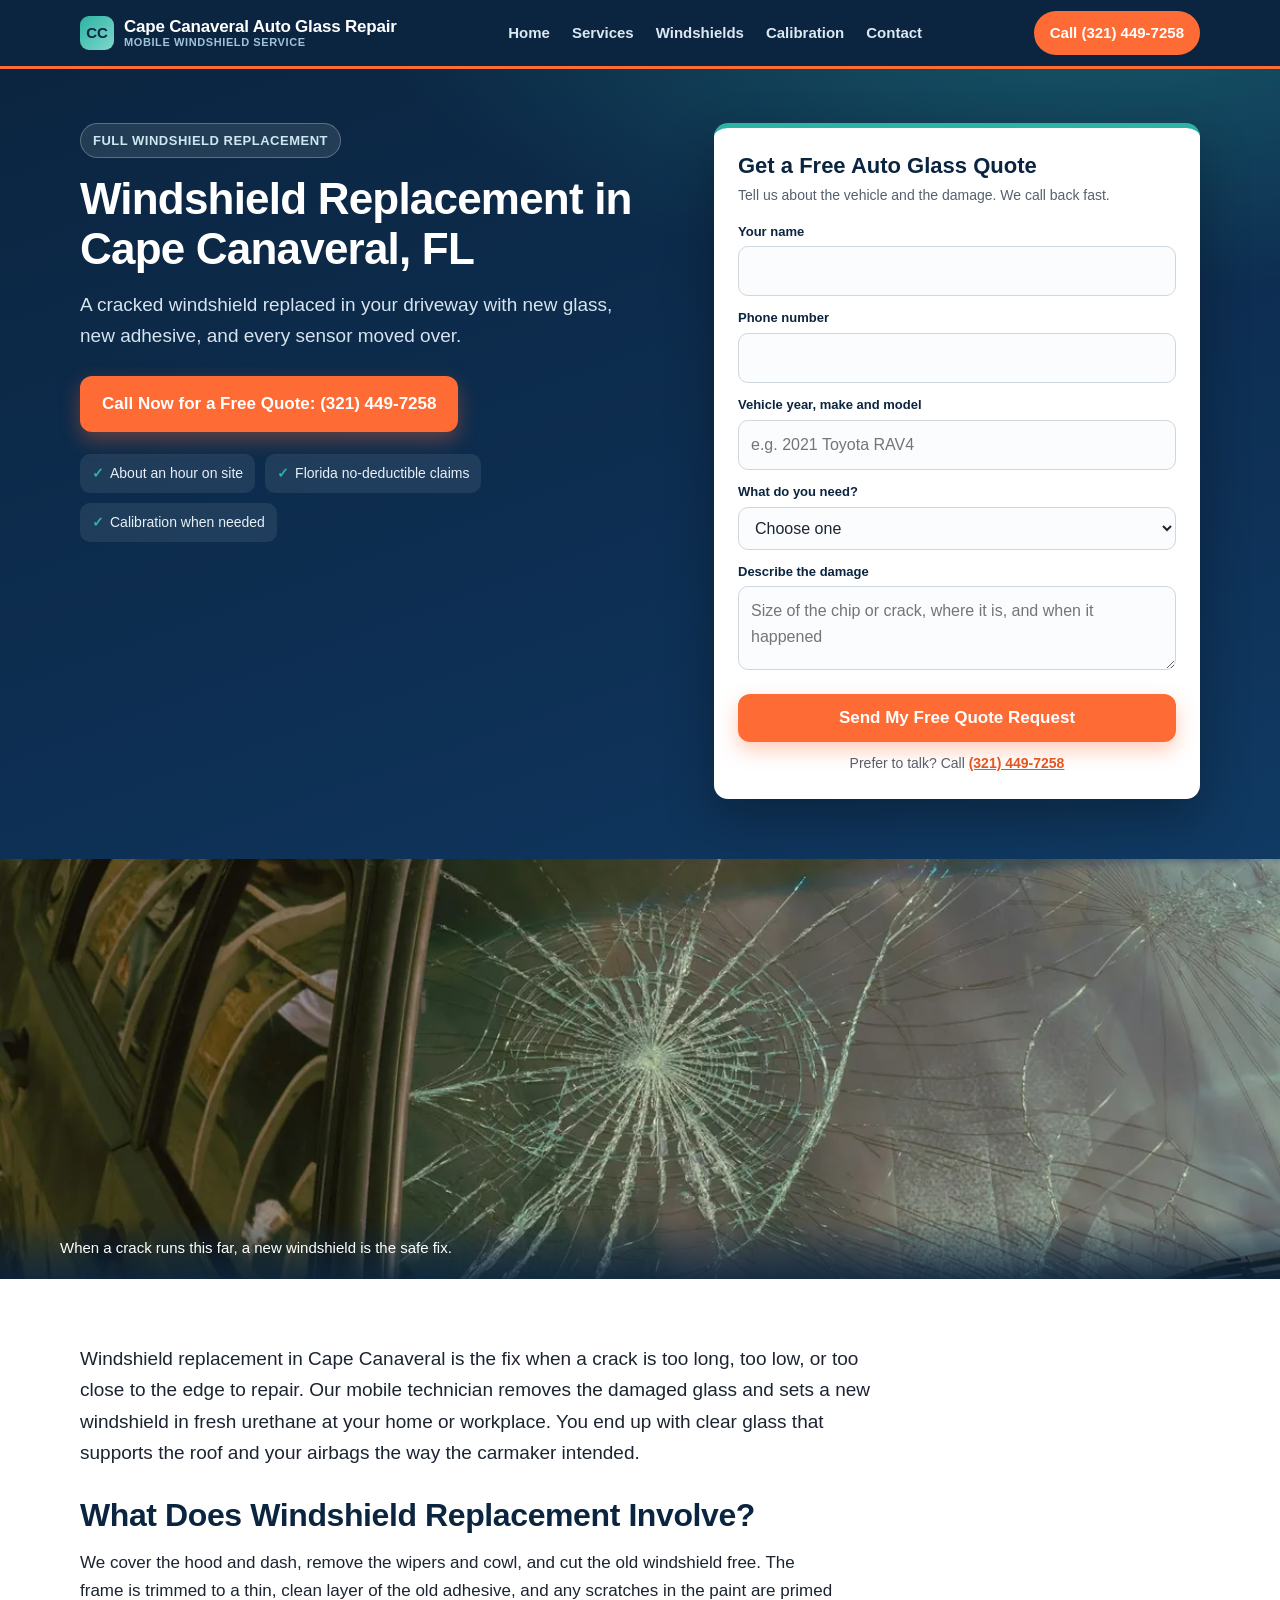
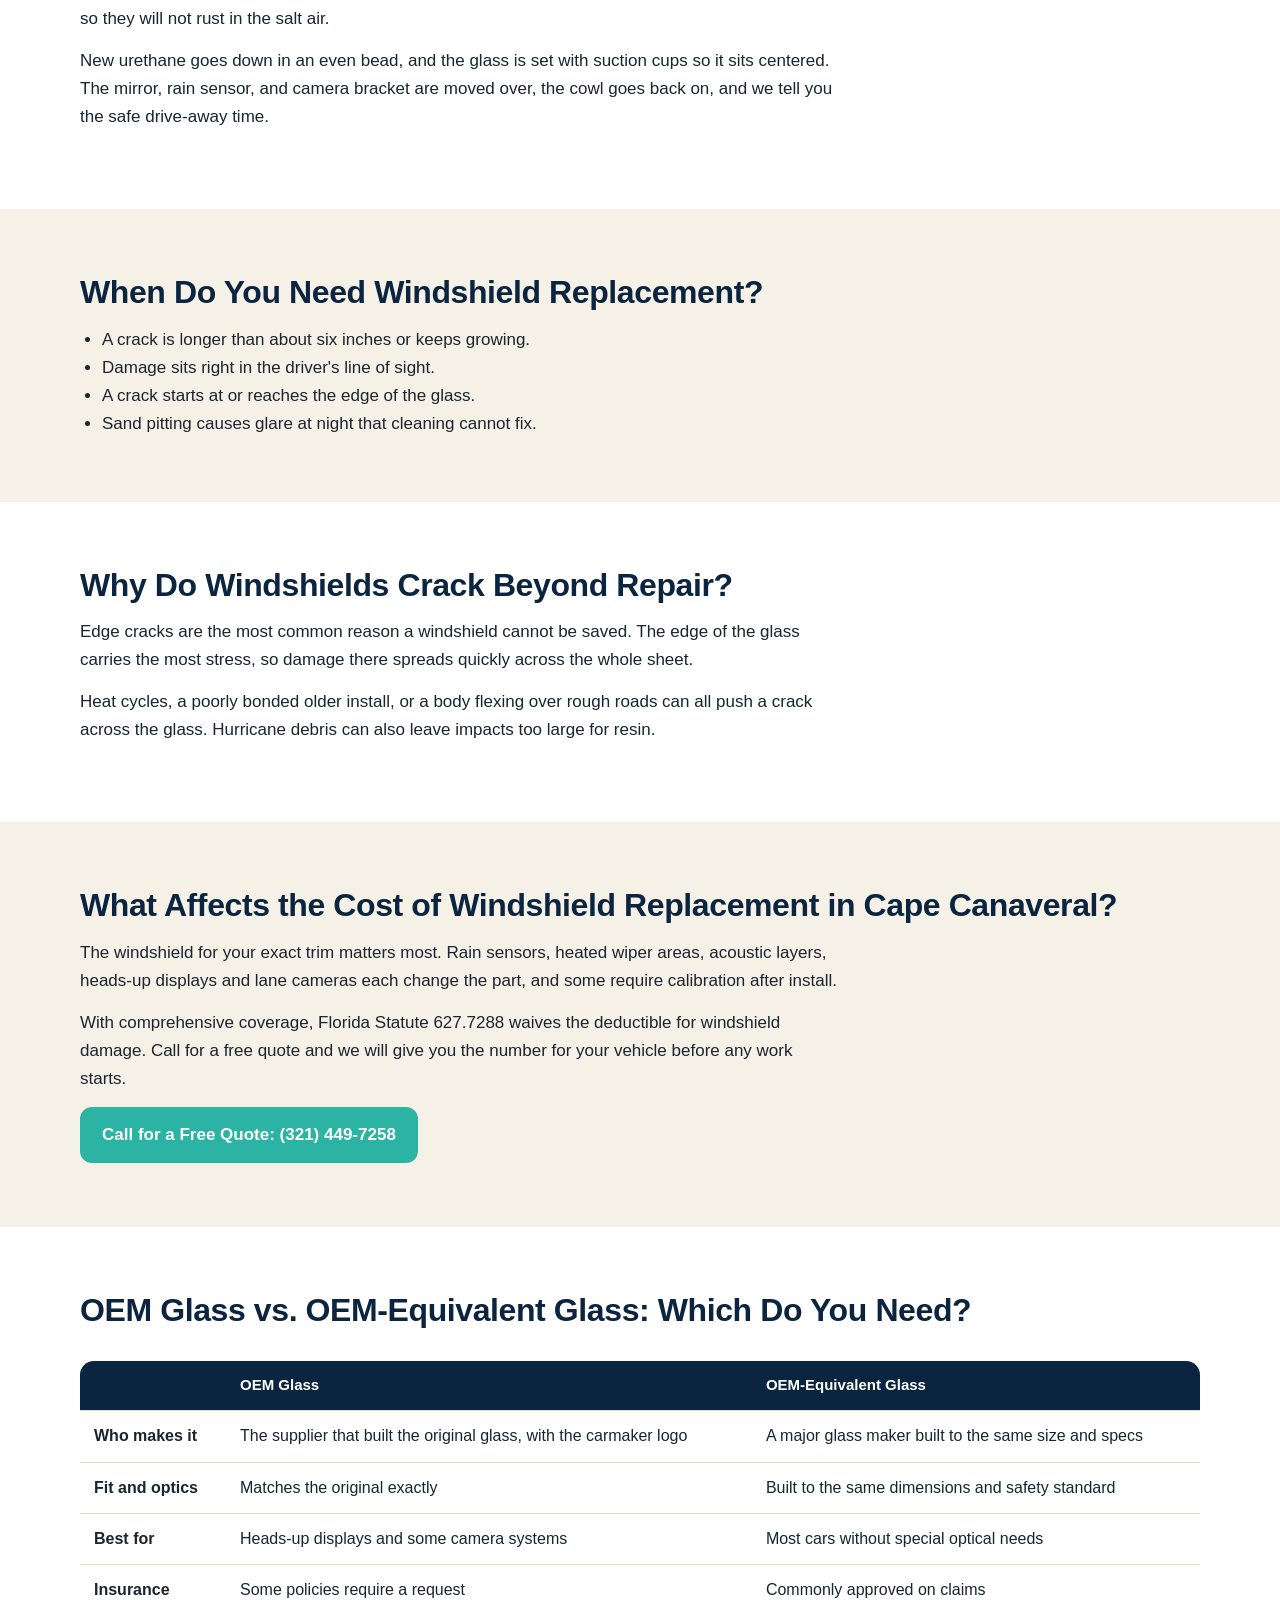
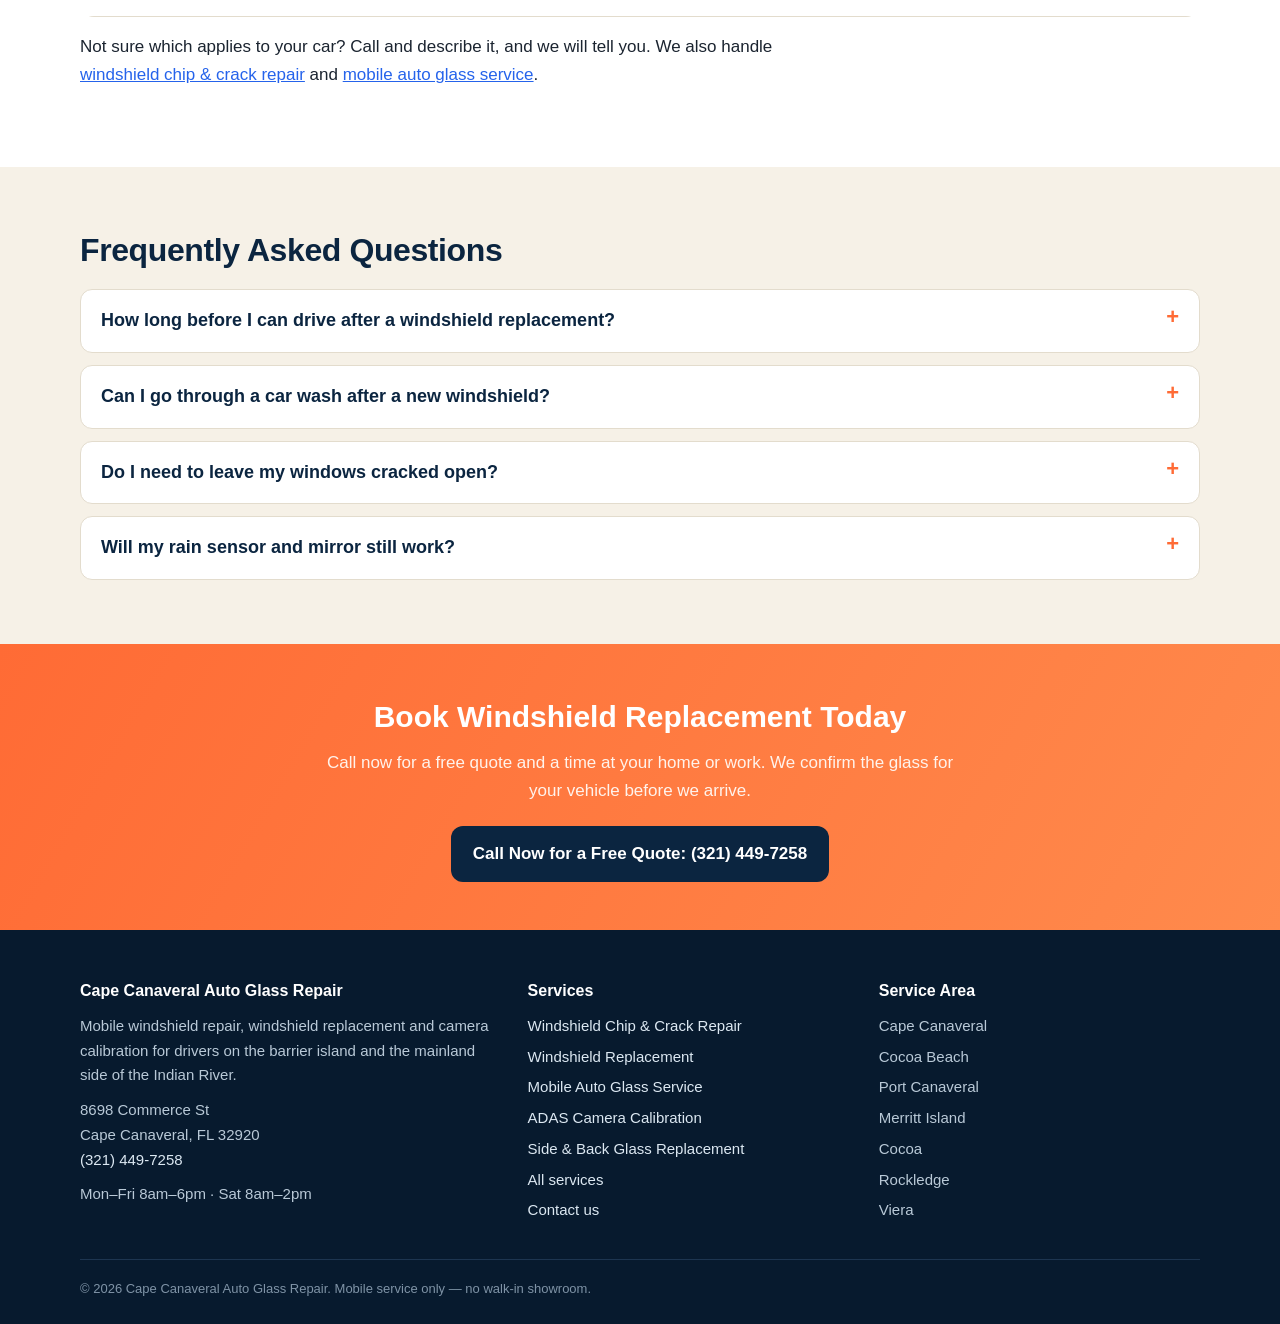
<file: windshield-replacement-cape-canaveral.html>
<!DOCTYPE html>
<html lang="en">
<head>
<meta charset="utf-8">
<meta name="viewport" content="width=device-width, initial-scale=1">
<title>Windshield Replacement in Cape Canaveral, FL | Mobile</title>
<meta name="description" content="Windshield replacement in Cape Canaveral, FL at your home or work. OEM-equivalent glass, fresh urethane, camera calibration. Free quotes.">
<link rel="canonical" href="https://www.capecanaveralautoglassrepair.com/windshield-replacement-cape-canaveral.html">
<meta property="og:title" content="Windshield Replacement in Cape Canaveral, FL | Mobile">
<meta property="og:description" content="Windshield replacement in Cape Canaveral, FL at your home or work. OEM-equivalent glass, fresh urethane, camera calibration. Free quotes.">
<meta property="og:type" content="website">
<meta property="og:url" content="https://www.capecanaveralautoglassrepair.com/windshield-replacement-cape-canaveral.html">
<meta property="og:image" content="https://www.capecanaveralautoglassrepair.com/windshield-installation-hero.webp">
<link rel="stylesheet" href="styles.css">
<script type="application/ld+json">{"@context": "https://schema.org", "@type": "AutoRepair", "name": "Cape Canaveral Auto Glass Repair", "telephone": "(321) 449-7258", "url": "https://www.capecanaveralautoglassrepair.com/", "image": "https://www.capecanaveralautoglassrepair.com/windshield-installation-hero.webp", "address": {"@type": "PostalAddress", "streetAddress": "8698 Commerce St", "addressLocality": "Cape Canaveral", "addressRegion": "FL", "postalCode": "32920", "addressCountry": "US"}, "areaServed": ["Cape Canaveral, FL", "Cocoa Beach, FL", "Port Canaveral, FL", "Merritt Island, FL", "Cocoa, FL", "Rockledge, FL", "Viera, FL"], "description": "Windshield Replacement in Cape Canaveral, FL", "openingHours": ["Mo-Fr 08:00-18:00", "Sa 08:00-14:00"]}</script>
<script type="application/ld+json">{"@context": "https://schema.org", "@type": "FAQPage", "mainEntity": [{"@type": "Question", "name": "How long before I can drive after a windshield replacement?", "acceptedAnswer": {"@type": "Answer", "text": "Usually under an hour. The exact time depends on the urethane, the temperature, and the humidity, and we tell you the safe drive-away time before we leave."}}, {"@type": "Question", "name": "Can I go through a car wash after a new windshield?", "acceptedAnswer": {"@type": "Answer", "text": "Wait at least 24 hours. High-pressure water and spinning brushes can disturb the molding while the adhesive keeps curing."}}, {"@type": "Question", "name": "Do I need to leave my windows cracked open?", "acceptedAnswer": {"@type": "Answer", "text": "Leaving a window open about an inch for the first day helps equalize air pressure when doors close, which protects the fresh seal."}}, {"@type": "Question", "name": "Will my rain sensor and mirror still work?", "acceptedAnswer": {"@type": "Answer", "text": "Yes. We move the mirror and sensor to the new glass with a new gel pad where needed, then test them before we leave."}}]}</script>
<script type="application/ld+json">{"@context": "https://schema.org", "@type": "Service", "serviceType": "Windshield Replacement", "areaServed": "Cape Canaveral, FL", "provider": {"@type": "LocalBusiness", "name": "Cape Canaveral Auto Glass Repair", "telephone": "(321) 449-7258"}}</script>
</head>
<body>
<header class="nav">
  <div class="wrap nav-in">
    <a class="logo" href="/"><span class="logo-mark">CC</span><span>Cape Canaveral Auto Glass Repair<small>Mobile windshield service</small></span></a>
    <ul class="links"><li><a href="/">Home</a></li><li><a href="services.html">Services</a></li><li><a href="windshield-replacement-cape-canaveral.html" aria-current="page">Windshields</a></li><li><a href="adas-calibration-cape-canaveral.html">Calibration</a></li><li><a href="contact.html">Contact</a></li></ul>
    <a class="nav-call" href="tel:+13214497258">Call (321) 449-7258</a>
  </div>
  <ul class="subnav"><li><a href="/">Home</a></li><li><a href="services.html">Services</a></li><li><a href="windshield-replacement-cape-canaveral.html" aria-current="page">Windshields</a></li><li><a href="adas-calibration-cape-canaveral.html">Calibration</a></li><li><a href="contact.html">Contact</a></li></ul>
</header>
<section class="hero">
  <div class="wrap hero-grid">
    <div>
      <span class="badge">Full windshield replacement</span>
      <h1>Windshield Replacement in Cape Canaveral, FL</h1>
      <p class="lede">A cracked windshield replaced in your driveway with new glass, new adhesive, and every sensor moved over.</p>
      <a class="btn btn-orange" href="tel:+13214497258">Call Now for a Free Quote: (321) 449-7258</a>
      <ul class="chips"><li>About an hour on site</li><li>Florida no-deductible claims</li><li>Calibration when needed</li></ul>
    </div>
    <form class="quote" action="https://formspree.io/f/meaekedk" method="POST">
      <input type="hidden" name="_subject" value="New Lead - Auto Glass Repair in Cape Canaveral">
      <h2>Get a Free Auto Glass Quote</h2>
      <p class="sub">Tell us about the vehicle and the damage. We call back fast.</p>
      <div class="field"><label for="q-name">Your name</label><input id="q-name" type="text" name="name" autocomplete="name" required></div>
      <div class="field"><label for="q-phone">Phone number</label><input id="q-phone" type="tel" name="phone" autocomplete="tel" required></div>
      <div class="field"><label for="q-vehicle">Vehicle year, make and model</label><input id="q-vehicle" type="text" name="vehicle" placeholder="e.g. 2021 Toyota RAV4"></div>
      <div class="field"><label for="q-service">What do you need?</label><select id="q-service" name="service"><option value="">Choose one</option><option>Chip or crack repair</option><option>Windshield replacement</option><option>Side window</option><option>Back glass</option><option>Camera calibration</option><option>Not sure yet</option></select></div>
      <div class="field"><label for="q-msg">Describe the damage</label><textarea id="q-msg" name="message" placeholder="Size of the chip or crack, where it is, and when it happened"></textarea></div>
      <input type="text" name="_gotcha" class="hp" style="display:none" tabindex="-1" autocomplete="off">
      <button type="submit" class="btn btn-orange">Send My Free Quote Request</button>
      <p class="alt">Prefer to talk? Call <a href="tel:+13214497258">(321) 449-7258</a></p>
    </form>
  </div>
</section>
<figure class="band"><img src="cracked-windshield-replacement.webp" alt="Windshield with a large spiderweb crack that needs replacing" width="1600" height="900" loading="lazy"><figcaption><div class="wrap">When a crack runs this far, a new windshield is the safe fix.</div></figcaption></figure>
<section class="sec">
  <div class="wrap">
    <p style="font-size:19px;max-width:820px">Windshield replacement in Cape Canaveral is the fix when a crack is too long, too low, or too close to the edge to repair. Our mobile technician removes the damaged glass and sets a new windshield in fresh urethane at your home or workplace. You end up with clear glass that supports the roof and your airbags the way the carmaker intended.</p>
    <h2 style="margin-top:28px">What Does Windshield Replacement Involve?</h2>
    <p>We cover the hood and dash, remove the wipers and cowl, and cut the old windshield free. The frame is trimmed to a thin, clean layer of the old adhesive, and any scratches in the paint are primed so they will not rust in the salt air.</p><p>New urethane goes down in an even bead, and the glass is set with suction cups so it sits centered. The mirror, rain sensor, and camera bracket are moved over, the cowl goes back on, and we tell you the safe drive-away time.</p>
  </div>
</section>
<section class="sec sand">
  <div class="wrap">
    <h2>When Do You Need Windshield Replacement?</h2>
    <ul style="padding-left:22px;max-width:760px"><li>A crack is longer than about six inches or keeps growing.</li><li>Damage sits right in the driver's line of sight.</li><li>A crack starts at or reaches the edge of the glass.</li><li>Sand pitting causes glare at night that cleaning cannot fix.</li></ul>
  </div>
</section>
<section class="sec">
  <div class="wrap">
    <h2>Why Do Windshields Crack Beyond Repair?</h2>
    <p>Edge cracks are the most common reason a windshield cannot be saved. The edge of the glass carries the most stress, so damage there spreads quickly across the whole sheet.</p><p>Heat cycles, a poorly bonded older install, or a body flexing over rough roads can all push a crack across the glass. Hurricane debris can also leave impacts too large for resin.</p>
  </div>
</section>
<section class="sec sand">
  <div class="wrap">
    <h2>What Affects the Cost of Windshield Replacement in Cape Canaveral?</h2>
    <p>The windshield for your exact trim matters most. Rain sensors, heated wiper areas, acoustic layers, heads-up displays and lane cameras each change the part, and some require calibration after install.</p><p>With comprehensive coverage, Florida Statute 627.7288 waives the deductible for windshield damage. Call for a free quote and we will give you the number for your vehicle before any work starts.</p>
    <a class="btn btn-sea" href="tel:+13214497258">Call for a Free Quote: (321) 449-7258</a>
  </div>
</section>
<section class="sec">
  <div class="wrap">
    <h2>OEM Glass vs. OEM-Equivalent Glass: Which Do You Need?</h2>
    <div class="tbl-wrap"><table class="tbl"><thead><tr><th></th><th>OEM Glass</th><th>OEM-Equivalent Glass</th></tr></thead><tbody><tr><td><strong>Who makes it</strong></td><td>The supplier that built the original glass, with the carmaker logo</td><td>A major glass maker built to the same size and specs</td></tr><tr><td><strong>Fit and optics</strong></td><td>Matches the original exactly</td><td>Built to the same dimensions and safety standard</td></tr><tr><td><strong>Best for</strong></td><td>Heads-up displays and some camera systems</td><td>Most cars without special optical needs</td></tr><tr><td><strong>Insurance</strong></td><td>Some policies require a request</td><td>Commonly approved on claims</td></tr></tbody></table></div>
    <p style="margin-top:16px">Not sure which applies to your car? Call and describe it, and we will tell you. We also handle <a href="windshield-repair-cape-canaveral.html" class="body-link" style="color: #2563eb; text-decoration: underline;">windshield chip &amp; crack repair</a> and <a href="mobile-auto-glass-cape-canaveral.html" class="body-link" style="color: #2563eb; text-decoration: underline;">mobile auto glass service</a>.</p>
  </div>
</section>
<section class="sec sand">
  <div class="wrap">
    <h2>Frequently Asked Questions</h2>
      <div class="faq"><details><summary><h3>How long before I can drive after a windshield replacement?</h3></summary><p>Usually under an hour. The exact time depends on the urethane, the temperature, and the humidity, and we tell you the safe drive-away time before we leave.</p></details><details><summary><h3>Can I go through a car wash after a new windshield?</h3></summary><p>Wait at least 24 hours. High-pressure water and spinning brushes can disturb the molding while the adhesive keeps curing.</p></details><details><summary><h3>Do I need to leave my windows cracked open?</h3></summary><p>Leaving a window open about an inch for the first day helps equalize air pressure when doors close, which protects the fresh seal.</p></details><details><summary><h3>Will my rain sensor and mirror still work?</h3></summary><p>Yes. We move the mirror and sensor to the new glass with a new gel pad where needed, then test them before we leave.</p></details></div>
  </div>
</section>
<section class="cta">
  <div class="wrap">
    <h2>Book Windshield Replacement Today</h2>
    <p>Call now for a free quote and a time at your home or work. We confirm the glass for your vehicle before we arrive.</p>
    <a class="btn" href="tel:+13214497258">Call Now for a Free Quote: (321) 449-7258</a>
  </div>
</section>
<footer>
  <div class="wrap">
    <div class="fgrid">
      <div>
        <h3>Cape Canaveral Auto Glass Repair</h3>
        <p>Mobile windshield repair, windshield replacement and camera calibration for drivers on the barrier island and the mainland side of the Indian River.</p>
        <p style="margin-top:10px">8698 Commerce St<br>Cape Canaveral, FL 32920<br><a href="tel:+13214497258">(321) 449-7258</a></p>
        <p style="margin-top:10px">Mon&ndash;Fri 8am&ndash;6pm &middot; Sat 8am&ndash;2pm</p>
      </div>
      <div><h3>Services</h3><ul><li><a href="windshield-repair-cape-canaveral.html">Windshield Chip &amp; Crack Repair</a></li><li><a href="windshield-replacement-cape-canaveral.html">Windshield Replacement</a></li><li><a href="mobile-auto-glass-cape-canaveral.html">Mobile Auto Glass Service</a></li><li><a href="adas-calibration-cape-canaveral.html">ADAS Camera Calibration</a></li><li><a href="side-window-replacement-cape-canaveral.html">Side &amp; Back Glass Replacement</a></li><li><a href="services.html">All services</a></li><li><a href="contact.html">Contact us</a></li></ul></div>
      <div><h3>Service Area</h3><ul><li>Cape Canaveral</li><li>Cocoa Beach</li><li>Port Canaveral</li><li>Merritt Island</li><li>Cocoa</li><li>Rockledge</li><li>Viera</li></ul></div>
    </div>
    <p class="copy">&copy; 2026 Cape Canaveral Auto Glass Repair. Mobile service only &mdash; no walk-in showroom.</p>
  </div>
</footer>
</body>
</html>
</file>
<file: styles.css>
/* Cape Canaveral Auto Glass Repair - styles */
:root{
  --navy:#0b2540; --navy-2:#12365c; --ink:#1b2430; --muted:#55616f;
  --orange:#ff6b35; --orange-d:#e4551f; --sea:#2bb3a3; --sea-d:#1d8c80;
  --sand:#f6f1e7; --line:#e3dccd; --white:#ffffff;
  --radius:14px; --shadow:0 10px 30px rgba(11,37,64,.12);
}
*{box-sizing:border-box;margin:0;padding:0}
html{-webkit-text-size-adjust:100%}
body{font-family:-apple-system,BlinkMacSystemFont,"Segoe UI",Roboto,Helvetica,Arial,sans-serif;color:var(--ink);background:var(--white);line-height:1.65;font-size:17px;overflow-x:hidden}
img{max-width:100%;height:auto;display:block}
a{color:inherit}
.wrap{max-width:1160px;margin:0 auto;padding:0 20px}

/* NAV */
.nav{position:sticky;top:0;z-index:50;background:var(--navy);border-bottom:3px solid var(--orange)}
.nav-in{display:flex;align-items:center;justify-content:space-between;gap:16px;min-height:66px}
.logo{display:flex;align-items:center;gap:10px;text-decoration:none;color:#fff;font-weight:800;letter-spacing:-.2px;line-height:1.15}
.logo-mark{width:34px;height:34px;border-radius:9px;background:linear-gradient(135deg,var(--sea),#7fd8ce);display:grid;place-items:center;color:var(--navy);font-weight:900;font-size:15px;flex:none}
.logo small{display:block;font-weight:600;font-size:11px;color:#9fc3d9;letter-spacing:.6px;text-transform:uppercase}
.links{display:flex;gap:22px;list-style:none}
.links a{color:#dce8f2;text-decoration:none;font-size:15px;font-weight:600}
.links a:hover{color:#fff}
.nav-call{background:var(--orange);color:#fff;text-decoration:none;font-weight:800;padding:10px 16px;border-radius:999px;white-space:nowrap;font-size:15px}
.nav-call:hover{background:var(--orange-d)}
.subnav{display:none}
@media (max-width:860px){
  .links{display:none}
  .subnav{display:flex;gap:18px;overflow-x:auto;padding:8px 20px;background:var(--navy-2);list-style:none;white-space:nowrap}
  .subnav a{color:#dce8f2;text-decoration:none;font-size:14px;font-weight:600}
  .logo{font-size:14px}
  .logo small{display:none}
  .hero .btn{font-size:16px;padding:13px 16px}
  .nav-call{padding:9px 13px;font-size:14px}
}

/* HERO */
.hero{background:radial-gradient(1200px 500px at 85% -10%,rgba(43,179,163,.35),transparent 60%),linear-gradient(160deg,var(--navy) 0%,#0e3157 70%,#103a63 100%);color:#fff;padding:54px 0 60px}
.hero-grid{display:grid;grid-template-columns:1.1fr .9fr;gap:40px;align-items:start}
.badge{display:inline-block;background:rgba(255,255,255,.1);border:1px solid rgba(255,255,255,.25);color:#cfe7f1;font-size:13px;font-weight:700;letter-spacing:.5px;text-transform:uppercase;padding:6px 12px;border-radius:999px;margin-bottom:16px}
.hero h1{font-size:44px;line-height:1.12;letter-spacing:-.8px;margin-bottom:16px}
.hero h1 span{color:#ffb08f}
.lede{font-size:19px;color:#d6e4ef;max-width:560px;margin-bottom:24px}
.btn{display:inline-block;text-decoration:none;font-weight:800;border-radius:12px;padding:14px 22px;font-size:17px;border:0;cursor:pointer}
.btn-orange{background:var(--orange);color:#fff;box-shadow:0 8px 20px rgba(255,107,53,.35)}
.btn-orange:hover{background:var(--orange-d)}
.btn-sea{background:var(--sea);color:#fff}
.btn-sea:hover{background:var(--sea-d)}
.chips{display:flex;flex-wrap:wrap;gap:10px;margin-top:22px;list-style:none}
.chips li{background:rgba(255,255,255,.08);border-radius:10px;padding:8px 12px;font-size:14px;color:#e6f0f7}
.chips li::before{content:"\2713";color:var(--sea);font-weight:900;margin-right:6px}
.quote{background:#fff;color:var(--ink);border-radius:var(--radius);padding:24px;box-shadow:0 20px 50px rgba(0,0,0,.3);border-top:5px solid var(--sea)}
.quote h2{font-size:22px;line-height:1.25;margin-bottom:4px;color:var(--navy)}
.quote p.sub{font-size:14px;color:var(--muted);margin-bottom:14px}
.field{margin-bottom:11px}
.field label{display:block;font-size:13px;font-weight:700;color:var(--navy);margin-bottom:4px}
.field input,.field select,.field textarea{width:100%;font:inherit;font-size:16px;padding:11px 12px;border:1.5px solid #cfd7df;border-radius:10px;background:#fbfcfd;color:var(--ink)}
.field textarea{min-height:84px;resize:vertical}
.field input:focus,.field select:focus,.field textarea:focus{outline:2px solid var(--sea);border-color:var(--sea)}
.quote .btn{width:100%;margin-top:4px}
.quote .alt{text-align:center;font-size:14px;color:var(--muted);margin-top:10px}
.quote .alt a{color:var(--orange-d);font-weight:800}
.hp{display:none}
@media (max-width:900px){.hero-grid{grid-template-columns:1fr}.hero h1{font-size:34px}.hero{padding:36px 0 44px}}

/* IMAGE BAND */
.band{position:relative;background:var(--navy)}
.band img{width:100%;height:420px;object-fit:cover}
.band figcaption{position:absolute;left:0;right:0;bottom:0;padding:18px 20px;background:linear-gradient(transparent,rgba(11,37,64,.85));color:#fff;font-size:15px}
.band figcaption .wrap{padding:0}
@media (max-width:700px){.band img{height:240px}}

/* SECTIONS */
.sec{padding:64px 0}
.sec.sand{background:var(--sand)}
.sec h2{font-size:32px;line-height:1.2;letter-spacing:-.4px;color:var(--navy);margin-bottom:14px}
.sec h3{font-size:20px;color:var(--navy);margin:0 0 6px}
.sec p{margin-bottom:14px;max-width:760px}
.kicker{font-size:13px;font-weight:800;text-transform:uppercase;letter-spacing:1px;color:var(--sea-d);margin-bottom:8px}
.two{display:grid;grid-template-columns:1fr 1fr;gap:44px;align-items:center}
.two img{border-radius:var(--radius);box-shadow:var(--shadow)}
@media (max-width:860px){.two{grid-template-columns:1fr;gap:26px}.sec{padding:48px 0}.sec h2{font-size:26px}}
.body-link{color:#2563eb;text-decoration:underline}

/* CARDS */
.grid3{display:grid;grid-template-columns:repeat(3,1fr);gap:20px;margin-top:22px}
.grid2{display:grid;grid-template-columns:repeat(2,1fr);gap:20px;margin-top:22px}
@media (max-width:900px){.grid3{grid-template-columns:1fr 1fr}}
@media (max-width:620px){.grid3,.grid2{grid-template-columns:1fr}}
.card{background:#fff;border:1px solid var(--line);border-radius:var(--radius);padding:22px}
.sec.sand .card{border-color:#e6dfcf}
.card .num{display:inline-grid;place-items:center;width:34px;height:34px;border-radius:50%;background:var(--navy);color:#fff;font-weight:800;font-size:15px;margin-bottom:10px}
.card p{margin:0;font-size:16px;color:#3a4552}
.svc{background:#fff;border-radius:var(--radius);overflow:hidden;box-shadow:var(--shadow);display:flex;flex-direction:column;text-decoration:none;color:var(--ink)}
.svc img{height:190px;width:100%;object-fit:cover}
.svc div{padding:18px 20px 20px}
.svc h3{font-size:19px;margin-bottom:6px;color:var(--navy)}
.svc p{font-size:15px;color:#4a5562;margin:0 0 10px}
.svc span{font-weight:800;color:var(--orange-d);font-size:15px}

/* STEPS */
.steps{list-style:none;counter-reset:s;display:grid;grid-template-columns:repeat(4,1fr);gap:18px;margin-top:24px}
.steps li{counter-increment:s;background:#fff;border-radius:var(--radius);padding:22px 18px;border-top:4px solid var(--orange);box-shadow:0 4px 14px rgba(11,37,64,.06)}
.steps li::before{content:"0" counter(s);display:block;font-size:28px;font-weight:900;color:var(--sea);margin-bottom:4px}
.steps li strong{display:block;color:var(--navy);margin-bottom:4px}
.steps li span{font-size:15px;color:#46515e}
@media (max-width:900px){.steps{grid-template-columns:1fr 1fr}}
@media (max-width:560px){.steps{grid-template-columns:1fr}}

/* FIT */
.fit{display:grid;grid-template-columns:1fr 1fr;gap:20px;margin-top:20px}
.fit div{border-radius:var(--radius);padding:22px}
.fit .yes{background:#e8f7f4;border:1px solid #bfe7e0}
.fit .no{background:#fff3ee;border:1px solid #ffd4c2}
.fit ul{padding-left:20px}
.fit li{margin-bottom:6px;font-size:16px}
@media (max-width:700px){.fit{grid-template-columns:1fr}}

/* TABLE */
.tbl{width:100%;border-collapse:collapse;margin-top:18px;background:#fff;border-radius:var(--radius);overflow:hidden;font-size:16px}
.tbl th,.tbl td{padding:12px 14px;text-align:left;border-bottom:1px solid var(--line);vertical-align:top}
.tbl th{background:var(--navy);color:#fff;font-size:15px}
.tbl-wrap{overflow-x:auto}

/* FAQ */
.faq{margin-top:20px;display:grid;gap:12px}
.faq details{background:#fff;border:1px solid var(--line);border-radius:12px;padding:16px 20px}
.faq summary{cursor:pointer;font-weight:800;color:var(--navy);list-style:none}
.faq summary::-webkit-details-marker{display:none}
.faq summary h3{display:inline;font-size:18px}
.faq summary::after{content:"+";float:right;color:var(--orange);font-size:22px;line-height:1}
.faq details[open] summary::after{content:"\2212"}
.faq details p{margin:10px 0 0;color:#3a4552}

/* NOTE + MAP */
.note{max-width:680px;margin:0 auto 22px;padding:14px 18px;background:var(--sand);border-left:4px solid var(--orange);border-radius:8px;font-size:15px;color:var(--muted);text-align:left}
.map{border-radius:var(--radius);overflow:hidden;box-shadow:var(--shadow);max-width:980px;margin:0 auto}
.map iframe{display:block;border:0;width:100%;height:420px}

/* CTA */
.cta{background:linear-gradient(120deg,var(--orange),#ff8a4c);color:#fff;padding:48px 0;text-align:center}
.cta h2{font-size:30px;margin-bottom:8px;color:#fff}
.cta p{margin:0 auto 20px;max-width:640px;color:#fff3ec}
.cta .btn{background:var(--navy);color:#fff}
.cta .btn:hover{background:#071a2e}

/* FOOTER */
footer{background:#071a2e;color:#b9c9d7;padding:48px 0 24px;font-size:15px}
.fgrid{display:grid;grid-template-columns:1.3fr 1fr 1fr;gap:30px}
footer h3{color:#fff;font-size:16px;margin-bottom:10px}
footer ul{list-style:none}
footer li{margin-bottom:6px}
footer a{color:#dce8f2;text-decoration:none}
footer a:hover{text-decoration:underline}
.copy{border-top:1px solid #1d3550;margin-top:30px;padding-top:18px;font-size:13px;color:#7f93a6}
@media (max-width:760px){.fgrid{grid-template-columns:1fr}}

/* CONTACT */
.info{list-style:none;margin-top:10px}
.info li{padding:12px 0;border-bottom:1px solid var(--line)}
.info strong{display:block;color:var(--navy)}
.formbox{background:#fff;border-radius:var(--radius);padding:26px;box-shadow:var(--shadow);border-top:5px solid var(--orange)}
</file>
